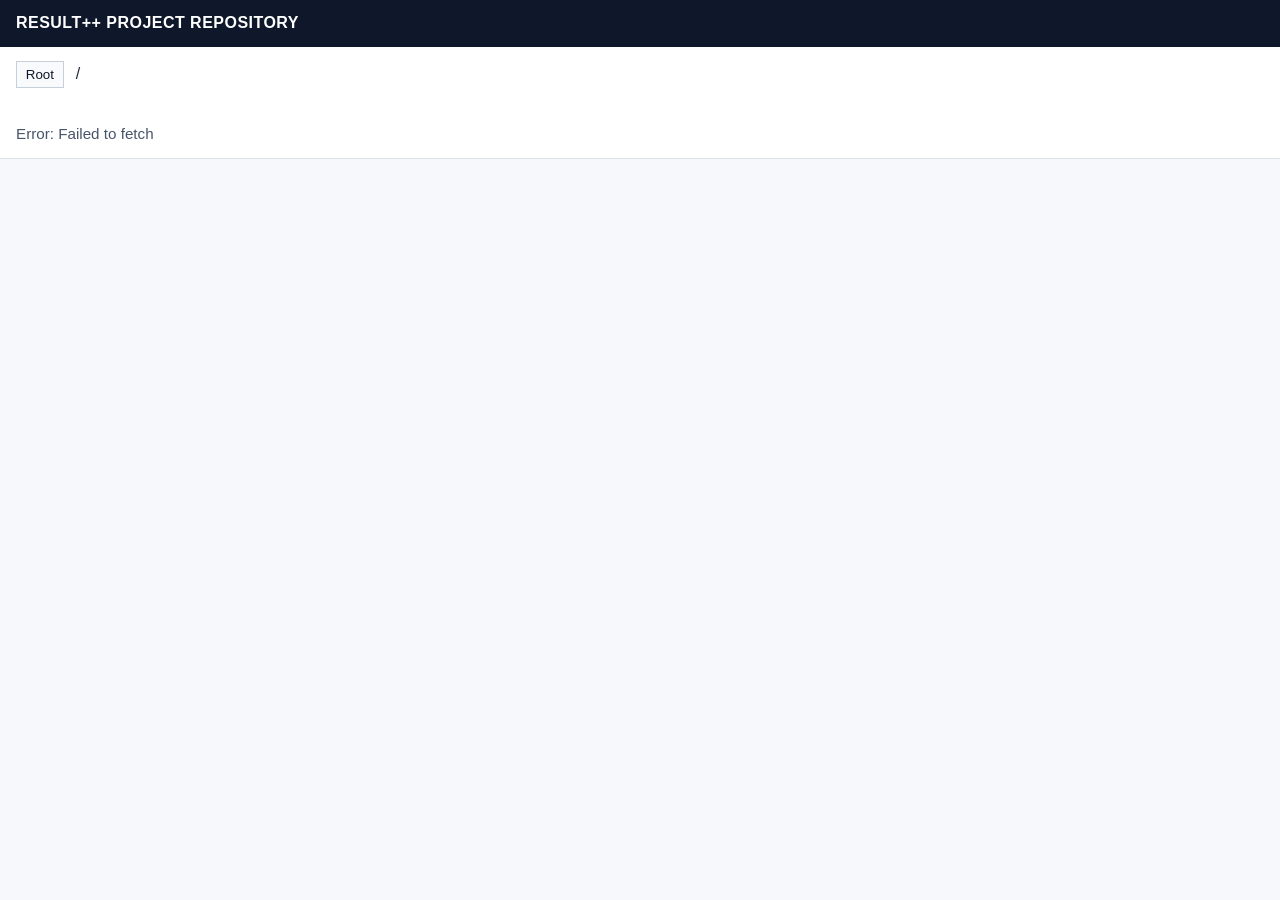
<file: fileselection/index.html>
<!DOCTYPE html>
<html lang="en">
<head>
  <meta charset="UTF-8" />
  <meta name="viewport" content="width=device-width, initial-scale=1.0" />
  <title>File Selection</title>
  <link rel="stylesheet" href="style.css" />
</head>
<body>
  <header>
    <nav class="navbar">
      <div class="navbar-title">RESULT++ PROJECT REPOSITORY</div>
    </nav>

    <section class="file-browser" aria-label="File browser">
      <div class="toolbar">
        <button id="rootBtn" type="button">Root</button>
        <span id="currentPath">/</span>
      </div>

      <div id="breadcrumbs" class="breadcrumbs"></div>
      <div id="items" class="items"></div>
      <p id="status" class="status"></p>
    </section>
  </header>

  <script src="script.js"></script>
  <script>
    let file = "";

    document.addEventListener("change", function (event) {
      const target = event.target;
      if (target && target.matches('input[name="selectedFile"]')) {
        file = target.value;
        console.log(file);
      }
    });
  </script>
</body>
</html>
</file>
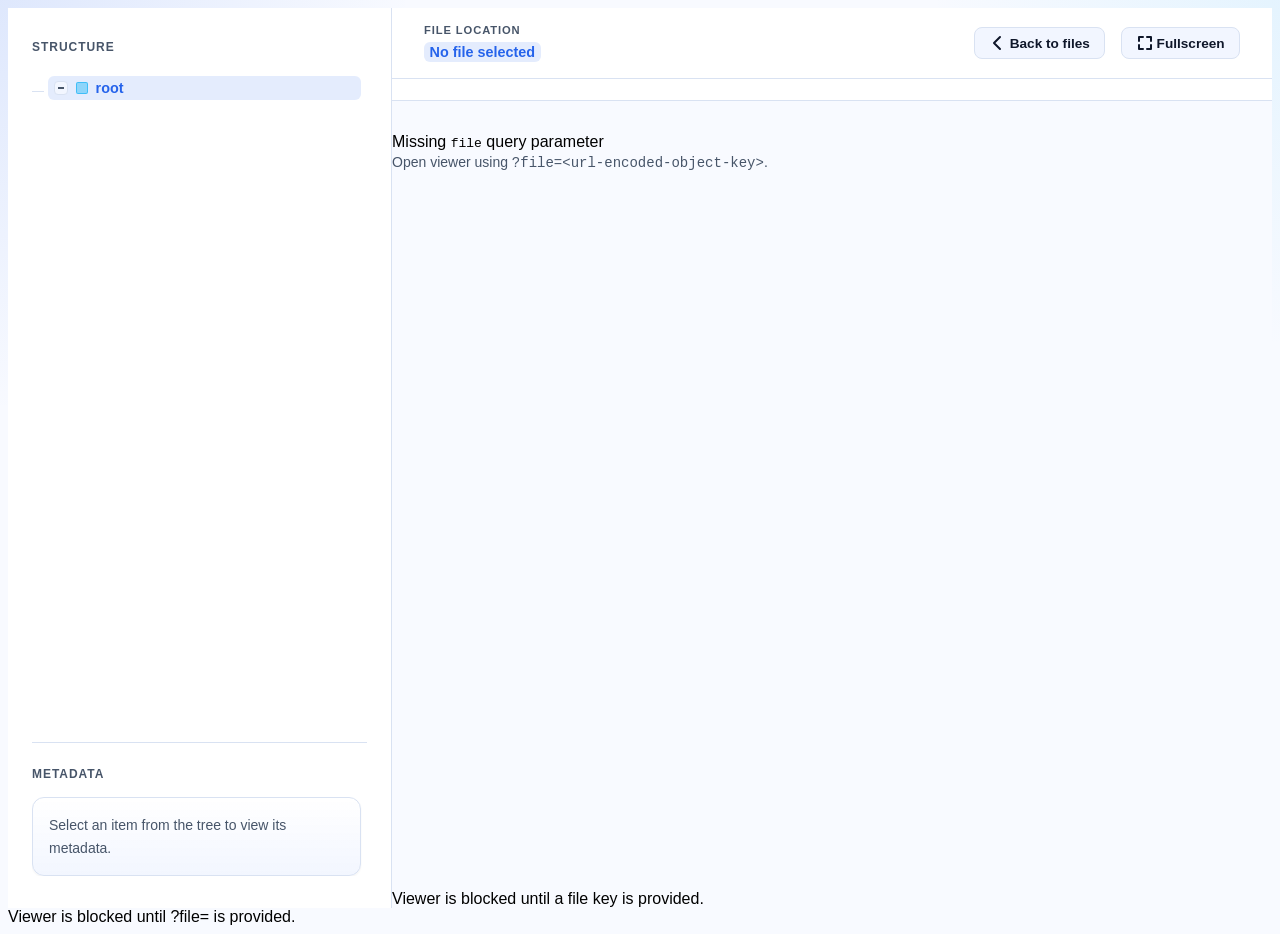
<file: spa-single-page/index.html>
﻿<!doctype html>
<html lang="en">
  <head>
    <!--
      SPA VIEWER INTEGRATION

      This page no longer owns any local file-selection UI.
      The host application is expected to navigate here with a backend object path in the URL.

      Supported query parameters:
      - `?file=<backend-object-key>`  -> primary contract used by the shared viewer runtime
      - `?path=<backend-object-key>`  -> normalized to `file` below for host integrations
      - `?key=<backend-object-key>`   -> normalized to `file` below for host integrations
      - `?filePath=<backend-object-key>` -> normalized to `file` below for host integrations
      - A host page may also expose the selected backend object path in a global `file` variable

      Important:
      - Pass the backend object key/path, not a full browser URL.
      - Shared viewer assets are loaded from `spa/css`, `spa/js`, and `spa/config`
      - The shared runtime reads `?file=` inside `spa/js/app-viewer.js`
    -->
    <meta charset="UTF-8" />
    <meta name="viewport" content="width=device-width, initial-scale=1.0" />
    <title>HDF Viewer</title>

    <!-- Shared viewer styles from the local SPA asset folder. -->
  <link rel="stylesheet" href="style.css" />
        
  </head>
  <body class="spa-layout">
    <!--
      Optional host selector mount point.
      Remove this comment and place your own selector UI here only if this page should render it.
      Example:
      <button type="button" data-file-key="hdf5/sample.hdf5">Open sample</button>
    -->
    <!-- Optional host area. Company page controls like file list / radio buttons can sit here. -->
    <div id="host-selector"></div>
    <!--
      SHARED VIEWER SHELL
      - This markup is rendered by the shared viewer runtime.
      - If you need to change the tree/metadata/display UI, edit files under:
        `spa/css/` and `spa/js/`
    -->
    <!-- Main viewer root. The JS app reads and updates everything inside this block. -->
    <div id="viewer-app" class="viewer-page sidebar-collapsed">
      <!-- Left side: file tree and metadata panel. -->
      <aside id="viewer-sidebar" class="viewer-sidebar">
        <div id="sidebar-header" class="sidebar-top">
          <div class="sidebar-top-row">
            <div class="sidebar-title">HDF Viewer</div>
            <button
              id="sidebar-close-btn"
              class="sidebar-close-btn"
              type="button"
              aria-label="Close sidebar"
            >
              <svg
                width="18"
                height="18"
                viewBox="0 0 18 18"
                fill="none"
                stroke="currentColor"
                stroke-width="2"
                stroke-linecap="round"
              >
                <line x1="4" y1="4" x2="14" y2="14"></line>
                <line x1="14" y1="4" x2="4" y2="14"></line>
              </svg>
            </button>
          </div>
        </div>

        <div id="tree-panel" class="sidebar-section">
          <div class="section-label">Structure</div>
          <div class="sidebar-tree">
            <ul id="tree-list" class="tree-root"></ul>
          </div>
          <div id="tree-status" class="tree-status" aria-live="polite">
            Waiting for file query parameter.
          </div>
        </div>

        <!-- SPA-only metadata mount: the runtime now renders metadata below the tree. -->
        <div id="metadata-panel" class="sidebar-section">
          <div class="section-label">Metadata</div>
          <div class="sidebar-panel-scroll sidebar-metadata-scroll">
            <div class="sidebar-metadata-panel">
              <div class="panel-state">
                <div class="state-text">
                  Select an item from the tree to view its metadata.
                </div>
              </div>
            </div>
          </div>
        </div>
      </aside>

      <!-- Right side: top bar, tabs, charts, table preview, and dataset view. -->
      <section id="viewer-main" class="viewer-main">
        <div id="viewer-topbar" class="viewer-topbar">
          <div class="topbar-left">
            <button
              id="sidebar-toggle-btn"
              class="sidebar-toggle-btn"
              type="button"
              aria-label="Toggle sidebar"
            >
              <svg
                width="20"
                height="20"
                viewBox="0 0 20 20"
                fill="none"
                stroke="currentColor"
                stroke-width="2"
                stroke-linecap="round"
              >
                <line x1="3" y1="5" x2="17" y2="5"></line>
                <line x1="3" y1="10" x2="17" y2="10"></line>
                <line x1="3" y1="15" x2="17" y2="15"></line>
              </svg>
            </button>
            <div class="topbar-path">
              <div class="breadcrumb-label">File location</div>
              <div id="breadcrumb-path" class="breadcrumb">
                <span id="breadcrumb-file" class="crumb active"
                  >No file selected</span
                >
              </div>
            </div>
          </div>

          <div class="topbar-right">
            <button id="viewer-back-btn" class="ghost-btn" type="button">
              <svg
                class="btn-icon"
                width="16"
                height="16"
                viewBox="0 0 16 16"
                fill="none"
                stroke="currentColor"
                stroke-width="2"
                stroke-linecap="round"
                stroke-linejoin="round"
              >
                <polyline points="10 2 4 8 10 14"></polyline>
              </svg>
              <span class="btn-label">Back to files</span>
            </button>
            <button
              id="viewer-fullscreen-btn"
              class="ghost-btn"
              type="button"
              title="Toggle fullscreen"
            >
              <svg
                class="btn-icon"
                width="16"
                height="16"
                viewBox="0 0 16 16"
                fill="none"
                stroke="currentColor"
                stroke-width="2"
                stroke-linecap="round"
                stroke-linejoin="round"
              >
                <path d="M2 6V2h4M14 6V2h-4M2 10v4h4M14 10v4h-4"></path>
              </svg>
              <span class="btn-label">Fullscreen</span>
            </button>
          </div>
        </div>

        <div id="viewer-subbar" class="viewer-subbar" hidden>
          <div id="subbar-tabs" class="subbar-tabs"></div>
          <div id="subbar-actions" class="subbar-actions"></div>
        </div>

        <!-- Main content area. Preview and data UI gets rendered here. -->
        <div id="viewer-panel" class="viewer-panel">
          <div id="display-pane" hidden></div>
          <!-- Kept for DOM compatibility with shared modules; SPA keeps this hidden. -->
          <div id="inspect-pane" hidden></div>
          <div
            id="display-status"
            class="panel-status info"
            role="status"
            aria-live="polite"
          ></div>
          <div
            id="inspect-status"
            class="panel-status info"
            role="status"
            aria-live="polite"
            hidden
          ></div>
        </div>
      </section>
    </div>

    <div
      id="sidebar-backdrop"
      class="sidebar-backdrop"
      style="display: none"
    ></div>
    <!-- Small bottom status area. Boot errors and loading messages show here. -->
    <div
      id="global-status"
      class="panel-status info"
      role="status"
      aria-live="polite"
    >
      Viewer shell loaded. Waiting for file query parameter from host UI.
    </div>

 <script src="script.js"></script>
 </body>
</html>
</file>
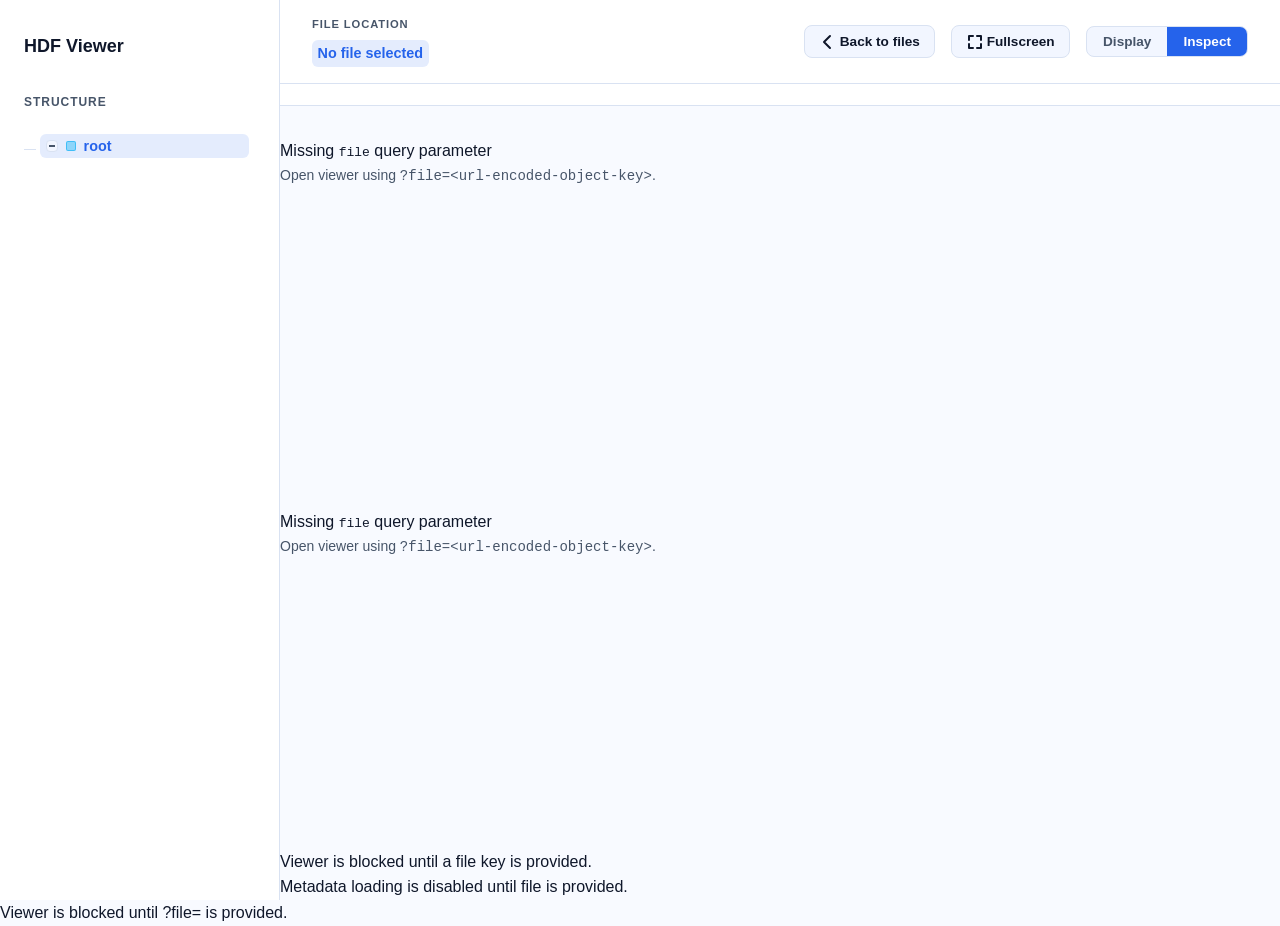
<file: spa/index.html>
<!doctype html>
<html lang="en">
  <head>
    <!--
      SPA VIEWER INTEGRATION

      This page no longer owns any local file-selection UI.
      The host application is expected to navigate here with a backend object path in the URL.

      Supported query parameters:
      - `?file=<backend-object-key>`  -> primary contract used by the shared viewer runtime
      - `?path=<backend-object-key>`  -> normalized to `file` below for host integrations
      - `?key=<backend-object-key>`   -> normalized to `file` below for host integrations
      - `?filePath=<backend-object-key>` -> normalized to `file` below for host integrations

      Important:
      - Pass the backend object key/path, not a full browser URL.
      - Shared viewer assets are loaded from `spa/css`, `spa/js`, and `spa/config`
      - The shared runtime reads `?file=` inside `spa/js/app-viewer.js`
    -->
    <meta charset="UTF-8" />
    <meta name="viewport" content="width=device-width, initial-scale=1.0" />
    <title>HDF Viewer</title>

    <!-- Shared viewer styles from the local SPA asset folder. -->
    <link rel="stylesheet" href="./css/tokens.css" />
    <link rel="stylesheet" href="./css/app.css" />
    <link rel="stylesheet" href="./css/home.css" />
    <link rel="stylesheet" href="./css/viewer.css" />
    <link rel="stylesheet" href="./css/viewer-panel.css" />
    <link rel="stylesheet" href="./css/components/tree.css" />
    <link rel="stylesheet" href="./css/components/table.css" />
    <link rel="stylesheet" href="./css/components/charts.css" />

    <style>
      /* Minimal SPA-only wrapper styles. Viewer styling itself stays in `spa/css/...`. */
      body.spa-layout {
        min-height: 100vh;
        min-height: 100dvh;
        background:
          radial-gradient(
            circle at top left,
            rgba(37, 99, 235, 0.12),
            transparent 26%
          ),
          radial-gradient(
            circle at top right,
            rgba(56, 189, 248, 0.1),
            transparent 22%
          ),
          var(--bg-primary);
      }

      body.spa-layout #viewer-app.viewer-page {
        min-height: 100vh;
        min-height: 100dvh;
        height: 100vh;
        height: 100dvh;
        margin-top: 0;
      }

      #global-status {
        margin: 0;
        border-left: 0;
        border-right: 0;
        border-bottom: 0;
        border-radius: 0;
      }

      /*
        Optional host UI mount point.
        It stays hidden until the host app actually injects its own selector/content here.
      */
      #host-selector:empty {
        display: none;
      }
    </style>
  </head>
  <body class="spa-layout">
    <!--
      Optional host selector mount point.
      Remove this comment and place your own selector UI here only if this page should render it.
      Example:
      <button type="button" data-file-key="hdf5/sample.hdf5">Open sample</button>
    -->
    <div id="host-selector"></div>
    <!--
      SHARED VIEWER SHELL
      - This markup is rendered by the shared viewer runtime.
      - If you need to change the tree/metadata/display UI, edit files under:
        `spa/css/` and `spa/js/`
    -->
    <div id="viewer-app" class="viewer-page sidebar-collapsed">
      <aside id="viewer-sidebar" class="viewer-sidebar">
        <div id="sidebar-header" class="sidebar-top">
          <div class="sidebar-top-row">
            <div class="sidebar-title">HDF Viewer</div>
            <button
              id="sidebar-close-btn"
              class="sidebar-close-btn"
              type="button"
              aria-label="Close sidebar"
            >
              <svg
                width="18"
                height="18"
                viewBox="0 0 18 18"
                fill="none"
                stroke="currentColor"
                stroke-width="2"
                stroke-linecap="round"
              >
                <line x1="4" y1="4" x2="14" y2="14"></line>
                <line x1="14" y1="4" x2="4" y2="14"></line>
              </svg>
            </button>
          </div>
        </div>

        <div id="tree-panel" class="sidebar-section">
          <div class="section-label">Structure</div>
          <div class="sidebar-tree">
            <ul id="tree-list" class="tree-root"></ul>
          </div>
          <div id="tree-status" class="tree-status" aria-live="polite">
            Waiting for file query parameter.
          </div>
        </div>
      </aside>

      <section id="viewer-main" class="viewer-main">
        <div id="viewer-topbar" class="viewer-topbar">
          <div class="topbar-left">
            <button
              id="sidebar-toggle-btn"
              class="sidebar-toggle-btn"
              type="button"
              aria-label="Toggle sidebar"
            >
              <svg
                width="20"
                height="20"
                viewBox="0 0 20 20"
                fill="none"
                stroke="currentColor"
                stroke-width="2"
                stroke-linecap="round"
              >
                <line x1="3" y1="5" x2="17" y2="5"></line>
                <line x1="3" y1="10" x2="17" y2="10"></line>
                <line x1="3" y1="15" x2="17" y2="15"></line>
              </svg>
            </button>
            <div class="topbar-path">
              <div class="breadcrumb-label">File location</div>
              <div id="breadcrumb-path" class="breadcrumb">
                <span id="breadcrumb-file" class="crumb active"
                  >No file selected</span
                >
              </div>
            </div>
          </div>

          <div class="topbar-right">
            <button id="viewer-back-btn" class="ghost-btn" type="button">
              <svg
                class="btn-icon"
                width="16"
                height="16"
                viewBox="0 0 16 16"
                fill="none"
                stroke="currentColor"
                stroke-width="2"
                stroke-linecap="round"
                stroke-linejoin="round"
              >
                <polyline points="10 2 4 8 10 14"></polyline>
              </svg>
              <span class="btn-label">Back to files</span>
            </button>
            <button
              id="viewer-fullscreen-btn"
              class="ghost-btn"
              type="button"
              title="Toggle fullscreen"
            >
              <svg
                class="btn-icon"
                width="16"
                height="16"
                viewBox="0 0 16 16"
                fill="none"
                stroke="currentColor"
                stroke-width="2"
                stroke-linecap="round"
                stroke-linejoin="round"
              >
                <path d="M2 6V2h4M14 6V2h-4M2 10v4h4M14 10v4h-4"></path>
              </svg>
              <span class="btn-label">Fullscreen</span>
            </button>
            <div class="segmented">
              <button class="seg-btn" data-view-mode="display" type="button">
                Display
              </button>
              <button
                class="seg-btn active"
                data-view-mode="inspect"
                type="button"
              >
                Inspect
              </button>
            </div>
          </div>
        </div>

        <div id="viewer-subbar" class="viewer-subbar" hidden>
          <div id="subbar-tabs" class="subbar-tabs"></div>
          <div id="subbar-actions" class="subbar-actions"></div>
        </div>

        <div id="viewer-panel" class="viewer-panel">
          <div id="display-pane" hidden></div>
          <div id="inspect-pane"></div>
          <div
            id="display-status"
            class="panel-status info"
            role="status"
            aria-live="polite"
          ></div>
          <div
            id="inspect-status"
            class="panel-status info"
            role="status"
            aria-live="polite"
          ></div>
        </div>
      </section>
    </div>

    <div
      id="sidebar-backdrop"
      class="sidebar-backdrop"
      style="display: none"
    ></div>
    <div
      id="global-status"
      class="panel-status info"
      role="status"
      aria-live="polite"
    >
      Viewer shell loaded. Waiting for file query parameter from host UI.
    </div>

    <!-- Shared runtime config from the local SPA asset folder. -->
    <script src="./config/runtime-config.js"></script>

    <!--
      HOST PARAM NORMALIZER
      - Keeps the shared viewer runtime unchanged.
      - If the host UI passes `path`, `key`, or `filePath`, this normalizes it to `file`
        before `spa/js/app-viewer.js` boots.
      - If your host UI already sends `?file=<backend-object-key>`, you do not need to change this.
    -->
    <script>
      (function hostFileBridge() {
        function setFileParam(fileKey) {
          var params = new URLSearchParams(window.location.search);
          params.set("file", fileKey);

          if (typeof window.history.replaceState === "function") {
            window.history.replaceState(
              {},
              "",
              window.location.pathname +
                "?" +
                params.toString() +
                window.location.hash,
            );
          }
        }

        function normalizeIncomingFileParam() {
          var params = new URLSearchParams(window.location.search);
          if (params.get("file")) {
            return;
          }

          var externalKey =
            params.get("path") || params.get("key") || params.get("filePath");

          if (!externalKey) {
            return;
          }

          setFileParam(externalKey);
        }

        function openFileFromHostUi(fileKey) {
          if (!fileKey) {
            return;
          }

          setFileParam(fileKey);

          if (
            window.actions &&
            typeof window.actions.openViewer === "function"
          ) {
            window.actions.openViewer({ key: fileKey, etag: null });

            if (typeof window.actions.loadFiles === "function") {
              window.actions.loadFiles();
            }
          }
        }

        document.addEventListener("click", function (event) {
          var button = event.target.closest("[data-file-key]");
          if (!button) {
            return;
          }

          openFileFromHostUi(button.getAttribute("data-file-key") || "");
        });

        window.openFileFromHostUi = openFileFromHostUi;

        normalizeIncomingFileParam();
      })();
    </script>

    <!--
      SHARED VIEWER RUNTIME SCRIPTS
      - Loaded from `spa/js/...`
      - Script order matters.
      - Deep-link opening is handled by `spa/js/app-viewer.js`
    -->
       

    <script src="./js/core/namespace.js" defer></script>
    <script src="./js/core/config.js" defer></script>
    <script src="./js/core/domRefs.js" defer></script>

    <script src="./js/utils/format.js" defer></script>
    <script src="./js/utils/lru.js" defer></script>
    <script src="./js/utils/export.js" defer></script>

    <script src="./js/api/client.js" defer></script>
    <script src="./js/api/contracts.js" defer></script>
    <script src="./js/api/hdf5Service.js" defer></script>

    <script src="./js/state/store.js" defer></script>
    <script src="./js/state/reducers/utils.js" defer></script>
    <script src="./js/state/reducers/filesActions.js" defer></script>
    <script src="./js/state/reducers/treeActions.js" defer></script>
    <script src="./js/state/reducers/viewActions.js" defer></script>
    <script src="./js/state/reducers/displayConfigActions.js" defer></script>
    <script src="./js/state/reducers/dataActions.js" defer></script>
    <script src="./js/state/reducers/compareActions.js" defer></script>
    <script src="./js/state/reducers.js" defer></script>

    <script src="./js/components/viewerPanel/shared.js" defer></script>
    <script src="./js/components/viewerPanel/render/config.js" defer></script>
    <script src="./js/components/viewerPanel/render/previews.js" defer></script>
    <script src="./js/components/viewerPanel/render/dimensionControls.js" defer></script>
    <script src="./js/components/viewerPanel/render/sections.js" defer></script>
    <script src="./js/components/viewerPanel/render.js" defer></script>
    <script src="./js/components/viewerPanel/runtime/common.js" defer></script>
    <script src="./js/components/viewerPanel/runtime/matrixRuntime.js" defer></script>
    <script src="./js/components/viewerPanel/runtime/lineRuntime.js" defer></script>
    <script src="./js/components/viewerPanel/runtime/heatmapRuntime.js" defer></script>
    <script src="./js/components/viewerPanel/runtime/bindEvents.js" defer></script>
    <script src="./js/components/viewerPanel/runtime.js" defer></script>
    <script src="./js/components/viewerPanel.js" defer></script>

    <script src="./js/components/sidebarTree.js" defer></script>
    <script src="./js/views/viewerView.js" defer></script>

    <script src="./js/app-viewer.js" defer></script>
  </body>
</html>
</file>
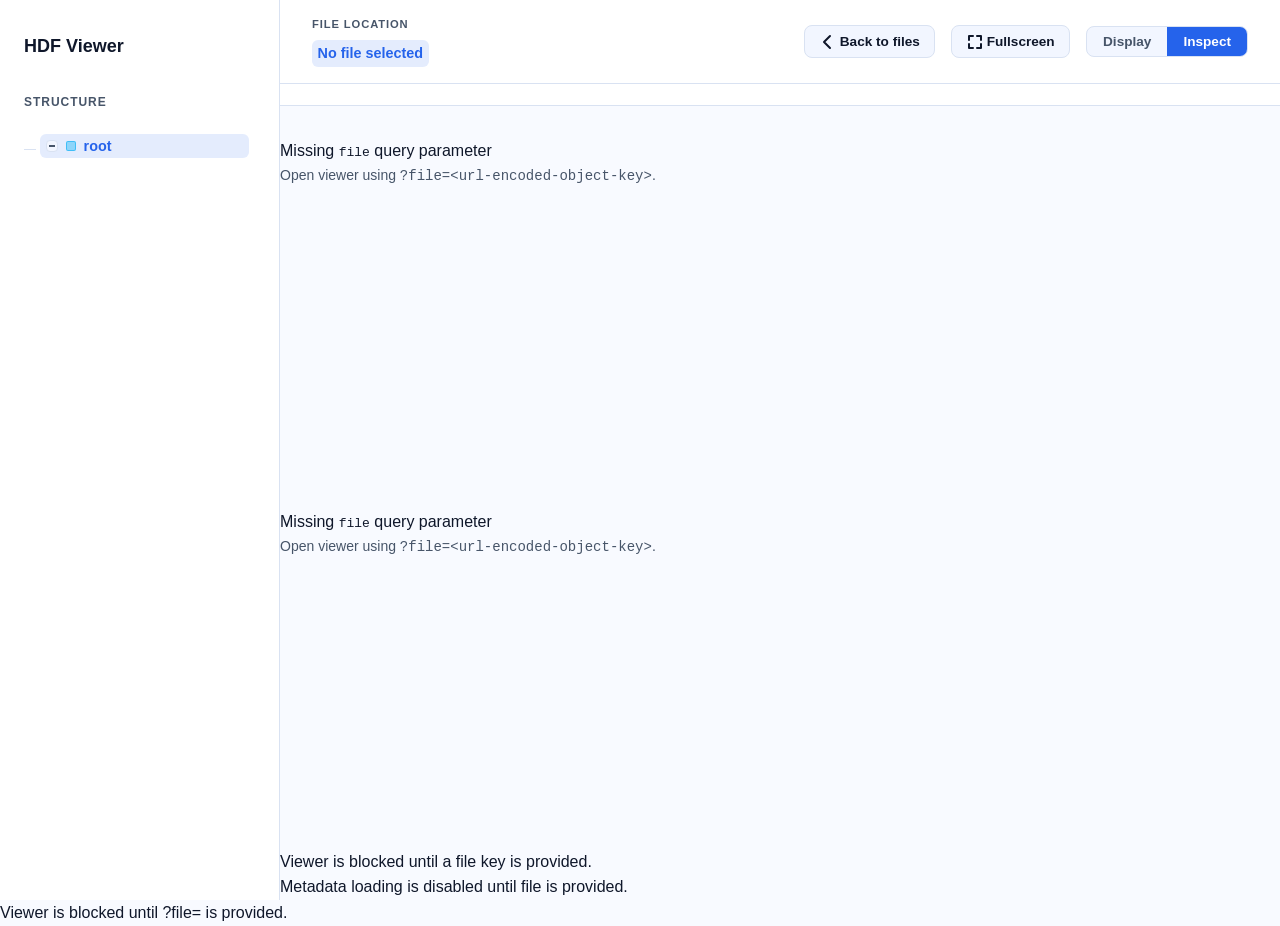
<file: viewer_html/index.html>
<!doctype html>
<!-- Viewer HTML entry shell: static ID-driven layout and ordered plain-script boot sequence -->
<html lang="en">
  <head>
    <meta charset="UTF-8" />
    <meta name="viewport" content="width=device-width, initial-scale=1.0" />
    <title>HDF Viewer</title>

    <link rel="stylesheet" href="./css/tokens.css" />
    <link rel="stylesheet" href="./css/app.css" />
    <link rel="stylesheet" href="./css/home.css" />
    <link rel="stylesheet" href="./css/viewer.css" />
    <link rel="stylesheet" href="./css/viewer-panel.css" />
    <link rel="stylesheet" href="./css/components/tree.css" />
    <link rel="stylesheet" href="./css/components/table.css" />
    <link rel="stylesheet" href="./css/components/charts.css" />
  </head>
  <body>
    <div id="viewer-app" class="viewer-page sidebar-collapsed">
      <aside id="viewer-sidebar" class="viewer-sidebar">
        <div id="sidebar-header" class="sidebar-top">
          <div class="sidebar-top-row">
            <div class="sidebar-title">HDF Viewer</div>
            <button id="sidebar-close-btn" class="sidebar-close-btn" type="button" aria-label="Close sidebar">
              <svg width="18" height="18" viewBox="0 0 18 18" fill="none" stroke="currentColor" stroke-width="2" stroke-linecap="round">
                <line x1="4" y1="4" x2="14" y2="14"></line>
                <line x1="14" y1="4" x2="4" y2="14"></line>
              </svg>
            </button>
          </div>
        </div>

        <div id="tree-panel" class="sidebar-section">
          <div class="section-label">Structure</div>
          <div class="sidebar-tree">
            <ul id="tree-list" class="tree-root"></ul>
          </div>
          <div id="tree-status" class="tree-status" aria-live="polite">Waiting for file query parameter.</div>
        </div>
      </aside>

      <section id="viewer-main" class="viewer-main">
        <div id="viewer-topbar" class="viewer-topbar">
          <div class="topbar-left">
            <button id="sidebar-toggle-btn" class="sidebar-toggle-btn" type="button" aria-label="Toggle sidebar">
              <svg width="20" height="20" viewBox="0 0 20 20" fill="none" stroke="currentColor" stroke-width="2" stroke-linecap="round">
                <line x1="3" y1="5" x2="17" y2="5"></line>
                <line x1="3" y1="10" x2="17" y2="10"></line>
                <line x1="3" y1="15" x2="17" y2="15"></line>
              </svg>
            </button>
            <div class="topbar-path">
              <div class="breadcrumb-label">File location</div>
              <div id="breadcrumb-path" class="breadcrumb">
                <span id="breadcrumb-file" class="crumb active">No file selected</span>
              </div>
            </div>
          </div>

          <div class="topbar-right">
            <button id="viewer-back-btn" class="ghost-btn" type="button">
              <svg class="btn-icon" width="16" height="16" viewBox="0 0 16 16" fill="none" stroke="currentColor" stroke-width="2" stroke-linecap="round" stroke-linejoin="round"><polyline points="10 2 4 8 10 14"></polyline></svg>
              <span class="btn-label">Back to files</span>
            </button>
            <button id="viewer-fullscreen-btn" class="ghost-btn" type="button" title="Toggle fullscreen">
              <svg class="btn-icon" width="16" height="16" viewBox="0 0 16 16" fill="none" stroke="currentColor" stroke-width="2" stroke-linecap="round" stroke-linejoin="round"><path d="M2 6V2h4M14 6V2h-4M2 10v4h4M14 10v4h-4"></path></svg>
              <span class="btn-label">Fullscreen</span>
            </button>
            <div class="segmented">
              <button class="seg-btn" data-view-mode="display" type="button">Display</button>
              <button class="seg-btn active" data-view-mode="inspect" type="button">Inspect</button>
            </div>
          </div>
        </div>

        <div id="viewer-subbar" class="viewer-subbar" hidden>
          <div id="subbar-tabs" class="subbar-tabs"></div>
          <div id="subbar-actions" class="subbar-actions"></div>
        </div>

        <div id="viewer-panel" class="viewer-panel">
          <div id="display-pane" hidden></div>
          <div id="inspect-pane"></div>
          <div id="display-status" class="panel-status info" role="status" aria-live="polite"></div>
          <div id="inspect-status" class="panel-status info" role="status" aria-live="polite"></div>
        </div>
      </section>
    </div>

    <div id="sidebar-backdrop" class="sidebar-backdrop" style="display:none"></div>
    <div id="global-status" class="panel-status info" role="status" aria-live="polite">
      Viewer shell loaded. Waiting for file query parameter.
    </div>

    <script src="./config/runtime-config.js"></script>

    <script src="./js/core/namespace.js" defer></script>
    <script src="./js/core/config.js" defer></script>
    <script src="./js/core/domRefs.js" defer></script>

    <script src="./js/utils/format.js" defer></script>
    <script src="./js/utils/lru.js" defer></script>
    <script src="./js/utils/export.js" defer></script>

    <script src="./js/api/client.js" defer></script>
    <script src="./js/api/contracts.js" defer></script>
    <script src="./js/api/hdf5Service.js" defer></script>

    <script src="./js/state/store.js" defer></script>
    <script src="./js/state/reducers/utils.js" defer></script>
    <script src="./js/state/reducers/filesActions.js" defer></script>
    <script src="./js/state/reducers/treeActions.js" defer></script>
    <script src="./js/state/reducers/viewActions.js" defer></script>
    <script src="./js/state/reducers/displayConfigActions.js" defer></script>
    <script src="./js/state/reducers/dataActions.js" defer></script>
    <script src="./js/state/reducers/compareActions.js" defer></script>
    <script src="./js/state/reducers.js" defer></script>

    <script src="./js/components/viewerPanel/shared.js" defer></script>
    <script src="./js/components/viewerPanel/render/config.js" defer></script>
    <script src="./js/components/viewerPanel/render/previews.js" defer></script>
    <script src="./js/components/viewerPanel/render/dimensionControls.js" defer></script>
    <script src="./js/components/viewerPanel/render/sections.js" defer></script>
    <script src="./js/components/viewerPanel/render.js" defer></script>
    <script src="./js/components/viewerPanel/runtime/common.js" defer></script>
    <script src="./js/components/viewerPanel/runtime/matrixRuntime.js" defer></script>
    <script src="./js/components/viewerPanel/runtime/lineRuntime.js" defer></script>
    <script src="./js/components/viewerPanel/runtime/heatmapRuntime.js" defer></script>
    <script src="./js/components/viewerPanel/runtime/bindEvents.js" defer></script>
    <script src="./js/components/viewerPanel/runtime.js" defer></script>
    <script src="./js/components/viewerPanel.js" defer></script>

    <script src="./js/components/sidebarTree.js" defer></script>
    <script src="./js/views/viewerView.js" defer></script>

    <script src="./js/app-viewer.js" defer></script>
  </body>
</html>
</file>
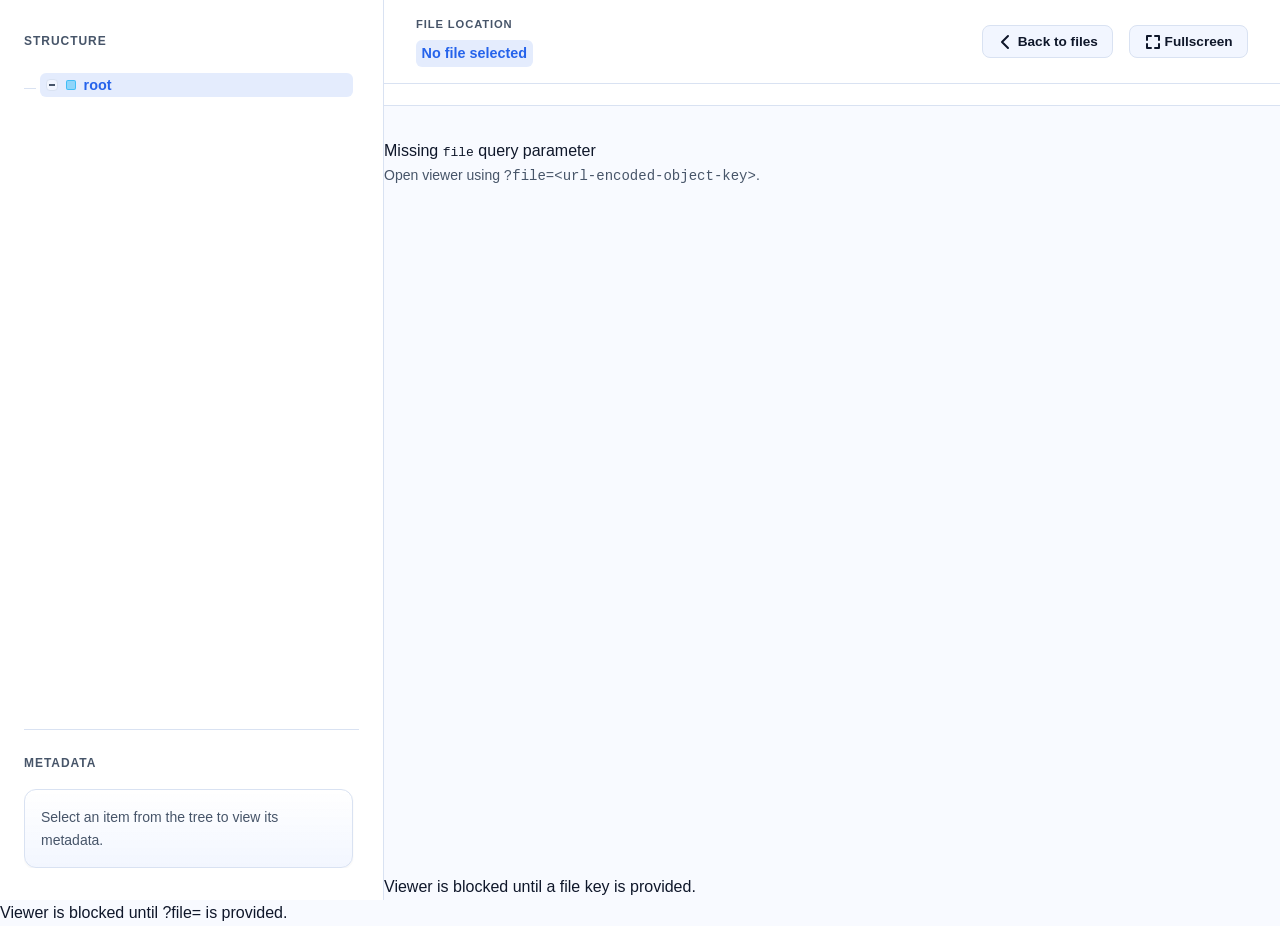
<file: Not_used/spa/index.html>
<!doctype html>
<html lang="en">
  <head>
    <!--
      SPA VIEWER INTEGRATION

      This page no longer owns any local file-selection UI.
      The host application is expected to navigate here with a backend object path in the URL.

      Supported query parameters:
      - `?file=<backend-object-key>`  -> primary contract used by the shared viewer runtime
      - `?path=<backend-object-key>`  -> normalized to `file` below for host integrations
      - `?key=<backend-object-key>`   -> normalized to `file` below for host integrations
      - `?filePath=<backend-object-key>` -> normalized to `file` below for host integrations
      - A host page may also expose the selected backend object path in a global `file` variable

      Important:
      - Pass the backend object key/path, not a full browser URL.
      - Shared viewer assets are loaded from `spa/css`, `spa/js`, and `spa/config`
      - The shared runtime reads `?file=` inside `spa/js/app-viewer.js`
    -->
    <meta charset="UTF-8" />
    <meta name="viewport" content="width=device-width, initial-scale=1.0" />
    <title>HDF Viewer</title>

    <!-- Shared viewer styles from the local SPA asset folder. -->
    <link rel="stylesheet" href="./css/tokens.css" />
    <link rel="stylesheet" href="./css/app.css" />
    <link rel="stylesheet" href="./css/home.css" />
    <link rel="stylesheet" href="./css/viewer.css" />
    <link rel="stylesheet" href="./css/viewer-panel.css" />
    <link rel="stylesheet" href="./css/components/tree.css" />
    <link rel="stylesheet" href="./css/components/table.css" />
    <link rel="stylesheet" href="./css/components/charts.css" />

    <style>
      /* Minimal SPA-only wrapper styles. Viewer styling itself stays in `spa/css/...`. */
      body.spa-layout {
        min-height: 100vh;
        min-height: 100dvh;
        background:
          radial-gradient(
            circle at top left,
            rgba(37, 99, 235, 0.12),
            transparent 26%
          ),
          radial-gradient(
            circle at top right,
            rgba(56, 189, 248, 0.1),
            transparent 22%
          ),
          var(--bg-primary);
      }

      body.spa-layout #viewer-app.viewer-page {
        min-height: 100vh;
        min-height: 100dvh;
        height: 100vh;
        height: 100dvh;
        margin-top: 0;
      }

      #global-status {
        margin: 0;
        border-left: 0;
        border-right: 0;
        border-bottom: 0;
        border-radius: 0;
      }

      /*
        Optional host UI mount point.
        It stays hidden until the host app actually injects its own selector/content here.
      */
      #host-selector:empty {
        display: none;
      }
    </style>
  </head>
  <body class="spa-layout">
    <!--
      Optional host selector mount point.
      Remove this comment and place your own selector UI here only if this page should render it.
      Example:
      <button type="button" data-file-key="hdf5/sample.hdf5">Open sample</button>
    -->
    <div id="host-selector"></div>
    <!--
      SHARED VIEWER SHELL
      - This markup is rendered by the shared viewer runtime.
      - If you need to change the tree/metadata/display UI, edit files under:
        `spa/css/` and `spa/js/`
    -->
    <div id="viewer-app" class="viewer-page sidebar-collapsed">
      <aside id="viewer-sidebar" class="viewer-sidebar">
        <div id="sidebar-header" class="sidebar-top">
          <div class="sidebar-top-row">
            <div class="sidebar-title">HDF Viewer</div>
            <button
              id="sidebar-close-btn"
              class="sidebar-close-btn"
              type="button"
              aria-label="Close sidebar"
            >
              <svg
                width="18"
                height="18"
                viewBox="0 0 18 18"
                fill="none"
                stroke="currentColor"
                stroke-width="2"
                stroke-linecap="round"
              >
                <line x1="4" y1="4" x2="14" y2="14"></line>
                <line x1="14" y1="4" x2="4" y2="14"></line>
              </svg>
            </button>
          </div>
        </div>

        <div id="tree-panel" class="sidebar-section">
          <div class="section-label">Structure</div>
          <div class="sidebar-tree">
            <ul id="tree-list" class="tree-root"></ul>
          </div>
          <div id="tree-status" class="tree-status" aria-live="polite">
            Waiting for file query parameter.
          </div>
        </div>

        <!-- SPA-only metadata mount: the runtime now renders metadata below the tree. -->
        <div id="metadata-panel" class="sidebar-section">
          <div class="section-label">Metadata</div>
          <div class="sidebar-panel-scroll sidebar-metadata-scroll">
            <div class="sidebar-metadata-panel">
              <div class="panel-state">
                <div class="state-text">
                  Select an item from the tree to view its metadata.
                </div>
              </div>
            </div>
          </div>
        </div>
      </aside>

      <section id="viewer-main" class="viewer-main">
        <div id="viewer-topbar" class="viewer-topbar">
          <div class="topbar-left">
            <button
              id="sidebar-toggle-btn"
              class="sidebar-toggle-btn"
              type="button"
              aria-label="Toggle sidebar"
            >
              <svg
                width="20"
                height="20"
                viewBox="0 0 20 20"
                fill="none"
                stroke="currentColor"
                stroke-width="2"
                stroke-linecap="round"
              >
                <line x1="3" y1="5" x2="17" y2="5"></line>
                <line x1="3" y1="10" x2="17" y2="10"></line>
                <line x1="3" y1="15" x2="17" y2="15"></line>
              </svg>
            </button>
            <div class="topbar-path">
              <div class="breadcrumb-label">File location</div>
              <div id="breadcrumb-path" class="breadcrumb">
                <span id="breadcrumb-file" class="crumb active"
                  >No file selected</span
                >
              </div>
            </div>
          </div>

          <div class="topbar-right">
            <button id="viewer-back-btn" class="ghost-btn" type="button">
              <svg
                class="btn-icon"
                width="16"
                height="16"
                viewBox="0 0 16 16"
                fill="none"
                stroke="currentColor"
                stroke-width="2"
                stroke-linecap="round"
                stroke-linejoin="round"
              >
                <polyline points="10 2 4 8 10 14"></polyline>
              </svg>
              <span class="btn-label">Back to files</span>
            </button>
            <button
              id="viewer-fullscreen-btn"
              class="ghost-btn"
              type="button"
              title="Toggle fullscreen"
            >
              <svg
                class="btn-icon"
                width="16"
                height="16"
                viewBox="0 0 16 16"
                fill="none"
                stroke="currentColor"
                stroke-width="2"
                stroke-linecap="round"
                stroke-linejoin="round"
              >
                <path d="M2 6V2h4M14 6V2h-4M2 10v4h4M14 10v4h-4"></path>
              </svg>
              <span class="btn-label">Fullscreen</span>
            </button>
          </div>
        </div>

        <div id="viewer-subbar" class="viewer-subbar" hidden>
          <div id="subbar-tabs" class="subbar-tabs"></div>
          <div id="subbar-actions" class="subbar-actions"></div>
        </div>

        <div id="viewer-panel" class="viewer-panel">
          <div id="display-pane" hidden></div>
          <!-- Kept for DOM compatibility with shared modules; SPA keeps this hidden. -->
          <div id="inspect-pane" hidden></div>
          <div
            id="display-status"
            class="panel-status info"
            role="status"
            aria-live="polite"
          ></div>
          <div
            id="inspect-status"
            class="panel-status info"
            role="status"
            aria-live="polite"
            hidden
          ></div>
        </div>
      </section>
    </div>

    <div
      id="sidebar-backdrop"
      class="sidebar-backdrop"
      style="display: none"
    ></div>
    <div
      id="global-status"
      class="panel-status info"
      role="status"
      aria-live="polite"
    >
      Viewer shell loaded. Waiting for file query parameter from host UI.
    </div>

    <!-- Shared runtime config from the local SPA asset folder. -->
    <script src="./config/runtime-config.js"></script>

    <!--
      HOST PARAM NORMALIZER
      - Keeps the shared viewer runtime unchanged.
      - If the host UI passes `path`, `key`, or `filePath`, this normalizes it to `file`
        before `spa/js/app-viewer.js` boots.
      - If the host page already stores the selected path in a global `file` variable,
        this bridge reads that too.
      - If your host UI already sends `?file=<backend-object-key>`, you do not need to change this.
    -->
    <script>
      (function hostFileBridge() {
        function normalizeFileKey(value) {
          if (typeof value !== "string") {
            return "";
          }

          return value.trim();
        }

        function readHostFileVariable() {
          if (typeof file !== "undefined") {
            return normalizeFileKey(file);
          }

          return normalizeFileKey(window.file);
        }

        function setFileParam(fileKey) {
          var params = new URLSearchParams(window.location.search);
          params.set("file", fileKey);

          if (typeof window.history.replaceState === "function") {
            window.history.replaceState(
              {},
              "",
              window.location.pathname +
                "?" +
                params.toString() +
                window.location.hash,
            );
          }
        }

        function normalizeIncomingFileParam() {
          var params = new URLSearchParams(window.location.search);
          if (params.get("file")) {
            return;
          }

          var externalKey =
            params.get("path") || params.get("key") || params.get("filePath");

          if (!externalKey) {
            externalKey = readHostFileVariable();
          }

          if (!externalKey) {
            return;
          }

          setFileParam(externalKey);
        }

        function openFileFromHostUi(fileKey) {
          if (!fileKey) {
            return;
          }

          setFileParam(fileKey);

          if (
            window.actions &&
            typeof window.actions.openViewer === "function"
          ) {
            window.actions.openViewer({ key: fileKey, etag: null });

            if (typeof window.actions.loadFiles === "function") {
              window.actions.loadFiles();
            }
          }
        }

        document.addEventListener("click", function (event) {
          var button = event.target.closest("[data-file-key]");
          if (!button) {
            return;
          }

          openFileFromHostUi(button.getAttribute("data-file-key") || "");
        });

        window.openFileFromHostUi = openFileFromHostUi;
        window.syncHostFileVariable = function syncHostFileVariable() {
          var hostFileKey = readHostFileVariable();
          if (!hostFileKey) {
            return;
          }

          openFileFromHostUi(hostFileKey);
        };

        normalizeIncomingFileParam();
      })();
    </script>

    <!--
      SHARED VIEWER RUNTIME SCRIPTS
      - Loaded from `spa/js/...`
      - Script order matters.
      - Deep-link opening is handled by `spa/js/app-viewer.js`
    -->
       

    <script src="./js/core/namespace.js" defer></script>
    <script src="./js/core/config.js" defer></script>
    <script src="./js/core/domRefs.js" defer></script>

    <script src="./js/utils/format.js" defer></script>
    <script src="./js/utils/lru.js" defer></script>
    <script src="./js/utils/export.js" defer></script>

    <script src="./js/api/client.js" defer></script>
    <script src="./js/api/contracts.js" defer></script>
    <script src="./js/api/hdf5Service.js" defer></script>

    <script src="./js/state/store.js" defer></script>
    <script src="./js/state/reducers/utils.js" defer></script>
    <script src="./js/state/reducers/filesActions.js" defer></script>
    <script src="./js/state/reducers/treeActions.js" defer></script>
    <script src="./js/state/reducers/viewActions.js" defer></script>
    <script src="./js/state/reducers/displayConfigActions.js" defer></script>
    <script src="./js/state/reducers/dataActions.js" defer></script>
    <script src="./js/state/reducers/compareActions.js" defer></script>
    <script src="./js/state/reducers.js" defer></script>

    <script src="./js/components/viewerPanel/shared.js" defer></script>
    <script src="./js/components/viewerPanel/render/config.js" defer></script>
    <script src="./js/components/viewerPanel/render/previews.js" defer></script>
    <script src="./js/components/viewerPanel/render/dimensionControls.js" defer></script>
    <script src="./js/components/viewerPanel/render/sections.js" defer></script>
    <script src="./js/components/viewerPanel/render.js" defer></script>
    <script src="./js/components/viewerPanel/runtime/common.js" defer></script>
    <script src="./js/components/viewerPanel/runtime/matrixRuntime.js" defer></script>
    <script src="./js/components/viewerPanel/runtime/lineRuntime.js" defer></script>
    <script src="./js/components/viewerPanel/runtime/heatmapRuntime.js" defer></script>
    <script src="./js/components/viewerPanel/runtime/bindEvents.js" defer></script>
    <script src="./js/components/viewerPanel/runtime.js" defer></script>
    <script src="./js/components/viewerPanel.js" defer></script>

    <script src="./js/components/sidebarTree.js" defer></script>
    <script src="./js/views/viewerView.js" defer></script>

    <script src="./js/app-viewer.js" defer></script>
  </body>
</html>
</file>
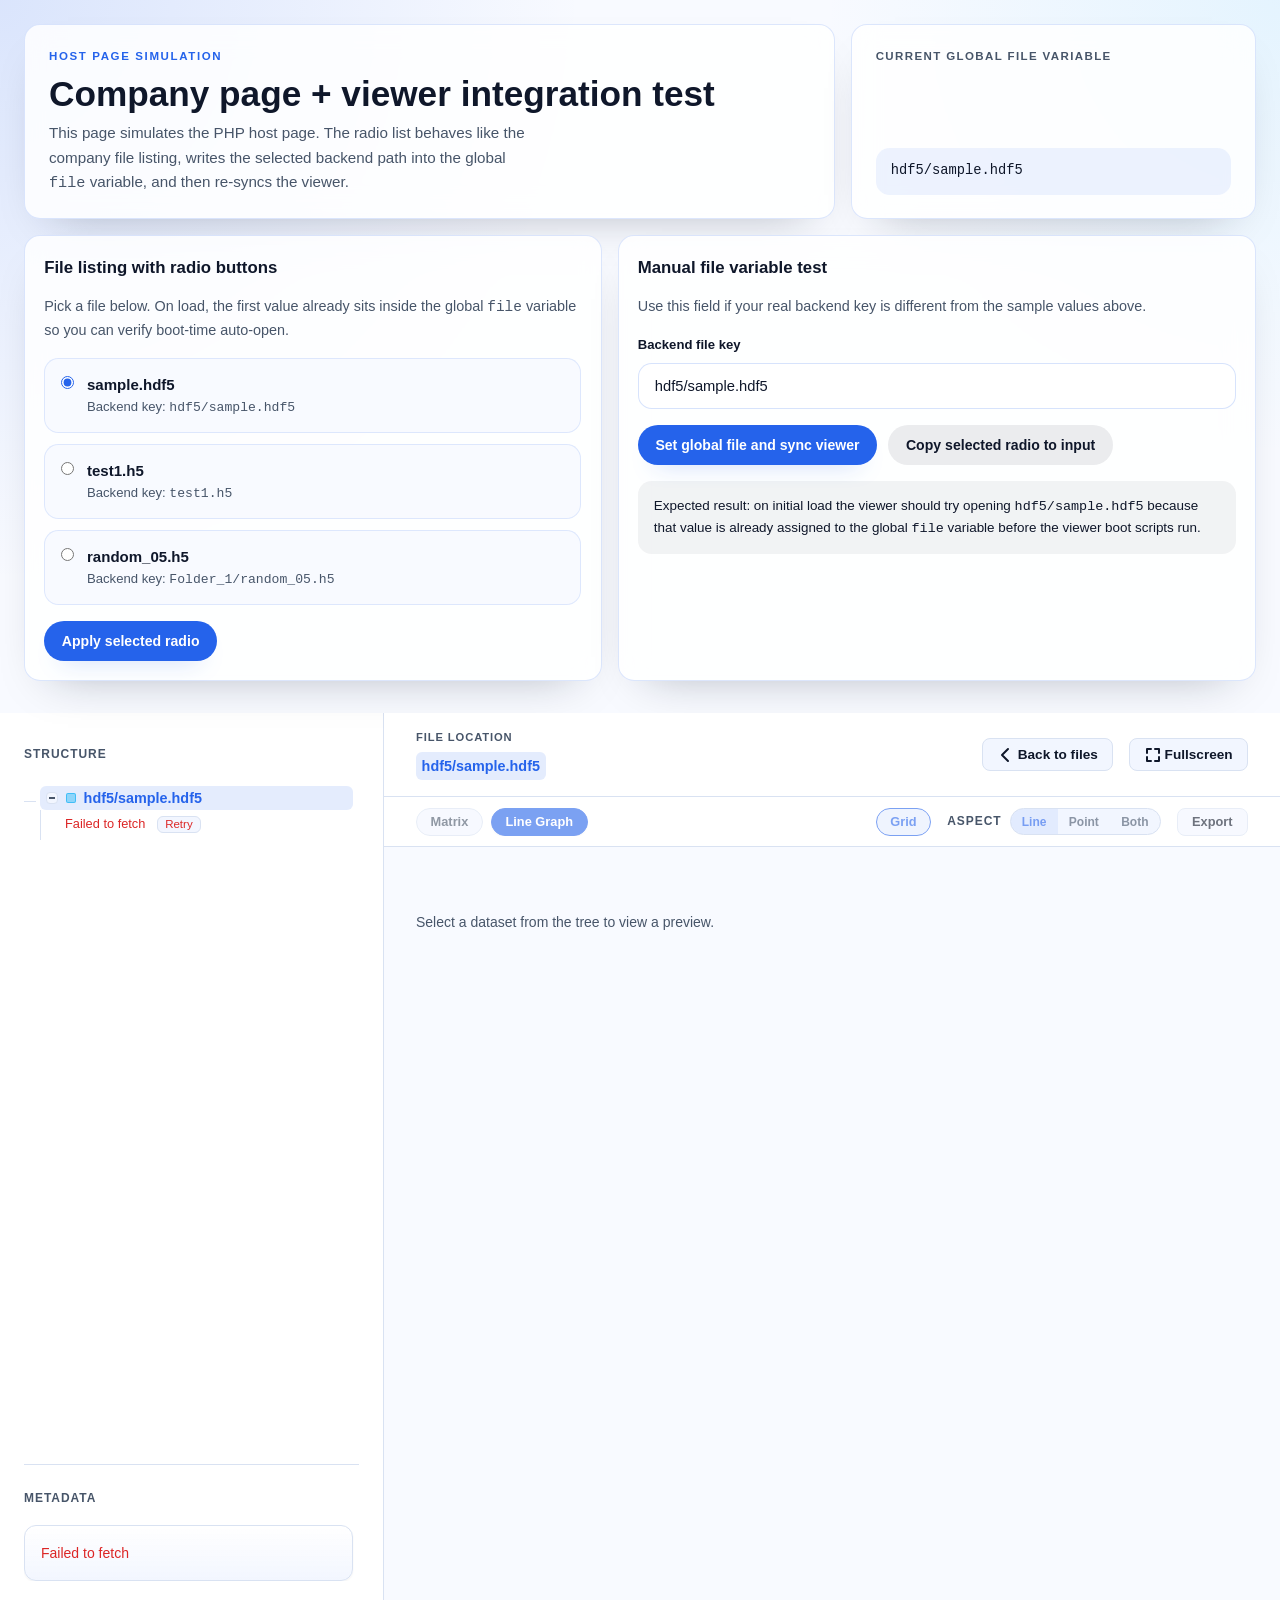
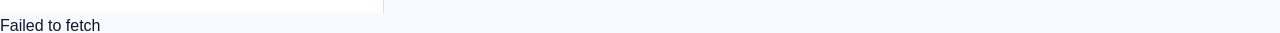
<file: Not_used/spa/host-radio-integration-test.html>
<!doctype html>
<html lang="en">
  <head>
    <meta charset="UTF-8" />
    <meta name="viewport" content="width=device-width, initial-scale=1.0" />
    <title>HDF Viewer Host Integration Test</title>

    <link rel="stylesheet" href="./css/tokens.css" />
    <link rel="stylesheet" href="./css/app.css" />
    <link rel="stylesheet" href="./css/home.css" />
    <link rel="stylesheet" href="./css/viewer.css" />
    <link rel="stylesheet" href="./css/viewer-panel.css" />
    <link rel="stylesheet" href="./css/components/tree.css" />
    <link rel="stylesheet" href="./css/components/table.css" />
    <link rel="stylesheet" href="./css/components/charts.css" />

    <style>
      body.host-layout {
        min-height: 100vh;
        min-height: 100dvh;
        background:
          radial-gradient(circle at top left, rgba(37, 99, 235, 0.14), transparent 28%),
          radial-gradient(circle at top right, rgba(56, 189, 248, 0.1), transparent 22%),
          var(--bg-primary);
      }

      .host-shell {
        max-width: 1400px;
        margin: 0 auto;
        padding: 1.5rem 1.5rem 1rem;
      }

      .host-banner {
        display: grid;
        grid-template-columns: minmax(0, 1.8fr) minmax(280px, 0.9fr);
        gap: 1rem;
        margin-bottom: 1rem;
      }

      .host-card {
        background: rgba(255, 255, 255, 0.84);
        border: 1px solid rgba(37, 99, 235, 0.16);
        border-radius: 1rem;
        box-shadow: 0 20px 45px -28px rgba(15, 23, 42, 0.34);
        backdrop-filter: blur(14px);
      }

      .host-intro {
        padding: 1.4rem 1.5rem;
      }

      .host-eyebrow {
        font-size: 0.72rem;
        font-weight: 800;
        letter-spacing: 0.14em;
        text-transform: uppercase;
        color: var(--primary);
        margin-bottom: 0.55rem;
      }

      .host-title {
        margin: 0 0 0.55rem;
        font-size: clamp(1.5rem, 2.8vw, 2.2rem);
        line-height: 1.08;
        color: var(--text-primary);
      }

      .host-copy {
        margin: 0;
        max-width: 58ch;
        color: var(--text-secondary);
        font-size: 0.95rem;
      }

      .host-status {
        padding: 1.4rem 1.5rem;
        display: flex;
        flex-direction: column;
        justify-content: space-between;
        gap: 0.75rem;
      }

      .host-status-label {
        margin: 0;
        font-size: 0.72rem;
        font-weight: 800;
        letter-spacing: 0.12em;
        text-transform: uppercase;
        color: var(--text-secondary);
      }

      .host-status code {
        display: block;
        padding: 0.85rem 0.95rem;
        border-radius: 0.85rem;
        background: rgba(37, 99, 235, 0.08);
        color: var(--text-primary);
        font-size: 0.86rem;
        line-height: 1.5;
        word-break: break-word;
      }

      .host-grid {
        display: grid;
        grid-template-columns: minmax(320px, 0.95fr) minmax(0, 1.05fr);
        gap: 1rem;
        margin-bottom: 1rem;
      }

      .host-panel {
        padding: 1.2rem;
      }

      .host-panel-title {
        margin: 0 0 0.8rem;
        font-size: 1.05rem;
        font-weight: 700;
        color: var(--text-primary);
      }

      .host-panel-copy {
        margin: 0 0 1rem;
        color: var(--text-secondary);
        font-size: 0.9rem;
      }

      .host-radio-list {
        display: grid;
        gap: 0.7rem;
      }

      .host-radio {
        display: flex;
        gap: 0.8rem;
        align-items: flex-start;
        padding: 0.9rem 1rem;
        border: 1px solid rgba(37, 99, 235, 0.12);
        border-radius: 0.9rem;
        background: rgba(248, 250, 255, 0.92);
        cursor: pointer;
        transition: border-color 0.18s ease, transform 0.18s ease, box-shadow 0.18s ease;
      }

      .host-radio:hover {
        border-color: rgba(37, 99, 235, 0.35);
        transform: translateY(-1px);
        box-shadow: 0 10px 22px -20px rgba(37, 99, 235, 0.7);
      }

      .host-radio input {
        margin-top: 0.2rem;
        accent-color: var(--primary);
      }

      .host-radio strong {
        display: block;
        color: var(--text-primary);
        font-size: 0.94rem;
      }

      .host-radio span {
        display: block;
        color: var(--text-secondary);
        font-size: 0.82rem;
        line-height: 1.45;
        word-break: break-word;
      }

      .host-actions {
        display: flex;
        flex-wrap: wrap;
        gap: 0.7rem;
        margin-top: 1rem;
      }

      .host-btn {
        border: none;
        border-radius: 999px;
        background: var(--primary);
        color: #fff;
        padding: 0.75rem 1.1rem;
        font-size: 0.88rem;
        font-weight: 700;
        cursor: pointer;
        box-shadow: 0 12px 24px -18px rgba(37, 99, 235, 0.9);
        transition: transform 0.18s ease, box-shadow 0.18s ease, background 0.18s ease;
      }

      .host-btn:hover {
        background: var(--primary-hover);
        transform: translateY(-1px);
        box-shadow: 0 18px 30px -18px rgba(37, 99, 235, 0.72);
      }

      .host-btn.is-secondary {
        background: rgba(15, 23, 42, 0.08);
        color: var(--text-primary);
        box-shadow: none;
      }

      .host-btn.is-secondary:hover {
        background: rgba(15, 23, 42, 0.12);
      }

      .host-field {
        display: grid;
        gap: 0.5rem;
      }

      .host-field label {
        font-size: 0.82rem;
        font-weight: 700;
        color: var(--text-primary);
      }

      .host-input {
        width: 100%;
        padding: 0.9rem 1rem;
        border: 1px solid rgba(37, 99, 235, 0.18);
        border-radius: 0.85rem;
        background: rgba(255, 255, 255, 0.95);
        color: var(--text-primary);
        font-size: 0.92rem;
      }

      .host-input:focus {
        outline: none;
        border-color: var(--primary);
        box-shadow: 0 0 0 3px rgba(37, 99, 235, 0.12);
      }

      .host-hint {
        margin: 0.8rem 0 0;
        color: var(--text-secondary);
        font-size: 0.84rem;
        line-height: 1.5;
      }

      .host-log {
        margin-top: 1rem;
        padding: 0.9rem 1rem;
        border-radius: 0.85rem;
        background: rgba(15, 23, 42, 0.05);
        color: var(--text-primary);
        font-size: 0.84rem;
        line-height: 1.55;
      }

      body.host-layout #viewer-app.viewer-page {
        min-height: 100vh;
        min-height: 100dvh;
        height: 100vh;
        height: 100dvh;
        margin-top: 0;
      }

      #global-status {
        margin: 0;
        border-left: 0;
        border-right: 0;
        border-bottom: 0;
        border-radius: 0;
      }

      @media (max-width: 1024px) {
        .host-banner,
        .host-grid {
          grid-template-columns: 1fr;
        }
      }

      @media (max-width: 768px) {
        .host-shell {
          padding: 1rem 1rem 0.75rem;
        }

        .host-intro,
        .host-status,
        .host-panel {
          padding: 1rem;
        }
      }
    </style>

    <script>
      var file = "hdf5/sample.hdf5";
    </script>
  </head>
  <body class="host-layout">
    <div id="host-selector">
      <div class="host-shell">
        <div class="host-banner">
          <section class="host-card host-intro">
            <div class="host-eyebrow">Host Page Simulation</div>
            <h1 class="host-title">Company page + viewer integration test</h1>
            <p class="host-copy">
              This page simulates the PHP host page. The radio list behaves like the
              company file listing, writes the selected backend path into the global
              <code>file</code> variable, and then re-syncs the viewer.
            </p>
          </section>

          <aside class="host-card host-status">
            <p class="host-status-label">Current global file variable</p>
            <code id="host-current-file">hdf5/sample.hdf5</code>
          </aside>
        </div>

        <div class="host-grid">
          <section class="host-card host-panel">
            <h2 class="host-panel-title">File listing with radio buttons</h2>
            <p class="host-panel-copy">
              Pick a file below. On load, the first value already sits inside the
              global <code>file</code> variable so you can verify boot-time auto-open.
            </p>

            <div class="host-radio-list">
              <label class="host-radio">
                <input
                  type="radio"
                  name="host-file-select"
                  value="hdf5/sample.hdf5"
                  checked
                />
                <div>
                  <strong>sample.hdf5</strong>
                  <span>Backend key: <code>hdf5/sample.hdf5</code></span>
                </div>
              </label>

              <label class="host-radio">
                <input
                  type="radio"
                  name="host-file-select"
                  value="test1.h5"
                />
                <div>
                  <strong>test1.h5</strong>
                  <span>Backend key: <code>test1.h5</code></span>
                </div>
              </label>

              <label class="host-radio">
                <input
                  type="radio"
                  name="host-file-select"
                  value="Folder_1/random_05.h5"
                />
                <div>
                  <strong>random_05.h5</strong>
                  <span>Backend key: <code>Folder_1/random_05.h5</code></span>
                </div>
              </label>
            </div>

            <div class="host-actions">
              <button id="host-apply-selected" class="host-btn" type="button">
                Apply selected radio
              </button>
            </div>
          </section>

          <section class="host-card host-panel">
            <h2 class="host-panel-title">Manual file variable test</h2>
            <p class="host-panel-copy">
              Use this field if your real backend key is different from the sample
              values above.
            </p>

            <div class="host-field">
              <label for="host-custom-file">Backend file key</label>
              <input
                id="host-custom-file"
                class="host-input"
                type="text"
                value="hdf5/sample.hdf5"
                placeholder="Example: Folder_1/random_05.h5"
              />
            </div>

            <div class="host-actions">
              <button id="host-apply-custom" class="host-btn" type="button">
                Set global file and sync viewer
              </button>
              <button id="host-copy-selected" class="host-btn is-secondary" type="button">
                Copy selected radio to input
              </button>
            </div>

            <div id="host-log" class="host-log">
              Expected result: on initial load the viewer should try opening
              <code>hdf5/sample.hdf5</code> because that value is already assigned to
              the global <code>file</code> variable before the viewer boot scripts run.
            </div>
          </section>
        </div>
      </div>
    </div>

    <script>
      (function hostIntegrationTestPage() {
        function normalizeFileKey(value) {
          if (typeof value !== "string") {
            return "";
          }

          return value.trim();
        }

        function getSelectedRadioValue() {
          var selected = document.querySelector('input[name="host-file-select"]:checked');
          return selected ? normalizeFileKey(selected.value) : "";
        }

        function updateHostFileDisplay(value) {
          var output = document.getElementById("host-current-file");
          if (!output) {
            return;
          }

          output.textContent = value || "(empty)";
        }

        function updateHostLog(message) {
          var log = document.getElementById("host-log");
          if (!log) {
            return;
          }

          log.textContent = message;
        }

        function syncViewerFromGlobalFile(sourceLabel) {
          var nextFileKey = normalizeFileKey(window.file);
          updateHostFileDisplay(nextFileKey);

          if (!nextFileKey) {
            updateHostLog("Global file is empty. Set a backend file key first.");
            return;
          }

          if (typeof window.syncHostFileVariable === "function") {
            window.syncHostFileVariable();
            updateHostLog(
              'Viewer sync triggered from ' +
                sourceLabel +
                '. Global file = "' +
                nextFileKey +
                '".'
            );
            return;
          }

          updateHostLog(
            'Viewer helper is not ready yet. Global file is "' + nextFileKey + '".'
          );
        }

        function applySelectedRadio() {
          var selectedFileKey = getSelectedRadioValue();
          var customInput = document.getElementById("host-custom-file");

          window.file = selectedFileKey;
          if (customInput) {
            customInput.value = selectedFileKey;
          }

          syncViewerFromGlobalFile("selected radio");
        }

        function applyCustomValue() {
          var customInput = document.getElementById("host-custom-file");
          var nextFileKey = customInput ? normalizeFileKey(customInput.value) : "";

          window.file = nextFileKey;
          syncViewerFromGlobalFile("custom input");
        }

        function copySelectedRadioToInput() {
          var customInput = document.getElementById("host-custom-file");
          if (!customInput) {
            return;
          }

          customInput.value = getSelectedRadioValue();
          updateHostLog("Copied selected radio value into the custom backend key input.");
        }

        document.addEventListener("DOMContentLoaded", function () {
          updateHostFileDisplay(normalizeFileKey(window.file));

          var applySelectedButton = document.getElementById("host-apply-selected");
          if (applySelectedButton) {
            applySelectedButton.addEventListener("click", applySelectedRadio);
          }

          var applyCustomButton = document.getElementById("host-apply-custom");
          if (applyCustomButton) {
            applyCustomButton.addEventListener("click", applyCustomValue);
          }

          var copySelectedButton = document.getElementById("host-copy-selected");
          if (copySelectedButton) {
            copySelectedButton.addEventListener("click", copySelectedRadioToInput);
          }

          document.addEventListener("change", function (event) {
            var radio = event.target;
            if (!(radio instanceof HTMLInputElement)) {
              return;
            }

            if (radio.type !== "radio" || radio.name !== "host-file-select" || !radio.checked) {
              return;
            }

            applySelectedRadio();
          });
        });
      })();
    </script>

    <div id="viewer-app" class="viewer-page sidebar-collapsed">
      <aside id="viewer-sidebar" class="viewer-sidebar">
        <div id="sidebar-header" class="sidebar-top">
          <div class="sidebar-top-row">
            <div class="sidebar-title">HDF Viewer</div>
            <button
              id="sidebar-close-btn"
              class="sidebar-close-btn"
              type="button"
              aria-label="Close sidebar"
            >
              <svg
                width="18"
                height="18"
                viewBox="0 0 18 18"
                fill="none"
                stroke="currentColor"
                stroke-width="2"
                stroke-linecap="round"
              >
                <line x1="4" y1="4" x2="14" y2="14"></line>
                <line x1="14" y1="4" x2="4" y2="14"></line>
              </svg>
            </button>
          </div>
        </div>

        <div id="tree-panel" class="sidebar-section">
          <div class="section-label">Structure</div>
          <div class="sidebar-tree">
            <ul id="tree-list" class="tree-root"></ul>
          </div>
          <div id="tree-status" class="tree-status" aria-live="polite">
            Waiting for file query parameter.
          </div>
        </div>

        <div id="metadata-panel" class="sidebar-section">
          <div class="section-label">Metadata</div>
          <div class="sidebar-panel-scroll sidebar-metadata-scroll">
            <div class="sidebar-metadata-panel">
              <div class="panel-state">
                <div class="state-text">
                  Select an item from the tree to view its metadata.
                </div>
              </div>
            </div>
          </div>
        </div>
      </aside>

      <section id="viewer-main" class="viewer-main">
        <div id="viewer-topbar" class="viewer-topbar">
          <div class="topbar-left">
            <button
              id="sidebar-toggle-btn"
              class="sidebar-toggle-btn"
              type="button"
              aria-label="Toggle sidebar"
            >
              <svg
                width="20"
                height="20"
                viewBox="0 0 20 20"
                fill="none"
                stroke="currentColor"
                stroke-width="2"
                stroke-linecap="round"
              >
                <line x1="3" y1="5" x2="17" y2="5"></line>
                <line x1="3" y1="10" x2="17" y2="10"></line>
                <line x1="3" y1="15" x2="17" y2="15"></line>
              </svg>
            </button>
            <div class="topbar-path">
              <div class="breadcrumb-label">File location</div>
              <div id="breadcrumb-path" class="breadcrumb">
                <span id="breadcrumb-file" class="crumb active">No file selected</span>
              </div>
            </div>
          </div>

          <div class="topbar-right">
            <button id="viewer-back-btn" class="ghost-btn" type="button">
              <svg
                class="btn-icon"
                width="16"
                height="16"
                viewBox="0 0 16 16"
                fill="none"
                stroke="currentColor"
                stroke-width="2"
                stroke-linecap="round"
                stroke-linejoin="round"
              >
                <polyline points="10 2 4 8 10 14"></polyline>
              </svg>
              <span class="btn-label">Back to files</span>
            </button>
            <button
              id="viewer-fullscreen-btn"
              class="ghost-btn"
              type="button"
              title="Toggle fullscreen"
            >
              <svg
                class="btn-icon"
                width="16"
                height="16"
                viewBox="0 0 16 16"
                fill="none"
                stroke="currentColor"
                stroke-width="2"
                stroke-linecap="round"
                stroke-linejoin="round"
              >
                <path d="M2 6V2h4M14 6V2h-4M2 10v4h4M14 10v4h-4"></path>
              </svg>
              <span class="btn-label">Fullscreen</span>
            </button>
          </div>
        </div>

        <div id="viewer-subbar" class="viewer-subbar" hidden>
          <div id="subbar-tabs" class="subbar-tabs"></div>
          <div id="subbar-actions" class="subbar-actions"></div>
        </div>

        <div id="viewer-panel" class="viewer-panel">
          <div id="display-pane" hidden></div>
          <div id="inspect-pane" hidden></div>
          <div
            id="display-status"
            class="panel-status info"
            role="status"
            aria-live="polite"
          ></div>
          <div
            id="inspect-status"
            class="panel-status info"
            role="status"
            aria-live="polite"
            hidden
          ></div>
        </div>
      </section>
    </div>

    <div
      id="sidebar-backdrop"
      class="sidebar-backdrop"
      style="display: none"
    ></div>
    <div
      id="global-status"
      class="panel-status info"
      role="status"
      aria-live="polite"
    >
      Viewer shell loaded. Waiting for file query parameter from host UI.
    </div>

    <script src="./config/runtime-config.js"></script>

    <script>
      (function hostFileBridge() {
        function normalizeFileKey(value) {
          if (typeof value !== "string") {
            return "";
          }

          return value.trim();
        }

        function readHostFileVariable() {
          if (typeof file !== "undefined") {
            return normalizeFileKey(file);
          }

          return normalizeFileKey(window.file);
        }

        function setFileParam(fileKey) {
          var params = new URLSearchParams(window.location.search);
          params.set("file", fileKey);

          if (typeof window.history.replaceState === "function") {
            window.history.replaceState(
              {},
              "",
              window.location.pathname +
                "?" +
                params.toString() +
                window.location.hash,
            );
          }
        }

        function normalizeIncomingFileParam() {
          var params = new URLSearchParams(window.location.search);
          if (params.get("file")) {
            return;
          }

          var externalKey =
            params.get("path") || params.get("key") || params.get("filePath");

          if (!externalKey) {
            externalKey = readHostFileVariable();
          }

          if (!externalKey) {
            return;
          }

          setFileParam(externalKey);
        }

        function openFileFromHostUi(fileKey) {
          if (!fileKey) {
            return;
          }

          setFileParam(fileKey);

          if (
            window.actions &&
            typeof window.actions.openViewer === "function"
          ) {
            window.actions.openViewer({ key: fileKey, etag: null });

            if (typeof window.actions.loadFiles === "function") {
              window.actions.loadFiles();
            }
          }
        }

        document.addEventListener("click", function (event) {
          var button = event.target.closest("[data-file-key]");
          if (!button) {
            return;
          }

          openFileFromHostUi(button.getAttribute("data-file-key") || "");
        });

        window.openFileFromHostUi = openFileFromHostUi;
        window.syncHostFileVariable = function syncHostFileVariable() {
          var hostFileKey = readHostFileVariable();
          if (!hostFileKey) {
            return;
          }

          openFileFromHostUi(hostFileKey);
        };

        normalizeIncomingFileParam();
      })();
    </script>

    <script src="./js/core/namespace.js" defer></script>
    <script src="./js/core/config.js" defer></script>
    <script src="./js/core/domRefs.js" defer></script>

    <script src="./js/utils/format.js" defer></script>
    <script src="./js/utils/lru.js" defer></script>
    <script src="./js/utils/export.js" defer></script>

    <script src="./js/api/client.js" defer></script>
    <script src="./js/api/contracts.js" defer></script>
    <script src="./js/api/hdf5Service.js" defer></script>

    <script src="./js/state/store.js" defer></script>
    <script src="./js/state/reducers/utils.js" defer></script>
    <script src="./js/state/reducers/filesActions.js" defer></script>
    <script src="./js/state/reducers/treeActions.js" defer></script>
    <script src="./js/state/reducers/viewActions.js" defer></script>
    <script src="./js/state/reducers/displayConfigActions.js" defer></script>
    <script src="./js/state/reducers/dataActions.js" defer></script>
    <script src="./js/state/reducers/compareActions.js" defer></script>
    <script src="./js/state/reducers.js" defer></script>

    <script src="./js/components/viewerPanel/shared.js" defer></script>
    <script src="./js/components/viewerPanel/render/config.js" defer></script>
    <script src="./js/components/viewerPanel/render/previews.js" defer></script>
    <script src="./js/components/viewerPanel/render/dimensionControls.js" defer></script>
    <script src="./js/components/viewerPanel/render/sections.js" defer></script>
    <script src="./js/components/viewerPanel/render.js" defer></script>
    <script src="./js/components/viewerPanel/runtime/common.js" defer></script>
    <script src="./js/components/viewerPanel/runtime/matrixRuntime.js" defer></script>
    <script src="./js/components/viewerPanel/runtime/lineRuntime.js" defer></script>
    <script src="./js/components/viewerPanel/runtime/heatmapRuntime.js" defer></script>
    <script src="./js/components/viewerPanel/runtime/bindEvents.js" defer></script>
    <script src="./js/components/viewerPanel/runtime.js" defer></script>
    <script src="./js/components/viewerPanel.js" defer></script>

    <script src="./js/components/sidebarTree.js" defer></script>
    <script src="./js/views/viewerView.js" defer></script>

    <script src="./js/app-viewer.js" defer></script>
  </body>
</html>
</file>
<file: fileselection/style.css>
body {
  margin: 0;
  font-family: sans-serif;
  background: #f6f8fb;
  color: #1f2a37;
}

.navbar {
  background: #0f172a;
  color: #ffffff;
  padding: 0.9rem 1rem;
}

.navbar-title {
  font-size: 1rem;
  font-weight: 700;
  letter-spacing: 0.03em;
}

.file-browser {
  background: #ffffff;
  border-bottom: 1px solid #dbe2ea;
  padding: 0.9rem 1rem 1rem;
}

.toolbar {
  display: flex;
  align-items: center;
  gap: 0.75rem;
  margin-bottom: 0.7rem;
}

.toolbar button,
.item-row button,
.crumb {
  border: 1px solid #c6d0db;
  background: #f8fafc;
  color: #0f172a;
  padding: 0.3rem 0.55rem;
  cursor: pointer;
}

.breadcrumbs {
  display: flex;
  align-items: center;
  flex-wrap: wrap;
  gap: 0.4rem;
  margin-bottom: 0.8rem;
}

.sep {
  color: #64748b;
}

.items {
  display: flex;
  flex-direction: column;
  gap: 0.45rem;
}

.item-row {
  display: flex;
  align-items: center;
  justify-content: space-between;
  gap: 0.6rem;
  border: 1px solid #e2e8f0;
  border-radius: 4px;
  background: #ffffff;
  padding: 0.45rem 0.6rem;
}

.file-row {
  justify-content: flex-start;
}

.file-row input[type="radio"] {
  margin: 0;
}

.status,
.empty {
  margin: 0.8rem 0 0;
  color: #475569;
  font-size: 0.95rem;
}
</file>
<file: spa-single-page/style.css>
/* Source: ./css/tokens.css */
/* Viewer HTML styles: Viewer design tokens: core colors, spacing, radii, shadows, and typography defaults. */

/* Design Tokens â€” Applied to all pages via :root */
:root {
    /* Theme Colors */
    --bg-primary: #F8FAFF;
    --surface: #FFFFFF;
    --surface-alt: #F2F6FF;
    --border: #D9E2F2;

    --text-primary: #0F172A;
    --text-secondary: #475569;

    --primary: #2563EB;
    --primary-hover: #1D4ED8;
    --accent: #38BDF8;

    --success: #16A34A;
    --success-bg: #ECFDF3;
    --warning: #D97706;
    --warning-bg: #FFFBEB;
    --error: #DC2626;
    --error-bg: #FEF2F2;
    --info: #0EA5E9;
    --info-bg: #F0F9FF;

    /* Spacing */
    --spacing-xs: 0.25rem;
    --spacing-sm: 0.5rem;
    --spacing-md: 1rem;
    --spacing-lg: 1.5rem;
    --spacing-xl: 2rem;
    --spacing-2xl: 3rem;

    /* Border Radius */
    --radius-sm: 0.375rem;
    --radius-md: 0.5rem;
    --radius-lg: 0.75rem;
    --radius-xl: 1rem;

    /* Responsive Breakpoints (reference only â€” use raw values in @media)
     --bp-xs: 375px    phone portrait
     --bp-sm: 576px    phone landscape
     --bp-md: 768px    tablet portrait
     --bp-lg: 1024px   tablet landscape / small desktop
  */

    /* Sidebar */
    --sidebar-width: 280px;

    /* Shadows */
    --shadow-sm: 0 1px 2px 0 rgba(0, 0, 0, 0.05);
    --shadow-md: 0 4px 6px -1px rgba(0, 0, 0, 0.1), 0 2px 4px -1px rgba(0, 0, 0, 0.06);
    --shadow-lg: 0 10px 15px -3px rgba(0, 0, 0, 0.1), 0 4px 6px -2px rgba(0, 0, 0, 0.05);
    --shadow-xl: 0 20px 25px -5px rgba(0, 0, 0, 0.1), 0 10px 10px -5px rgba(0, 0, 0, 0.04);

    /* Typography */
    font-family: 'Inter', -apple-system, BlinkMacSystemFont, 'Segoe UI', 'Roboto', 'Oxygen',
        'Ubuntu', 'Cantarell', 'Fira Sans', 'Droid Sans', 'Helvetica Neue', sans-serif;
    font-synthesis: none;
    text-rendering: optimizeLegibility;
    -webkit-font-smoothing: antialiased;
    -moz-osx-font-smoothing: grayscale;
}

/* Source: ./css/app.css */
/* Viewer HTML styles: Shared base/home-level layout and table styling used across viewer_html pages. */

/* Reset & Box Model */

/* Body */




/* Source: ./css/viewer.css */
/* Viewer HTML styles: Viewer shell, sidebar, topbar, subbar, and responsive interaction layout styles. */

/* Viewer Page Shell */
.viewer-page {
    --sidebar-width: clamp(340px, 30vw, 400px);
    min-height: 100vh;
    min-height: 100dvh;
    height: 100vh;
    height: 100dvh;
    display: grid;
    grid-template-columns: var(--sidebar-width) 1fr;
    grid-template-rows: minmax(0, 1fr);
    background: linear-gradient(180deg,
            rgba(37, 99, 235, 0.06),
            rgba(56, 189, 248, 0.04)),
        var(--bg-primary);
    overflow: hidden;
}

/* Sidebar Collapse â€” Desktop */
/* Sidebar collapsed on desktop â€” hide column */
.viewer-page.sidebar-collapsed {
    grid-template-columns: 0px 1fr;
}

.viewer-page.sidebar-collapsed>.viewer-sidebar {
    display: none;
}

/* Sidebar Panel */
.viewer-sidebar {
    background: var(--surface);
    border-right: 1px solid var(--border);
    padding: var(--spacing-xl) var(--spacing-lg);
    display: flex;
    flex-direction: column;
    gap: var(--spacing-xl);
    min-height: 0;
    overflow: hidden;
}

/* Sidebar Header Area */
.sidebar-top {
    display: flex;
    flex-direction: column;
    gap: var(--spacing-sm);
}

.sidebar-top-row {
    display: flex;
    align-items: center;
    justify-content: space-between;
    gap: var(--spacing-sm);
}

/* Sidebar Toggle Buttons */
.sidebar-close-btn {
    display: none;
    border: 1px solid var(--border);
    background: var(--surface-alt);
    color: var(--text-secondary);
    border-radius: var(--radius-sm);
    padding: 0.3rem;
    cursor: pointer;
    flex-shrink: 0;
    transition: all 0.15s ease;
}

.sidebar-close-btn:hover {
    border-color: var(--error);
    color: var(--error);
}

/* Hamburger toggle in topbar */
.sidebar-toggle-btn {
    display: none;
    border: 1px solid var(--border);
    background: var(--surface-alt);
    color: var(--text-primary);
    border-radius: var(--radius-md);
    padding: 0.4rem;
    cursor: pointer;
    flex-shrink: 0;
    transition: all 0.15s ease;
}

.sidebar-toggle-btn:hover {
    border-color: var(--primary);
    color: var(--primary);
}

/* Sidebar Backdrop */
/* Sidebar backdrop (mobile only) */
.sidebar-backdrop {
    display: none;
}

/* Sidebar Content Labels */
.sidebar-title {
    font-size: 1.125rem;
    font-weight: 700;
    color: var(--text-primary);
    word-break: break-all;
}

.file-pill {
    align-self: flex-start;
    background: var(--surface-alt);
    color: var(--text-secondary);
    padding: 0.35rem 0.65rem;
    border-radius: var(--radius-md);
    font-size: 0.75rem;
    font-weight: 600;
    letter-spacing: 0.02em;
}

/* Sidebar Section */
.sidebar-section {
    display: flex;
    flex-direction: column;
    gap: var(--spacing-md);
    flex: 1;
    min-height: 0;
}

.sidebar-section-tree {
    flex: 1 1 auto;
}

.sidebar-section-metadata {
    flex: 0 0 auto;
    max-height: clamp(260px, 40vh, 500px);
    padding-top: var(--spacing-lg);
    border-top: 1px solid var(--border);
    overflow: hidden;
}

.section-label {
    font-size: 0.75rem;
    text-transform: uppercase;
    letter-spacing: 0.08em;
    color: var(--text-secondary);
    font-weight: 700;
}

/* Tree Component */
.tree-root,
.tree-branch {
    list-style: none;
    margin: 0;
    padding-left: var(--spacing-md);
    border-left: 1px solid var(--border);
}

.tree-root {
    padding-left: 0;
    border-left: none;
}

.tree-node {
    position: relative;
    margin: 0.35rem 0;
    padding-left: var(--spacing-md);
}

.tree-node::before {
    content: '';
    position: absolute;
    left: 0;
    top: 0.95rem;
    width: 12px;
    height: 1px;
    background: var(--border);
}

.tree-row-wrap {
    display: flex;
    align-items: center;
    gap: var(--spacing-xs);
}

.tree-row {
    display: flex;
    align-items: center;
    gap: var(--spacing-sm);
    color: var(--text-primary);
    font-size: 0.9rem;
    font-weight: 600;
    width: auto;
    flex: 1;
    min-width: 0;
    text-align: left;
    border: none;
    background: transparent;
    cursor: pointer;
    padding: 0.25rem 0.35rem;
    border-radius: var(--radius-sm);
    transition: background 0.15s ease, color 0.15s ease;
}

.tree-row:hover {
    background: var(--surface-alt);
}

.tree-row.active {
    background: rgba(37, 99, 235, 0.12);
    color: var(--primary);
}

.tree-caret {
    width: 12px;
    height: 12px;
    display: inline-flex;
    align-items: center;
    justify-content: center;
    border: 1px solid var(--border);
    border-radius: 4px;
    background: var(--surface-alt);
    position: relative;
    flex-shrink: 0;
    cursor: pointer;
    transition: all 0.15s ease;
}

.tree-caret:hover {
    background: var(--primary);
    border-color: var(--primary);
}

.tree-caret:hover::before,
.tree-caret:hover::after {
    background: white;
}

.tree-caret::before {
    content: '';
    width: 6px;
    height: 2px;
    background: var(--text-secondary);
    position: absolute;
}

.tree-caret::after {
    content: '';
    width: 2px;
    height: 6px;
    background: var(--text-secondary);
    position: absolute;
    transition: transform 0.2s ease, opacity 0.2s ease;
}

.tree-caret.is-open::after {
    opacity: 0;
    transform: scaleY(0);
}

.tree-caret.is-leaf {
    opacity: 0.4;
    cursor: default;
}

.tree-caret.is-leaf:hover {
    background: var(--surface-alt);
    border-color: var(--border);
}

.tree-caret.is-leaf::after {
    opacity: 0;
}

.tree-icon {
    width: 10px;
    height: 10px;
    border-radius: 2px;
    flex-shrink: 0;
}

.tree-icon.is-group {
    background: rgba(56, 189, 248, 0.5);
    border: 1px solid rgba(56, 189, 248, 0.9);
}

.tree-icon.is-dataset {
    background: rgba(37, 99, 235, 0.25);
    border: 1px solid rgba(37, 99, 235, 0.7);
}

.tree-label {
    flex: 1;
    overflow: hidden;
    text-overflow: ellipsis;
    white-space: nowrap;
}

.tree-count {
    font-size: 0.7rem;
    color: var(--text-secondary);
    background: var(--surface-alt);
    padding: 0.1rem 0.4rem;
    border-radius: 999px;
}

.tree-compare-btn {
    margin-left: auto;
    border: 1px solid rgba(37, 99, 235, 0.35);
    background: rgba(37, 99, 235, 0.08);
    color: var(--primary);
    border-radius: 999px;
    padding: 0.12rem 0.5rem;
    font-size: 0.67rem;
    font-weight: 700;
    letter-spacing: 0.02em;
    line-height: 1.2;
    cursor: pointer;
    flex-shrink: 0;
    transition: all 0.15s ease;
}

.tree-compare-btn:hover {
    background: rgba(37, 99, 235, 0.15);
    border-color: rgba(37, 99, 235, 0.55);
}

.tree-compare-btn.is-disabled {
    opacity: 0.55;
    cursor: not-allowed;
    background: var(--surface-alt);
    border-color: var(--border);
    color: var(--text-secondary);
}

.tree-status {
    font-size: 0.8rem;
    color: var(--text-secondary);
    padding: 0.3rem 0.5rem;
}

.tree-status.error {
    color: var(--error);
}

.tree-retry-btn {
    margin-left: 0.5rem;
    border: 1px solid var(--border);
    background: var(--surface-alt);
    color: inherit;
    border-radius: var(--radius-sm);
    padding: 0.1rem 0.45rem;
    font-size: 0.72rem;
    cursor: pointer;
}

/* Main Content Area */
.viewer-main {
    display: flex;
    flex-direction: column;
    min-width: 0;
    min-height: 0;
    overflow: hidden;
}

/* Topbar */
.viewer-topbar {
    background: var(--surface);
    border-bottom: 1px solid var(--border);
    padding: var(--spacing-md) var(--spacing-xl);
    display: flex;
    align-items: center;
    justify-content: space-between;
    gap: var(--spacing-lg);
    position: sticky;
    top: 0;
    z-index: 5;
}

/* Topbar Layout */
.topbar-left {
    display: flex;
    align-items: center;
    gap: var(--spacing-md);
    min-width: 0;
}

.topbar-path {
    display: flex;
    flex-direction: column;
    gap: 0.35rem;
    min-width: 0;
}

/* Breadcrumb */
.breadcrumb-label {
    font-size: 0.7rem;
    text-transform: uppercase;
    letter-spacing: 0.08em;
    color: var(--text-secondary);
    font-weight: 700;
}

.breadcrumb {
    display: flex;
    align-items: center;
    flex-wrap: wrap;
    gap: 0.35rem;
    font-size: 0.9rem;
    color: var(--text-primary);
    font-weight: 600;
}

.crumb {
    padding: 0.15rem 0.35rem;
    border-radius: var(--radius-sm);
    background: var(--surface-alt);
    position: relative;
}

.crumb+.crumb::before {
    content: '/';
    position: absolute;
    left: -0.45rem;
    color: var(--text-secondary);
}

.crumb.active {
    background: rgba(37, 99, 235, 0.12);
    color: var(--primary);
}

.crumb-btn {
    border: none;
    font: inherit;
    color: inherit;
    cursor: pointer;
}

.topbar-right {
    display: flex;
    align-items: center;
    gap: var(--spacing-md);
}

/* Ghost Button */
.ghost-btn {
    display: inline-flex;
    align-items: center;
    gap: var(--spacing-xs);
    border: 1px solid var(--border);
    background: var(--surface-alt);
    color: var(--text-primary);
    font-size: 0.85rem;
    font-weight: 600;
    padding: 0.45rem 0.9rem;
    border-radius: var(--radius-md);
    cursor: pointer;
    transition: all 0.2s ease;
}

.ghost-btn .btn-icon {
    flex-shrink: 0;
}

.ghost-btn:hover {
    border-color: var(--primary);
    color: var(--primary);
}

/* Segmented Control */
.segmented {
    display: inline-flex;
    background: var(--surface-alt);
    border: 1px solid var(--border);
    border-radius: var(--radius-md);
    overflow: hidden;
}

.seg-btn {
    padding: 0.45rem 1rem;
    font-size: 0.85rem;
    border: none;
    background: transparent;
    color: var(--text-secondary);
    font-weight: 600;
    cursor: pointer;
    transition: background 0.2s ease, color 0.2s ease;
}

.seg-btn.active {
    background: var(--primary);
    color: #fff;
}

.seg-btn:not(.active):hover {
    background: rgba(37, 99, 235, 0.08);
    color: var(--primary);
}

/* Sidebar Tree Scroll Container */
.sidebar-tree {
    flex: 1;
    min-height: 0;
    overflow-y: auto;
    padding-right: 0.35rem;
}

.sidebar-panel-scroll {
    flex: 1;
    min-height: 0;
    overflow: auto;
    padding-right: 0.35rem;
}

.sidebar-metadata-panel {
    background:
        linear-gradient(180deg, rgba(255, 255, 255, 0.92), rgba(242, 246, 255, 0.96));
    border: 1px solid var(--border);
    border-radius: var(--radius-lg);
    padding: var(--spacing-md);
    box-shadow: var(--shadow-sm);
}

.sidebar-metadata-panel .panel-state {
    padding: 0;
}

.sidebar-metadata-panel .metadata-simple {
    display: grid;
    gap: 0.65rem;
    max-width: 100%;
    max-height: none;
    overflow: visible;
    padding-right: 0;
}

.sidebar-metadata-panel .info-row {
    display: grid;
    gap: 0.35rem;
    padding: 0.75rem 0.85rem;
    margin: 0;
    border: 1px solid rgba(37, 99, 235, 0.12);
    border-radius: var(--radius-md);
    background: rgba(255, 255, 255, 0.78);
    box-shadow: inset 0 1px 0 rgba(255, 255, 255, 0.5);
}

.sidebar-metadata-panel .info-row:last-child {
    border-bottom: 1px solid rgba(37, 99, 235, 0.12);
}

.sidebar-metadata-panel .info-label {
    min-width: auto;
    font-size: 0.68rem;
    text-transform: uppercase;
    letter-spacing: 0.08em;
    color: var(--text-secondary);
}

.sidebar-metadata-panel .info-value {
    font-size: 0.94rem;
    font-weight: 600;
    line-height: 1.45;
    overflow-wrap: anywhere;
}

.sidebar-metadata-panel .info-value.mono {
    display: inline-block;
    width: 100%;
    padding: 0.35rem 0.45rem;
    border: 1px solid rgba(37, 99, 235, 0.16);
    border-radius: var(--radius-sm);
    background: rgba(37, 99, 235, 0.06);
    font-size: 0.78rem;
    line-height: 1.5;
}

.sidebar-metadata-panel .info-section-title {
    margin-top: var(--spacing-sm);
    font-size: 0.72rem;
    letter-spacing: 0.1em;
}

.sidebar-metadata-panel .json-view {
    max-height: 200px;
    margin-bottom: 0;
    padding: var(--spacing-md);
    font-size: 0.74rem;
    line-height: 1.5;
    white-space: pre-wrap;
    overflow-wrap: anywhere;
}

.sidebar-tree.is-compare-mode {
    overflow-x: auto;
}

.sidebar-tree.is-compare-mode .tree-root,
.sidebar-tree.is-compare-mode .tree-branch {
    width: max-content;
    min-width: 100%;
}

.sidebar-tree.is-compare-mode .tree-row-wrap {
    width: max-content;
    min-width: 100%;
}

.sidebar-tree.is-compare-mode .tree-row {
    flex: 0 0 auto;
    min-width: max-content;
}

.sidebar-tree.is-compare-mode .tree-label {
    overflow: visible;
    text-overflow: clip;
    white-space: nowrap;
}

/* Subbar */
.viewer-subbar {
    background: var(--surface);
    border-bottom: 1px solid var(--border);
    padding: 0.65rem var(--spacing-xl);
    display: flex;
    align-items: center;
    justify-content: space-between;
    gap: var(--spacing-lg);
    position: relative;
    z-index: 6;
}

/* Subbar Tabs */
.subbar-tabs {
    display: flex;
    align-items: center;
    gap: var(--spacing-sm);
    overflow-x: auto;
    -webkit-overflow-scrolling: touch;
    scrollbar-width: none;
    flex-shrink: 0;
}

.subbar-tabs::-webkit-scrollbar {
    display: none;
}

.subbar-tab {
    border: 1px solid var(--border);
    background: var(--surface-alt);
    color: var(--text-secondary);
    font-size: 0.8rem;
    font-weight: 600;
    padding: 0.35rem 0.85rem;
    border-radius: 999px;
    cursor: pointer;
    transition: all 0.2s ease;
}

.subbar-tab.active {
    background: var(--primary);
    color: #fff;
    border-color: var(--primary);
    box-shadow: var(--shadow-sm);
}

.subbar-tab:disabled {
    opacity: 0.6;
    cursor: not-allowed;
}

.subbar-tab:not(.active):hover:not(:disabled) {
    border-color: var(--primary);
    color: var(--primary);
}

/* Subbar Actions */
.subbar-actions {
    display: flex;
    align-items: center;
    gap: var(--spacing-md);
    overflow: visible;
    position: relative;
}

/* Notation Toggle */
.notation-group {
    display: flex;
    align-items: center;
    gap: var(--spacing-sm);
}

.notation-label {
    font-size: 0.75rem;
    font-weight: 700;
    text-transform: uppercase;
    letter-spacing: 0.08em;
    color: var(--text-secondary);
}

.notation-tabs {
    display: inline-flex;
    background: var(--surface-alt);
    border: 1px solid var(--border);
    border-radius: 999px;
    overflow: hidden;
    flex-shrink: 0;
}

.notation-tab {
    padding: 0.35rem 0.7rem;
    font-size: 0.75rem;
    border: none;
    background: transparent;
    color: var(--text-secondary);
    font-weight: 600;
    cursor: pointer;
    transition: all 0.2s ease;
}

.notation-tab.active {
    background: rgba(37, 99, 235, 0.12);
    color: var(--primary);
}

.notation-tab:disabled {
    opacity: 0.6;
    cursor: not-allowed;
}

.subbar-toggle {
    border: 1px solid var(--border);
    background: var(--surface-alt);
    color: var(--text-secondary);
    font-size: 0.8rem;
    font-weight: 600;
    padding: 0.35rem 0.85rem;
    border-radius: 999px;
    cursor: pointer;
    transition: all 0.2s ease;
}

.subbar-toggle.active {
    background: rgba(37, 99, 235, 0.12);
    border-color: var(--primary);
    color: var(--primary);
}

.subbar-toggle:disabled {
    opacity: 0.6;
    cursor: not-allowed;
}

/* Aspect Ratio Toggle */
.aspect-group {
    display: flex;
    align-items: center;
    gap: var(--spacing-sm);
}

.aspect-label {
    font-size: 0.75rem;
    font-weight: 700;
    text-transform: uppercase;
    letter-spacing: 0.08em;
    color: var(--text-secondary);
}

.aspect-tabs {
    display: inline-flex;
    background: var(--surface-alt);
    border: 1px solid var(--border);
    border-radius: 999px;
    overflow: hidden;
    flex-shrink: 0;
}

.aspect-tab {
    padding: 0.35rem 0.7rem;
    font-size: 0.75rem;
    border: none;
    background: transparent;
    color: var(--text-secondary);
    font-weight: 600;
    cursor: pointer;
    transition: all 0.2s ease;
}

.aspect-tab.active {
    background: rgba(37, 99, 235, 0.12);
    color: var(--primary);
}

.aspect-tab:disabled {
    opacity: 0.6;
    cursor: not-allowed;
}

/* Export Button */
.subbar-export {
    border: 1px solid var(--border);
    background: var(--surface-alt);
    color: var(--text-primary);
    font-size: 0.8rem;
    font-weight: 600;
    padding: 0.35rem 0.9rem;
    border-radius: var(--radius-md);
    cursor: pointer;
    transition: all 0.2s ease;
}

.subbar-export:hover:not(:disabled) {
    border-color: var(--primary);
    color: var(--primary);
}

.subbar-export:disabled {
    opacity: 0.6;
    cursor: not-allowed;
}

.subbar-export-wrap {
    position: relative;
    flex-shrink: 0;
}

.subbar-export-wrap.is-open .subbar-export {
    border-color: var(--primary);
    color: var(--primary);
    background: rgba(37, 99, 235, 0.1);
}

.subbar-export-menu {
    position: absolute;
    right: 0;
    top: calc(100% + 0.38rem);
    z-index: 30;
    display: none;
    min-width: 170px;
    flex-direction: column;
    gap: 0.2rem;
    padding: 0.38rem;
    border: 1px solid var(--border);
    border-radius: var(--radius-md);
    background: var(--surface);
    box-shadow: var(--shadow-lg);
}

.subbar-export-wrap.is-open .subbar-export-menu {
    display: flex;
}

@media (max-width: 768px) {
    .subbar-actions {
        overflow-x: auto;
        -webkit-overflow-scrolling: touch;
        scrollbar-width: none;
    }

    .subbar-actions::-webkit-scrollbar {
        display: none;
    }
}

.subbar-export-item {
    border: 1px solid transparent;
    background: transparent;
    color: var(--text-primary);
    border-radius: var(--radius-sm);
    font-size: 0.76rem;
    font-weight: 600;
    line-height: 1.25;
    text-align: left;
    padding: 0.42rem 0.55rem;
    cursor: pointer;
    transition: all 0.15s ease;
}

.subbar-export-item:hover:not(:disabled) {
    border-color: rgba(37, 99, 235, 0.25);
    background: rgba(37, 99, 235, 0.08);
    color: var(--primary);
}

.subbar-export-item:disabled {
    opacity: 0.55;
    cursor: not-allowed;
}

/* Colormap Group */
.colormap-group {
    display: flex;
    align-items: center;
    gap: var(--spacing-sm);
}

.colormap-label {
    font-size: 0.75rem;
    font-weight: 600;
    color: var(--text-secondary);
    white-space: nowrap;
}

.colormap-tabs {
    display: flex;
    gap: 1px;
    background: var(--border);
    border-radius: var(--radius-md);
    overflow: hidden;
    flex-shrink: 0;
}

.colormap-tab {
    border: none;
    background: var(--surface);
    color: var(--text-secondary);
    font-size: 0.7rem;
    font-weight: 600;
    padding: 0.3rem 0.6rem;
    cursor: pointer;
    transition: all 0.2s ease;
    white-space: nowrap;
}

.colormap-tab.active {
    background: var(--primary);
    color: white;
}

.colormap-tab:disabled {
    opacity: 0.6;
    cursor: not-allowed;
}

.colormap-tab:not(.active):hover:not(:disabled) {
    background: var(--surface-alt);
    color: var(--text-primary);
}

/* â•â•â•â•â•â•â•â•â•â•â•â•â•â•â•â•â•â•â•â•â•â•â•â•â•â•â•â•â•â•â•â•â•â•â•â•â•â•â•â•â•â•â•
   GLOBAL FULLSCREEN (viewer-page level)
   â•â•â•â•â•â•â•â•â•â•â•â•â•â•â•â•â•â•â•â•â•â•â•â•â•â•â•â•â•â•â•â•â•â•â•â•â•â•â•â•â•â•â• */
.viewer-page:fullscreen,
.viewer-page:-webkit-full-screen {
    width: 100vw;
    height: 100vh;
    background: var(--bg-primary);
}

/* â•â•â•â•â•â•â•â•â•â•â•â•â•â•â•â•â•â•â•â•â•â•â•â•â•â•â•â•â•â•â•â•â•â•â•â•â•â•â•â•â•â•â•
   RESPONSIVE â€” â‰¤1024px (tablet & below)
   â•â•â•â•â•â•â•â•â•â•â•â•â•â•â•â•â•â•â•â•â•â•â•â•â•â•â•â•â•â•â•â•â•â•â•â•â•â•â•â•â•â•â• */
@media (max-width: 1024px) {
    .sidebar-toggle-btn {
        display: inline-flex;
    }

    .sidebar-close-btn {
        display: inline-flex;
    }

    /* Drawer behaviour â€” single column, sidebar becomes fixed overlay */
    .viewer-page,
    .viewer-page.sidebar-collapsed,
    .viewer-page.sidebar-open {
        grid-template-columns: 1fr;
        height: 100vh;
        height: 100dvh;
        overflow: hidden;
        padding-bottom: env(safe-area-inset-bottom, 0px);
    }

    .viewer-main {
        overflow-y: auto;
        overflow-x: hidden;
    }

    .viewer-page>.viewer-sidebar {
        position: fixed;
        top: 0;
        left: 0;
        width: var(--sidebar-width);
        height: 100%;
        height: 100dvh;
        z-index: 200;
        transform: translateX(-100%);
        transition: transform 0.25s cubic-bezier(0.4, 0, 0.2, 1);
        will-change: transform;
        border-right: 1px solid var(--border);
        box-shadow: var(--shadow-xl);
        overflow-y: auto;
        -webkit-overflow-scrolling: touch;
        overscroll-behavior: contain;
    }

    .viewer-page.sidebar-open>.viewer-sidebar {
        transform: translateX(0);
    }

    .viewer-page.sidebar-collapsed>.viewer-sidebar {
        display: flex;
        transform: translateX(-100%);
    }

    .sidebar-backdrop {
        display: block;
        position: fixed;
        inset: 0;
        z-index: 199;
        background: rgba(15, 23, 42, 0.35);
        backdrop-filter: blur(2px);
    }

    .viewer-page.sidebar-collapsed~.sidebar-backdrop {
        display: none;
    }

    .viewer-topbar {
        flex-direction: row;
        align-items: center;
        padding-left: max(var(--spacing-md), env(safe-area-inset-left));
        padding-right: max(var(--spacing-md), env(safe-area-inset-right));
    }
}

/* â•â•â•â•â•â•â•â•â•â•â•â•â•â•â•â•â•â•â•â•â•â•â•â•â•â•â•â•â•â•â•â•â•â•â•â•â•â•â•â•â•â•â•
   RESPONSIVE â€” â‰¤768px (phone landscape+)
   â•â•â•â•â•â•â•â•â•â•â•â•â•â•â•â•â•â•â•â•â•â•â•â•â•â•â•â•â•â•â•â•â•â•â•â•â•â•â•â•â•â•â• */
@media (max-width: 768px) {
    .viewer-topbar {
        padding: var(--spacing-sm) var(--spacing-md);
        padding-left: max(var(--spacing-sm), env(safe-area-inset-left));
        padding-right: max(var(--spacing-sm), env(safe-area-inset-right));
        gap: var(--spacing-sm);
    }

    .breadcrumb-label {
        display: none;
    }

    .breadcrumb {
        font-size: 0.8rem;
        gap: 0.25rem;
    }

    .crumb {
        padding: 0.1rem 0.25rem;
        font-size: 0.78rem;
    }

    .ghost-btn .btn-label {
        display: none;
    }

    .seg-btn {
        padding: 0.35rem 0.65rem;
        font-size: 0.78rem;
    }

    .viewer-subbar {
        flex-direction: row;
        flex-wrap: nowrap;
        overflow-x: auto;
        -webkit-overflow-scrolling: touch;
        scrollbar-width: none;
        padding: var(--spacing-sm) var(--spacing-md);
        gap: var(--spacing-sm);
    }

    .viewer-subbar::-webkit-scrollbar {
        display: none;
    }

    .subbar-tabs,
    .subbar-actions {
        flex-shrink: 0;
    }

    .tree-row {
        padding: 0.4rem 0.5rem;
        min-height: 44px;
    }

    .sidebar-section-metadata {
        max-height: none;
    }

    .sidebar-metadata-panel .info-row {
        padding: 0.7rem;
    }

    .sidebar-metadata-panel .info-label {
        min-width: auto;
    }
}

/* â•â•â•â•â•â•â•â•â•â•â•â•â•â•â•â•â•â•â•â•â•â•â•â•â•â•â•â•â•â•â•â•â•â•â•â•â•â•â•â•â•â•â•
   RESPONSIVE â€” â‰¤576px (phone portrait+)
   â•â•â•â•â•â•â•â•â•â•â•â•â•â•â•â•â•â•â•â•â•â•â•â•â•â•â•â•â•â•â•â•â•â•â•â•â•â•â•â•â•â•â• */
@media (max-width: 576px) {
    .viewer-topbar {
        padding: var(--spacing-xs) var(--spacing-sm);
    }

    .breadcrumb {
        font-size: 0.75rem;
        max-height: 2.4em;
        overflow: hidden;
    }

    .topbar-right {
        gap: var(--spacing-xs);
    }

    .seg-btn {
        padding: 0.3rem 0.5rem;
        font-size: 0.72rem;
    }

    .ghost-btn {
        padding: 0.35rem 0.6rem;
        font-size: 0.78rem;
    }

    .subbar-tab {
        padding: 0.25rem 0.6rem;
        font-size: 0.72rem;
    }

    .viewer-page>.viewer-sidebar {
        width: min(var(--sidebar-width), 85vw);
    }
}

/* â•â•â•â•â•â•â•â•â•â•â•â•â•â•â•â•â•â•â•â•â•â•â•â•â•â•â•â•â•â•â•â•â•â•â•â•â•â•â•â•â•â•â•
   RESPONSIVE â€” landscape short viewports
   â•â•â•â•â•â•â•â•â•â•â•â•â•â•â•â•â•â•â•â•â•â•â•â•â•â•â•â•â•â•â•â•â•â•â•â•â•â•â•â•â•â•â• */
@media (max-height: 500px) and (max-width: 1024px) {
    .viewer-topbar {
        padding-top: var(--spacing-xs);
        padding-bottom: var(--spacing-xs);
    }

    .viewer-subbar {
        padding-top: var(--spacing-xs);
        padding-bottom: var(--spacing-xs);
        gap: var(--spacing-xs);
    }

    .breadcrumb {
        max-height: 1.6em;
        overflow: hidden;
    }

    .seg-btn {
        padding: 0.25rem 0.45rem;
        font-size: 0.72rem;
    }

    .ghost-btn {
        padding: 0.25rem 0.45rem;
        font-size: 0.72rem;
    }

    .subbar-tab {
        padding: 0.2rem 0.5rem;
        font-size: 0.7rem;
    }
}

/* â•â•â•â•â•â•â•â•â•â•â•â•â•â•â•â•â•â•â•â•â•â•â•â•â•â•â•â•â•â•â•â•â•â•â•â•â•â•â•â•â•â•â•
   TOUCH & INTERACTION POLISH
   â•â•â•â•â•â•â•â•â•â•â•â•â•â•â•â•â•â•â•â•â•â•â•â•â•â•â•â•â•â•â•â•â•â•â•â•â•â•â•â•â•â•â• */
.subbar-tabs,
.subbar-actions {
    touch-action: pan-x;
}

@media (pointer: coarse) {
    .tree-row {
        min-height: 44px;
        padding: 0.45rem 0.5rem;
    }

    .subbar-tab,
    .notation-tab,
    .aspect-tab,
    .colormap-tab {
        min-height: 36px;
    }

    .seg-btn,
    .ghost-btn,
    .data-btn,
    .line-tool-btn {
        min-height: 44px;
    }
}

/* Source: ./css/viewer-panel.css */
/* Viewer HTML styles: Inspect/display pane, matrix/line/heatmap panel, runtime, and responsive chart styles. */

/* Viewer Panel Root */
.viewer-panel {
    flex: 1;
    display: flex;
    flex-direction: column;
    background: var(--bg-primary);
    overflow: hidden;
}

/* Pane Containers */
/* Pane containers must fill the viewer-panel flex column and pass height
   down to .panel-canvas so overflow-y: auto actually creates a scrollbar.
   Only apply when NOT hidden â€” :not([hidden]) ensures we never override
   the [hidden] attribute (which would make hidden panes render as blank space). */
#display-pane:not([hidden]),
#inspect-pane:not([hidden]) {
    flex: 1;
    min-height: 0;
    display: flex;
    flex-direction: column;
    overflow: hidden;
}

/* Panel Canvas */
.panel-canvas {
    flex: 1;
    min-height: 0;
    /* critical: lets flex child shrink below content height */
    overflow-y: auto;
    padding: var(--spacing-xl);
    scrollbar-gutter: stable;
}

.panel-canvas.panel-canvas-line-fixed {
    overflow-y: auto;
}

/* Panel States */
.panel-state {
    padding: var(--spacing-xl) 0;
}

.state-text {
    font-size: 0.875rem;
    color: var(--text-secondary);
    line-height: 1.6;
}

.state-text.error-text {
    color: var(--error);
}

/* Loading Spinner */
.loading-spinner {
    width: 32px;
    height: 32px;
    border: 3px solid var(--border);
    border-top-color: var(--primary);
    border-radius: 50%;
    animation: spin 0.8s linear infinite;
    margin-bottom: var(--spacing-md);
}

@keyframes spin {
    to {
        transform: rotate(360deg);
    }
}

/* Simple Metadata Layout */
.metadata-simple {
    max-width: min(800px, 100%);
    max-height: min(72vh, 920px);
    overflow: auto;
    padding-right: var(--spacing-sm);
}

/* Info Rows */
.info-row {
    display: flex;
    padding: var(--spacing-sm) 0;
    border-bottom: 1px solid var(--border);
    gap: var(--spacing-xl);
}

.info-row:last-child {
    border-bottom: none;
}

.info-row.indent {
    padding-left: var(--spacing-lg);
}

.info-label {
    min-width: clamp(100px, 20vw, 160px);
    font-size: 0.875rem;
    font-weight: 600;
    color: var(--text-secondary);
    flex-shrink: 0;
}

.info-value {
    font-size: 0.875rem;
    color: var(--text-primary);
    word-break: break-word;
    flex: 1;
}

.info-value.mono {
    font-family: 'Monaco', 'Courier New', monospace;
    font-size: 0.8125rem;
}

/* Section Titles */
.info-section-title {
    font-size: 0.875rem;
    font-weight: 700;
    color: var(--text-primary);
    text-transform: uppercase;
    letter-spacing: 0.05em;
    margin-top: var(--spacing-xl);
    margin-bottom: var(--spacing-sm);
    padding-bottom: var(--spacing-xs);
    border-bottom: 2px solid var(--border);
}

/* JSON View */
.json-view {
    background: #1e1e1e;
    color: #d4d4d4;
    padding: var(--spacing-lg);
    border-radius: var(--radius-md);
    font-family: 'Monaco', 'Courier New', monospace;
    font-size: 0.8125rem;
    line-height: 1.6;
    max-height: 360px;
    overflow: auto;
    margin: var(--spacing-md) 0;
    border: 1px solid var(--border);
}

/* Preview Display */
.preview-shell {
    width: 100%;
    display: flex;
    flex-direction: column;
    gap: var(--spacing-lg);
}

.preview-layout {
    display: grid;
    grid-template-columns: minmax(200px, 240px) minmax(0, 1fr);
    gap: var(--spacing-lg);
    align-items: start;
}

.preview-layout>* {
    min-width: 0;
}

.preview-layout.is-line {
    grid-template-columns: minmax(220px, 280px) minmax(0, 1fr);
    grid-template-rows: minmax(0, 1fr);
    align-items: stretch;
}

.preview-layout.is-line .preview-sidebar {
    grid-column: 1;
    grid-row: 1;
    min-height: 0;
    align-self: start;
    align-content: start;
}

.preview-layout.is-line .preview-content {
    grid-column: 2;
    grid-row: 1;
}

/* preview-shell-line-fixed: charts use clamp heights; no fill-viewport chain needed */
.preview-shell.preview-shell-line-fixed .preview-sidebar {
    align-self: start;
    align-content: start;
}

.preview-sidebar {
    display: grid;
    gap: var(--spacing-md);
    align-content: start;
}

/* Dimension Summary */
.dimension-summary {
    display: flex;
    flex-direction: column;
    align-items: flex-start;
    gap: var(--spacing-xs);
    font-size: 0.85rem;
    color: var(--text-secondary);
}

.dim-label {
    text-transform: uppercase;
    letter-spacing: 0.08em;
    font-weight: 700;
    font-size: 0.7rem;
}

.dim-value {
    font-weight: 600;
    color: var(--text-primary);
}

.dim-pending {
    color: var(--warning);
    font-size: 0.72rem;
    font-weight: 600;
}

/* Axis Toggle Controls */
.axis-toggle {
    display: grid;
    gap: var(--spacing-sm);
    padding: var(--spacing-sm) var(--spacing-md);
    background: var(--surface);
    border: 1px solid var(--border);
    border-radius: var(--radius-lg);
}

.axis-row {
    display: flex;
    align-items: center;
    gap: var(--spacing-md);
}

.axis-label {
    font-weight: 700;
    font-style: italic;
    color: var(--text-primary);
    min-width: 1.2rem;
    text-transform: lowercase;
}

.axis-options {
    display: flex;
    gap: var(--spacing-sm);
    flex-wrap: wrap;
}

.axis-btn {
    border: 1px solid var(--border);
    background: var(--surface-alt);
    color: var(--text-secondary);
    font-weight: 600;
    font-size: 0.75rem;
    padding: 0.3rem 0.65rem;
    border-radius: var(--radius-md);
    cursor: pointer;
    transition: all 0.2s ease;
}

.axis-btn.active {
    background: rgba(37, 99, 235, 0.12);
    border-color: var(--primary);
    color: var(--primary);
}

/* Dimension Controls */
.dimension-controls {
    background: var(--surface);
    border: 1px solid var(--border);
    border-radius: var(--radius-lg);
    padding: var(--spacing-lg);
    display: grid;
    gap: var(--spacing-lg);
}

.dim-group {
    display: flex;
    flex-direction: column;
    gap: var(--spacing-xs);
}

.dim-group label {
    font-size: 0.75rem;
    font-weight: 700;
    text-transform: uppercase;
    letter-spacing: 0.08em;
    color: var(--text-secondary);
}

.dim-group select {
    padding: 0.45rem 0.6rem;
    border-radius: var(--radius-md);
    border: 1px solid var(--border);
    background: var(--surface-alt);
    color: var(--text-primary);
    font-weight: 600;
}

.dim-sliders {
    display: grid;
    gap: var(--spacing-md);
}

.dim-slider label {
    font-size: 0.75rem;
    font-weight: 600;
    color: var(--text-secondary);
    margin-bottom: var(--spacing-xs);
    display: block;
}

.slider-row {
    display: grid;
    grid-template-columns: 1fr 80px;
    gap: var(--spacing-md);
    align-items: center;
}

.slider-row input[type='range'] {
    width: 100%;
}

.slider-row input[type='number'] {
    padding: 0.4rem 0.5rem;
    border-radius: var(--radius-sm);
    border: 1px solid var(--border);
    background: var(--surface-alt);
    font-weight: 600;
}

/* Dimension Control Buttons */
.dim-controls-buttons {
    display: flex;
    gap: var(--spacing-sm);
    margin-top: var(--spacing-md);
    padding-top: var(--spacing-md);
    border-top: 1px solid var(--border);
}

.dim-set-btn,
.dim-reset-btn {
    padding: 0.5rem 1rem;
    border-radius: var(--radius-md);
    border: 1px solid var(--border);
    font-size: 0.8rem;
    font-weight: 600;
    cursor: pointer;
    transition: all 0.2s ease;
    flex: 1;
}

.dim-set-btn {
    background: var(--primary);
    border-color: var(--primary);
    color: white;
}

.dim-set-btn:hover:not(:disabled) {
    background: var(--primary-hover);
    border-color: var(--primary-hover);
}

.dim-reset-btn {
    background: var(--surface-alt);
    border-color: var(--border);
    color: var(--text-primary);
}

.dim-reset-btn:hover:not(:disabled) {
    background: var(--surface);
    border-color: var(--text-secondary);
}

.dim-set-btn:disabled,
.dim-reset-btn:disabled {
    opacity: 0.6;
    cursor: not-allowed;
}

/* Preview Content Area */
.preview-content {
    background: var(--surface);
    border: 1px solid var(--border);
    border-radius: var(--radius-lg);
    padding: var(--spacing-lg);
    min-height: clamp(200px, 35vh, 300px);
    min-width: 0;
    overflow-x: hidden;
}

/* Data Actions Panel */
.data-section {
    display: flex;
    flex-direction: column;
    gap: var(--spacing-md);
    min-width: 0;
}

.data-actions {
    display: flex;
    align-items: center;
    gap: var(--spacing-sm);
    flex-wrap: wrap;
    min-width: 0;
}

.data-btn {
    border: 1px solid var(--border);
    background: var(--surface-alt);
    color: var(--text-primary);
    font-size: 0.8rem;
    font-weight: 600;
    padding: 0.4rem 0.75rem;
    border-radius: var(--radius-md);
    cursor: pointer;
    transition: all 0.2s ease;
}

.data-btn:hover:not(:disabled) {
    border-color: var(--primary);
    color: var(--primary);
}

.data-btn.active {
    background: rgba(37, 99, 235, 0.12);
    border-color: var(--primary);
    color: var(--primary);
}

.data-btn:disabled {
    opacity: 0.6;
    cursor: not-allowed;
}

.data-status {
    font-size: 0.75rem;
    color: var(--text-secondary);
    min-width: 0;
    overflow-wrap: anywhere;
}

.data-status.error {
    color: var(--error);
}

.data-status.info {
    color: var(--info);
}

/* Line Compare Panel */
.line-compare-panel {
    display: grid;
    gap: var(--spacing-xs);
    background: var(--surface-alt);
    border: 1px solid var(--border);
    border-radius: var(--radius-md);
    padding: 0.55rem 0.7rem;
}

.line-compare-panel-label {
    font-size: 0.72rem;
    color: var(--text-secondary);
    letter-spacing: 0.02em;
    font-weight: 600;
}

.line-compare-chip-list {
    display: flex;
    align-items: center;
    gap: 0.4rem;
    flex-wrap: wrap;
}

.line-compare-chip {
    display: inline-flex;
    align-items: center;
    gap: 0.3rem;
    border: 1px solid rgba(37, 99, 235, 0.35);
    background: rgba(37, 99, 235, 0.08);
    color: var(--primary);
    font-size: 0.72rem;
    font-weight: 700;
    border-radius: 999px;
    padding: 0.2rem 0.35rem 0.2rem 0.5rem;
    max-width: min(100%, 320px);
}

.line-compare-chip-label {
    max-width: 240px;
    overflow: hidden;
    text-overflow: ellipsis;
    white-space: nowrap;
}

.line-compare-chip-remove {
    border: none;
    background: transparent;
    color: inherit;
    font-size: 0.95rem;
    line-height: 1;
    cursor: pointer;
    padding: 0.05rem 0.2rem;
    border-radius: 999px;
}

.line-compare-chip-remove:hover {
    background: rgba(37, 99, 235, 0.18);
}

.line-compare-empty {
    font-size: 0.72rem;
    color: var(--text-secondary);
    font-weight: 600;
}

.line-compare-status {
    display: flex;
    align-items: center;
    justify-content: space-between;
    gap: var(--spacing-sm);
    font-size: 0.72rem;
    border-radius: var(--radius-sm);
    padding: 0.35rem 0.5rem;
    border: 1px solid transparent;
}

.line-compare-status.info {
    background: var(--info-bg);
    border-color: rgba(14, 165, 233, 0.25);
    color: var(--info);
}

.line-compare-status.error {
    background: var(--error-bg);
    border-color: rgba(220, 38, 38, 0.25);
    color: var(--error);
}

.line-compare-status-dismiss {
    border: 1px solid currentColor;
    background: transparent;
    color: inherit;
    border-radius: var(--radius-sm);
    font-size: 0.68rem;
    font-weight: 700;
    cursor: pointer;
    padding: 0.15rem 0.35rem;
}

/* Matrix Grid */
.matrix-table-shell {
    border: 1px solid var(--border);
    border-radius: var(--radius-lg);
    background: var(--surface-alt);
    overflow: hidden;
}

.matrix-table {
    position: relative;
    height: clamp(300px, 55vh, 700px);
    overflow: auto;
    background: var(--surface);
    overscroll-behavior: contain;
    scrollbar-gutter: stable both-edges;
}

.matrix-spacer {
    position: absolute;
    top: 0;
    left: 0;
    pointer-events: none;
}

/* Matrix Header */
.matrix-header {
    position: sticky;
    top: 0;
    left: 0;
    z-index: 5;
    display: flex;
    background: var(--surface);
    border-bottom: 1px solid var(--border);
}

.matrix-header-corner {
    position: sticky;
    left: 0;
    z-index: 7;
    background: var(--surface-alt);
    border-right: 1px solid var(--border);
    box-shadow: 1px 0 0 0 var(--border);
}

.matrix-header-cells {
    position: relative;
}

.matrix-index {
    position: sticky;
    top: 28px;
    left: 0;
    z-index: 4;
    background: var(--surface-alt);
    border-right: 1px solid var(--border);
    will-change: transform;
    box-shadow: 1px 0 0 0 var(--border);
}

/* Matrix Cells */
.matrix-cells {
    position: absolute;
    top: 28px;
    left: 60px;
}

.matrix-cell {
    position: absolute;
    border: 1px solid var(--border);
    padding: 0.2rem 0.35rem;
    font-size: 0.75rem;
    color: var(--text-primary);
    background: var(--surface);
    text-align: right;
    overflow: hidden;
    white-space: nowrap;
    text-overflow: ellipsis;
    box-sizing: border-box;
}

.matrix-cell-header {
    position: absolute;
    background: var(--surface-alt);
    font-weight: 700;
    color: var(--text-secondary);
    text-align: center;
    text-transform: uppercase;
    letter-spacing: 0.04em;
}

.matrix-cell-index {
    position: absolute;
    background: var(--surface-alt);
    font-weight: 700;
    color: var(--text-secondary);
    text-align: center;
}

.preview-layout.is-line .preview-content {
    background: transparent;
    border: none;
    padding: 0;
    min-height: 0;
}

/* Preview Table */
.preview-table-wrapper {
    width: 100%;
    overflow: auto;
}

.preview-table {
    width: 100%;
    border-collapse: collapse;
    font-size: 0.8rem;
}

.preview-table th,
.preview-table td {
    border: 1px solid var(--border);
    padding: 0.35rem 0.5rem;
    text-align: right;
    background: var(--surface);
    color: var(--text-primary);
}

.preview-table th {
    background: var(--surface-alt);
    color: var(--text-secondary);
    font-weight: 700;
    font-size: 0.7rem;
    text-transform: uppercase;
    letter-spacing: 0.06em;
}

.preview-table .row-index {
    font-weight: 700;
    background: var(--surface-alt);
    color: var(--text-secondary);
}

/* Heatmap Preview */
.heatmap-preview-shell {
    background: var(--surface);
    border: 1px solid var(--border);
    border-radius: var(--radius-lg);
    overflow: hidden;
}

.heatmap-preview-header {
    display: flex;
    justify-content: space-between;
    align-items: center;
    gap: var(--spacing-sm);
    padding: var(--spacing-sm) var(--spacing-md);
    background: var(--surface-alt);
    border-bottom: 1px solid var(--border);
}

.heatmap-preview-title {
    display: flex;
    align-items: center;
    gap: var(--spacing-sm);
    flex-wrap: wrap;
}

.heatmap-preview-badge {
    border: 1px solid rgba(37, 99, 235, 0.45);
    color: var(--primary);
    background: rgba(37, 99, 235, 0.08);
    border-radius: var(--radius-md);
    font-size: 0.72rem;
    font-weight: 700;
    letter-spacing: 0.04em;
    text-transform: uppercase;
    padding: 0.25rem 0.5rem;
}

.heatmap-preview-shape {
    font-size: 0.75rem;
    font-weight: 700;
    color: var(--text-secondary);
    letter-spacing: 0.04em;
    text-transform: uppercase;
}

.heatmap-preview-meta {
    display: flex;
    align-items: center;
    gap: var(--spacing-sm);
    flex-wrap: wrap;
}

.heatmap-preview-stat {
    font-size: 0.75rem;
    font-weight: 700;
    color: var(--text-secondary);
    letter-spacing: 0.04em;
    text-transform: uppercase;
}

.heatmap-preview-table-wrapper {
    max-height: clamp(300px, 50vh, 600px);
    overflow: auto;
}

.preview-table.preview-table-heatmap {
    width: max-content;
    border-collapse: separate;
    border-spacing: 0;
}

.preview-table.preview-table-heatmap th,
.preview-table.preview-table-heatmap td {
    min-width: 64px;
    padding: 0.4rem 0.45rem;
    text-align: center;
    font-variant-numeric: tabular-nums;
}

.preview-table.preview-table-heatmap th {
    position: sticky;
    top: 0;
    z-index: 3;
}

.preview-table.preview-table-heatmap .row-index {
    position: sticky;
    left: 0;
    z-index: 2;
    min-width: 52px;
    text-align: right;
}

.preview-table.preview-table-heatmap thead .row-index {
    z-index: 4;
}

.preview-table.preview-table-heatmap .heatmap-col-index {
    background: #E8EFFC;
}

.preview-table.preview-table-heatmap .heatmap-cell {
    font-weight: 600;
}

.heatmap-preview-footnote {
    padding: var(--spacing-xs) var(--spacing-md) var(--spacing-sm);
    border-top: 1px solid var(--border);
    background: var(--surface);
    color: var(--text-secondary);
    font-size: 0.7rem;
    letter-spacing: 0.03em;
}

/* Line Chart */
.preview-line {
    display: flex;
    flex-direction: column;
    gap: var(--spacing-sm);
}

/* Line Chart Shell */
.line-chart-shell {
    background: var(--surface);
    border: 1px solid var(--border);
    border-radius: var(--radius-lg);
    padding: var(--spacing-md);
    display: flex;
    flex-direction: column;
    gap: var(--spacing-sm);
    min-width: 0;
    max-width: 100%;
}

.line-chart-shell-full {
    /* min-height removed â€” canvas height drives the shell size */
}

.line-chart-shell-full .line-chart-canvas {
    height: clamp(220px, calc(100dvh - 400px), 360px);
    cursor: crosshair;
}

body.line-panel-fullscreen-active {
    overflow: hidden;
}

.line-chart-shell.is-fullscreen {
    position: fixed;
    inset: 0;
    z-index: 1500;
    width: auto;
    height: auto;
    min-height: 0;
    border-radius: 0;
    padding: var(--spacing-lg);
    box-sizing: border-box;
    background: var(--bg-primary);
    box-shadow: var(--shadow-xl);
    overflow: hidden;
}

.line-chart-shell.is-fullscreen>.line-chart-stage {
    flex: 1;
    min-height: 0;
}

.line-chart-shell.is-fullscreen>.line-chart-stage>.line-chart-canvas {
    height: 100%;
    min-height: 0;
}

.line-chart-shell.is-fullscreen>.line-chart-stage>.heatmap-chart-canvas {
    height: 100%;
    min-height: 0;
}

/* Line Chart Toolbar */
.line-chart-toolbar {
    display: flex;
    justify-content: space-between;
    gap: var(--spacing-md);
    flex-wrap: wrap;
    position: relative;
    z-index: 2;
    min-width: 0;
    max-width: 100%;
}

.line-tool-group {
    display: flex;
    align-items: center;
    gap: var(--spacing-xs);
}

.line-tool-label {
    font-size: 0.68rem;
    font-weight: 700;
    color: var(--text-secondary);
    text-transform: uppercase;
    letter-spacing: 0.05em;
}

.line-tool-btn {
    border: 1px solid var(--border);
    background: var(--surface-alt);
    color: var(--text-primary);
    font-size: 0.75rem;
    font-weight: 600;
    padding: 0.35rem 0.65rem;
    border-radius: var(--radius-md);
    cursor: pointer;
    transition: all 0.2s ease;
}

.line-tool-btn.line-tool-btn-icon {
    width: 32px;
    height: 32px;
    padding: 0;
    display: inline-flex;
    align-items: center;
    justify-content: center;
}

.line-tool-icon {
    width: 15px;
    height: 15px;
    stroke: currentColor;
    fill: none;
    stroke-width: 1.7;
    stroke-linecap: round;
    stroke-linejoin: round;
    pointer-events: none;
}

.line-tool-btn.active {
    background: rgba(37, 99, 235, 0.15);
    border-color: var(--primary);
    color: var(--primary);
}

.line-tool-btn:hover {
    border-color: var(--primary);
    color: var(--primary);
}

.line-zoom-label {
    font-size: 0.7rem;
    font-weight: 700;
    color: var(--text-secondary);
    text-transform: uppercase;
    letter-spacing: 0.06em;
}

.line-tool-select,
.line-tool-input {
    border: 1px solid var(--border);
    background: var(--surface);
    color: var(--text-primary);
    border-radius: var(--radius-sm);
    font-size: 0.75rem;
    font-weight: 600;
    padding: 0.3rem 0.4rem;
    min-height: 28px;
    position: relative;
    z-index: 3;
}

.line-tool-input {
    width: 90px;
}

.line-chart-stage {
    position: relative;
    overscroll-behavior: contain;
    min-width: 0;
    max-width: 100%;
    overflow: hidden;
}

/* Line Chart Canvas */
.line-chart-canvas {
    position: relative;
    width: 100%;
    max-width: 100%;
    min-width: 0;
    height: clamp(200px, calc(100dvh - 400px), 360px);
    overflow: hidden;
    touch-action: none;
}

/* Visual chrome only on the pure line-chart canvas, not on heatmap canvas container */
.line-chart-canvas:not(.heatmap-chart-canvas) {
    border-radius: var(--radius-md);
    background: var(--surface-alt);
    border: 1px solid var(--border);
}

/* SVG absolutely fills canvas â€” removed from normal flow to prevent resize loops */
.line-chart-canvas>svg[data-line-svg] {
    position: absolute;
    inset: 0;
    width: 100%;
    height: 100%;
    display: block;
}

.line-chart-canvas:focus {
    outline: 2px solid rgba(37, 99, 235, 0.35);
    outline-offset: 1px;
}

/* Heatmap Chart Shell */
.heatmap-chart-shell {
    --heatmap-canvas-height: clamp(250px, 50vh, 600px);
    --heatmap-linked-line-height: clamp(200px, calc(100dvh - 520px), 300px);
    /* height driven by .heatmap-chart-canvas + linked plot content */
}

.heatmap-chart-shell.has-linked-plot:not(.is-fullscreen) {
    --heatmap-canvas-height: clamp(200px, calc(100dvh - 560px), 320px);
    --heatmap-linked-line-height: clamp(180px, calc(100dvh - 620px), 280px);
}

.heatmap-chart-toolbar {
    align-items: center;
}

.heatmap-chart-canvas {
    position: relative;
    height: var(--heatmap-canvas-height);
    cursor: crosshair;
}

.heatmap-preview-svg {
    cursor: default;
    touch-action: auto;
}

.heatmap-chart-canvas .heatmap-canvas {
    width: 100%;
    height: 100%;
    display: block;
    border: 0;
    background: transparent;
    box-shadow: none;
    cursor: inherit;
}

.heatmap-chart-canvas.is-pan {
    cursor: grab;
}

.heatmap-chart-canvas.is-plot {
    cursor: crosshair;
}

.heatmap-chart-canvas.is-plot .heatmap-canvas {
    cursor: crosshair;
}

.heatmap-chart-canvas.is-pan .heatmap-canvas {
    cursor: grab;
}

.heatmap-chart-canvas.is-grabbing {
    cursor: grabbing;
}

.heatmap-chart-canvas.is-grabbing .heatmap-canvas {
    cursor: grabbing;
}

.line-chart-canvas.is-pan {
    cursor: grab;
}

.line-chart-canvas.is-zoom-click {
    cursor: zoom-in;
}

.line-chart-canvas.is-pan,
.line-chart-canvas.is-pan * {
    user-select: none;
    -webkit-user-select: none;
}

.line-chart-canvas.is-grabbing {
    cursor: grabbing;
}

.line-chart-canvas.is-grabbing,
.line-chart-canvas.is-grabbing * {
    user-select: none;
    -webkit-user-select: none;
}

/* SVG Line Chart Elements */
.line-chart-bg {
    fill: transparent;
}

.line-grid line {
    stroke: rgba(15, 23, 42, 0.08);
    stroke-width: 1;
    vector-effect: non-scaling-stroke;
}

.line-axis {
    stroke: rgba(15, 23, 42, 0.4);
    stroke-width: 1.2;
}

.line-axis-labels text {
    fill: var(--text-secondary);
    font-size: 10px;
    font-weight: 600;
}

.line-axis-title {
    fill: var(--text-primary);
    font-size: 11px;
    font-weight: 700;
}

.line-empty-msg {
    fill: var(--text-secondary);
    font-size: 12px;
    font-weight: 600;
}

.line-path {
    fill: none;
    stroke: var(--primary);
    stroke-width: 2;
}

.line-path-base {
    stroke-width: 2.05;
}

.line-path-compare {
    stroke-width: 1.75;
    stroke-dasharray: 0;
    opacity: 0.92;
}

.line-points circle {
    fill: var(--primary);
    opacity: 0.85;
}

.line-hover-dot {
    fill: var(--accent);
    stroke: #fff;
    stroke-width: 2;
}

.line-zoom-focus-line {
    stroke: rgba(217, 119, 6, 0.8);
    stroke-width: 1.8;
    stroke-dasharray: 6 4;
    vector-effect: non-scaling-stroke;
}

.line-zoom-focus-halo {
    fill: rgba(217, 119, 6, 0.2);
    stroke: rgba(217, 119, 6, 0.75);
    stroke-width: 1.2;
    vector-effect: non-scaling-stroke;
}

.line-zoom-focus-dot {
    fill: var(--warning);
    stroke: #fff;
    stroke-width: 2.4;
    filter: drop-shadow(0 0 2px rgba(15, 23, 42, 0.35));
    vector-effect: non-scaling-stroke;
}

.line-selected-point-line {
    stroke: rgba(220, 38, 38, 0.9);
    stroke-width: 2;
    stroke-dasharray: 5 3;
    vector-effect: non-scaling-stroke;
}

.line-selected-point-halo {
    fill: rgba(220, 38, 38, 0.18);
    stroke: rgba(220, 38, 38, 0.85);
    stroke-width: 1.4;
    vector-effect: non-scaling-stroke;
}

.line-selected-point-dot {
    fill: var(--error);
    stroke: #fff;
    stroke-width: 2.4;
    filter: drop-shadow(0 0 3px rgba(15, 23, 42, 0.32));
    vector-effect: non-scaling-stroke;
}

.line-hover {
    position: absolute;
    right: var(--spacing-md);
    top: var(--spacing-md);
    background: rgba(15, 23, 42, 0.8);
    color: #fff;
    padding: 0.35rem 0.6rem;
    border-radius: var(--radius-sm);
    font-size: 0.7rem;
    line-height: 1.4;
    pointer-events: none;
}

.line-stats {
    display: flex;
    gap: var(--spacing-md);
    flex-wrap: wrap;
    font-size: 0.75rem;
    color: var(--text-secondary);
    min-width: 0;
}

/* Line Chart Legend */
.line-legend {
    display: flex;
    flex-wrap: wrap;
    gap: 0.4rem 0.55rem;
    align-items: center;
    border-top: 1px dashed var(--border);
    padding-top: 0.45rem;
    min-width: 0;
}

.line-legend[hidden] {
    display: none !important;
}

.line-legend-item {
    display: inline-flex;
    align-items: center;
    gap: 0.35rem;
    font-size: 0.68rem;
    font-weight: 700;
    color: var(--text-secondary);
    letter-spacing: 0.01em;
}

.line-legend-swatch {
    width: 10px;
    height: 10px;
    border-radius: 999px;
    flex-shrink: 0;
    box-shadow: 0 0 0 1px rgba(15, 23, 42, 0.08);
}

.line-legend-item-failed {
    color: var(--error);
}

.line-legend-swatch-failed {
    background: repeating-linear-gradient(-45deg,
            rgba(220, 38, 38, 0.9) 0 2px,
            rgba(220, 38, 38, 0.2) 2px 4px);
}

/* Heatmap Linked Plot */
.heatmap-linked-plot {
    border-top: 1px solid var(--border);
    padding-top: var(--spacing-sm);
    display: flex;
    flex-direction: column;
    gap: var(--spacing-sm);
    scroll-margin-top: var(--spacing-md);
}

.heatmap-linked-plot[hidden] {
    display: none !important;
}

.heatmap-linked-plot-header {
    display: flex;
    align-items: center;
    justify-content: space-between;
    gap: var(--spacing-sm);
    flex-wrap: wrap;
}

.heatmap-linked-plot-title {
    font-size: 0.76rem;
    font-weight: 700;
    color: var(--text-secondary);
    letter-spacing: 0.02em;
}

.heatmap-linked-plot-actions {
    display: flex;
    align-items: center;
    gap: var(--spacing-xs);
}

.heatmap-linked-plot-shell-host {
    width: 100%;
    overflow: hidden;
}

.heatmap-inline-line-shell {
    margin: 0;
    min-height: 0;
    overflow-anchor: none;
}

.heatmap-inline-line-shell .line-chart-canvas {
    height: var(--heatmap-linked-line-height);
    overflow-anchor: none;
}

.heatmap-inline-line-shell .line-chart-stage {
    overflow: hidden;
    overflow-anchor: none;
}

/* Heatmap Static Preview */
.preview-heatmap {
    width: 100%;
    height: 100%;
    display: flex;
    justify-content: center;
    align-items: center;
    padding: var(--spacing-lg);
}

.heatmap-container {
    width: 100%;
    height: 100%;
    min-height: clamp(250px, 40vh, 400px);
    max-height: clamp(400px, 70vh, 800px);
    display: flex;
    justify-content: center;
    align-items: center;
}

.heatmap-canvas {
    border-radius: var(--radius-md);
    border: 1px solid var(--border);
    background: var(--surface);
    box-shadow: var(--shadow-sm);
    cursor: inherit;
}

/* â”€â”€ Sidebar collapse toggle (mobile-only) â”€â”€ */
.sidebar-collapse-btn {
    display: none;
}

.sidebar-body {
    display: contents;
}

/* â•â•â•â•â•â•â•â•â•â•â•â•â•â•â•â•â•â•â•â•â•â•â•â•â•â•â•â•â•â•â•â•â•â•â•â•â•â•â•â•â•â•â•
   RESPONSIVE â€” â‰¤1024px (tablet)
   â•â•â•â•â•â•â•â•â•â•â•â•â•â•â•â•â•â•â•â•â•â•â•â•â•â•â•â•â•â•â•â•â•â•â•â•â•â•â•â•â•â•â• */
@media (max-width: 1024px) {

    /* â”€â”€ Collapsible dimension sidebar â”€â”€ */
    .sidebar-collapse-btn {
        display: flex;
        align-items: center;
        gap: var(--spacing-sm);
        width: 100%;
        padding: 0.5rem 0.75rem;
        border: 1px solid var(--border);
        border-radius: var(--radius-md);
        background: var(--surface-alt);
        color: var(--text-primary);
        font-size: 0.8rem;
        font-weight: 700;
        cursor: pointer;
        transition: all 0.2s ease;
    }

    .sidebar-collapse-btn:hover {
        border-color: var(--primary);
        color: var(--primary);
    }

    .sidebar-collapse-chevron {
        transition: transform 0.2s ease;
        flex-shrink: 0;
    }

    .preview-sidebar.collapsed .sidebar-collapse-chevron {
        transform: rotate(-90deg);
    }

    .dim-value-inline {
        font-weight: 400;
        font-size: 0.75rem;
        color: var(--text-secondary);
        margin-left: auto;
    }

    .sidebar-body {
        display: flex;
        flex-direction: column;
        gap: var(--spacing-md);
        overflow: hidden;
        transition: max-height 0.25s ease, opacity 0.2s ease;
    }

    .preview-sidebar.collapsed .sidebar-body {
        display: none;
    }

    .preview-layout {
        grid-template-columns: 1fr;
    }

    .preview-layout.is-line {
        grid-template-columns: 1fr;
        grid-template-rows: auto auto;
        height: auto;
    }

    .preview-layout.is-line .preview-sidebar {
        grid-column: 1;
        grid-row: 1;
    }

    .preview-layout.is-line .preview-content {
        grid-column: 1;
        grid-row: 2;
    }

    .line-chart-shell-full {
        /* shell height driven by canvas */
    }

    .line-chart-shell-full .line-chart-canvas {
        height: clamp(180px, calc(100dvh - 420px), 320px);
    }

    .preview-sidebar {
        width: 100%;
    }

    .axis-toggle,
    .dimension-controls {
        width: 100%;
    }
}

/* â•â•â•â•â•â•â•â•â•â•â•â•â•â•â•â•â•â•â•â•â•â•â•â•â•â•â•â•â•â•â•â•â•â•â•â•â•â•â•â•â•â•â•
   RESPONSIVE â€” â‰¤768px (phone landscape)
   â•â•â•â•â•â•â•â•â•â•â•â•â•â•â•â•â•â•â•â•â•â•â•â•â•â•â•â•â•â•â•â•â•â•â•â•â•â•â•â•â•â•â• */
@media (max-width: 768px) {
    .panel-canvas {
        padding: var(--spacing-md);
    }

    .panel-canvas.panel-canvas-line-fixed {
        overflow-y: auto;
    }

    .info-row {
        flex-direction: column;
        gap: var(--spacing-xs);
    }

    .info-label {
        min-width: auto;
        font-weight: 700;
    }

    .metadata-simple {
        max-width: 100%;
        max-height: none;
        overflow: visible;
        padding-right: 0;
    }

    .heatmap-preview-header {
        align-items: flex-start;
        flex-direction: column;
    }

    .preview-table.preview-table-heatmap th,
    .preview-table.preview-table-heatmap td {
        min-width: 52px;
        font-size: 0.75rem;
    }

    .line-chart-toolbar {
        gap: var(--spacing-sm);
    }

    .line-tool-btn {
        padding: 0.3rem 0.5rem;
        font-size: 0.7rem;
    }

    .data-btn {
        padding: 0.3rem 0.6rem;
        font-size: 0.75rem;
    }
}

/* â•â•â•â•â•â•â•â•â•â•â•â•â•â•â•â•â•â•â•â•â•â•â•â•â•â•â•â•â•â•â•â•â•â•â•â•â•â•â•â•â•â•â•
   RESPONSIVE â€” â‰¤576px (phone portrait)
   â•â•â•â•â•â•â•â•â•â•â•â•â•â•â•â•â•â•â•â•â•â•â•â•â•â•â•â•â•â•â•â•â•â•â•â•â•â•â•â•â•â•â• */
@media (max-width: 576px) {
    .panel-canvas {
        padding: var(--spacing-sm);
    }

    .preview-content {
        padding: var(--spacing-sm);
    }

    .dim-controls-buttons {
        flex-direction: column;
    }

    .slider-row {
        grid-template-columns: 1fr 64px;
        gap: var(--spacing-sm);
    }

    .json-view {
        max-height: 240px;
        font-size: 0.75rem;
    }

    .line-chart-toolbar {
        flex-direction: row;
        flex-wrap: nowrap;
        overflow-x: auto;
        -webkit-overflow-scrolling: touch;
        scrollbar-width: none;
        gap: var(--spacing-xs);
    }

    .line-chart-toolbar::-webkit-scrollbar {
        display: none;
    }

    .line-tool-group {
        flex-shrink: 0;
    }

    .line-chart-shell-full .line-chart-canvas {
        height: clamp(160px, calc(100dvh - 440px), 280px);
    }
}

/* Source: ./css/components/table.css */
/* Viewer HTML styles: Reusable file table component styles for listing rows, metadata, and action controls. */

/* Table Container */
.table-container {
    overflow-x: auto;
}

.files-table {
    width: 100%;
    border-collapse: collapse;
}

/* Table Header */
.files-table thead {
    background: var(--surface-alt);
}

.files-table th {
    padding: var(--spacing-md) var(--spacing-lg);
    text-align: left;
    font-size: 0.75rem;
    font-weight: 700;
    color: var(--text-secondary);
    text-transform: uppercase;
    letter-spacing: 0.08em;
    border-bottom: 2px solid var(--border);
}

.files-table th:first-child {
    min-width: 40px;
    width: 60px;
    text-align: center;
}

.files-table th:last-child {
    min-width: 70px;
    width: 100px;
    text-align: center;
}

/* Table Body */
.files-table tbody tr {
    border-bottom: 1px solid var(--border);
    transition: all 0.15s ease;
}

.files-table tbody tr:hover {
    background: var(--surface-alt);
}

.files-table tbody tr:last-child {
    border-bottom: none;
}

.files-table td {
    padding: var(--spacing-lg);
    font-size: 0.875rem;
}

/* Table Cells â€” Metadata Columns */
.sr-no {
    text-align: center;
    color: var(--text-secondary);
    font-weight: 600;
    font-size: 0.8125rem;
}

.file-name {
    color: var(--text-primary);
    font-weight: 500;
    font-family: "Monaco", "Courier New", monospace;
    font-size: 0.8125rem;
}

.file-size {
    color: var(--text-secondary);
    font-variant-numeric: tabular-nums;
    font-weight: 500;
}

.file-type {
    color: var(--text-secondary);
    font-weight: 600;
    letter-spacing: 0.01em;
}

.file-modified {
    color: var(--text-secondary);
    font-variant-numeric: tabular-nums;
    white-space: nowrap;
}

/* Action Cell & Open Button */
.action-cell {
    text-align: center;
}

.go-btn {
    padding: var(--spacing-sm) var(--spacing-lg);
    background: var(--primary);
    color: white;
    border: none;
    border-radius: var(--radius-md);
    font-size: 0.8125rem;
    font-weight: 600;
    cursor: pointer;
    transition: all 0.2s ease;
    min-width: 70px;
    box-shadow: var(--shadow-sm);
}

.go-btn:hover {
    background: var(--primary-hover);
    transform: translateY(-1px);
    box-shadow: var(--shadow-md);
}

.go-btn:active {
    transform: translateY(0);
}

.entry-muted {
    color: var(--text-secondary);
    font-weight: 600;
}

@media (max-width: 768px) {

    .files-table th,
    .files-table td {
        padding: var(--spacing-sm) var(--spacing-md);
    }
}

@media (max-width: 576px) {

    .files-table th,
    .files-table td {
        padding: var(--spacing-xs) var(--spacing-sm);
        font-size: 0.8rem;
    }

    .files-table th:first-child,
    .files-table td:first-child {
        width: 40px;
        min-width: 32px;
    }

    .file-name {
        max-width: 140px;
        overflow: hidden;
        text-overflow: ellipsis;
        white-space: nowrap;
    }
}

/* Source: ./css/components/charts.css */
/* Viewer HTML styles: Minimal shared chart surface style used by lightweight preview components. */
.chart-surface {
    width: 100%;
    min-height: 240px;
    border: 1px solid var(--border);
    border-radius: var(--radius-md);
    background: var(--surface-alt);
}

/* Minimal SPA-only wrapper styles. Viewer styling itself stays in `spa/css/...`. */
body.spa-layout {
    min-height: 100vh;
    min-height: 100dvh;
    background:
        radial-gradient(circle at top left,
            rgba(37, 99, 235, 0.12),
            transparent 26%),
        radial-gradient(circle at top right,
            rgba(56, 189, 248, 0.1),
            transparent 22%),
        var(--bg-primary);
}

body.spa-layout #viewer-app.viewer-page {
    min-height: 100vh;
    min-height: 100dvh;
    height: 100vh;
    height: 100dvh;
    margin-top: 0;
}

#global-status {
    margin: 0;
    border-left: 0;
    border-right: 0;
    border-bottom: 0;
    border-radius: 0;
}

/*
        Optional host UI mount point.
        It stays hidden until the host app actually injects its own selector/content here.
      */
      #host-selector:empty {
        display: none;
      }

      @media (min-width: 1800px) {
        /* 2K: global scale for text and spacing */
        html {
          font-size: 17px;
        }

        /* 2K: shell width and outer spacing */
        .viewer-page {
          --sidebar-width: clamp(460px, 25vw, 600px);
        }

        .viewer-sidebar {
          padding: 2.25rem 2rem;
          gap: 2.25rem;
        }

        .viewer-topbar {
          padding: 1.25rem 2.25rem;
        }

        .viewer-subbar {
          padding: 1rem 2.25rem;
          gap: 1.1rem;
        }

        .topbar-left,
        .topbar-right,
        .subbar-actions {
          gap: 1rem;
        }

        .panel-canvas {
          padding: 2.25rem 2.5rem;
        }

        /* 2K: preview/sidebar-content layout widths */
        .preview-layout {
          grid-template-columns: minmax(280px, 340px) minmax(0, 1fr);
          gap: 1.4rem;
        }

        .preview-layout.is-line {
          grid-template-columns: minmax(320px, 380px) minmax(0, 1fr);
          gap: 1.6rem;
        }

        .preview-sidebar {
          gap: 1rem;
        }

        /* 2K: main headings, labels, and button text */
        .sidebar-top,
        .topbar-path {
          gap: 0.45rem;
        }

        .sidebar-title {
          font-size: 1.45rem;
        }

        .section-label,
        .breadcrumb-label,
        .notation-label,
        .aspect-label,
        .sidebar-metadata-panel .info-label {
          font-size: 0.9rem;
        }

        .tree-row,
        .breadcrumb,
        .sidebar-metadata-panel .info-value,
        .state-text {
          font-size: 1.05rem;
        }

        .file-pill,
        .ghost-btn,
        .seg-btn,
        .subbar-tab,
        .notation-tab,
        .aspect-tab,
        .subbar-toggle,
        .subbar-export {
          font-size: 0.98rem;
        }

        .file-pill {
          padding: 0.4rem 0.75rem;
        }

        .ghost-btn,
        .seg-btn {
          padding: 0.68rem 1.2rem;
        }

        .subbar-tab,
        .notation-tab,
        .aspect-tab,
        .subbar-toggle,
        .subbar-export {
          padding: 0.52rem 1.05rem;
        }

        /* 2K: tree spacing, icons, and row sizing */
        .tree-root,
        .tree-branch {
          padding-left: 1.2rem;
        }

        .tree-node {
          margin: 0.45rem 0;
          padding-left: 1.2rem;
        }

        .tree-node::before {
          top: 1.05rem;
          width: 14px;
        }

        .tree-row-wrap {
          gap: 0.4rem;
        }

        .tree-row {
          gap: 0.55rem;
          padding: 0.35rem 0.5rem;
        }

        .tree-caret {
          width: 15px;
          height: 15px;
        }

        .tree-icon {
          width: 13px;
          height: 13px;
        }

        .tree-count {
          font-size: 0.82rem;
          padding: 0.18rem 0.5rem;
        }

        /* 2K: display controls, inputs, and tool buttons */
        .dimension-summary {
          gap: 0.4rem;
          font-size: 0.92rem;
        }

        .dim-label,
        .dim-group label,
        .dim-slider label,
        .data-status,
        .line-compare-panel-label,
        .line-compare-empty,
        .line-compare-status,
        .line-tool-label,
        .line-zoom-label {
          font-size: 0.8rem;
        }

        .dim-pending {
          font-size: 0.8rem;
        }

        .axis-toggle {
          padding: 0.9rem 1.1rem;
          gap: 0.75rem;
        }

        .axis-row {
          gap: 0.8rem;
        }

        .axis-label {
          min-width: 1.35rem;
          font-size: 0.88rem;
        }

        .axis-btn {
          font-size: 0.88rem;
          padding: 0.42rem 0.85rem;
        }

        .dimension-controls {
          padding: 1.3rem;
          gap: 1.25rem;
        }

        .dim-group,
        .dim-sliders,
        .data-section {
          gap: 0.85rem;
        }

        .dim-group select,
        .slider-row input[type='number'],
        .line-tool-select,
        .line-tool-input {
          min-height: 2.3rem;
          padding: 0.5rem 0.65rem;
          font-size: 0.88rem;
        }

        .slider-row {
          grid-template-columns: 1fr 104px;
          gap: 0.85rem;
        }

        .data-actions {
          gap: 0.65rem;
        }

        .dim-set-btn,
        .dim-reset-btn,
        .data-btn,
        .line-tool-btn {
          min-height: 2.5rem;
          padding: 0.55rem 0.9rem;
          font-size: 0.88rem;
        }

        .line-tool-btn.line-tool-btn-icon {
          width: 38px;
          height: 38px;
        }

        .line-tool-icon,
        .ghost-btn .btn-icon {
          width: 17px;
          height: 17px;
        }

        .subbar-tabs,
        .subbar-actions,
        .notation-group,
        .aspect-group {
          gap: 0.65rem;
        }

        /* 2K: metadata panel and table readability */
        .sidebar-section-metadata {
          max-height: clamp(360px, 44vh, 700px);
        }

        .sidebar-metadata-panel {
          padding: 1.15rem;
        }

        .sidebar-metadata-panel .metadata-simple {
          gap: 0.75rem;
        }

        .sidebar-metadata-panel .info-row {
          gap: 0.4rem;
          padding: 0.9rem 1rem;
        }

        .sidebar-metadata-panel .info-value.mono,
        .sidebar-metadata-panel .json-view,
        .preview-table,
        .line-stats,
        .line-legend-item,
        .line-hover {
          font-size: 0.9rem;
        }

        .sidebar-metadata-panel .info-value.mono {
          padding: 0.45rem 0.55rem;
          font-size: 0.92rem;
        }

        .sidebar-metadata-panel .info-section-title {
          font-size: 0.82rem;
        }

        .sidebar-metadata-panel .json-view {
          max-height: 280px;
        }

        .crumb {
          padding: 0.22rem 0.42rem;
        }

        .preview-table th {
          font-size: 0.84rem;
        }

        .preview-table th,
        .preview-table td {
          padding: 0.5rem 0.68rem;
        }

        .preview-table.preview-table-heatmap th,
        .preview-table.preview-table-heatmap td {
          min-width: 74px;
          padding: 0.48rem 0.58rem;
        }

        /* 2K: chart and heatmap visualization sizing */
        .line-chart-shell {
          padding: 1.25rem;
          gap: 0.9rem;
        }

        .line-chart-canvas,
        .line-chart-shell-full .line-chart-canvas {
          height: clamp(420px, 48vh, 680px);
        }

        .heatmap-chart-shell {
          --heatmap-canvas-height: clamp(420px, 60vh, 900px);
          --heatmap-linked-line-height: clamp(280px, 30vh, 420px);
        }

        .heatmap-container {
          min-height: clamp(400px, 52vh, 680px);
          max-height: clamp(620px, 76vh, 1080px);
        }

        .line-axis-labels text {
          font-size: 13px;
        }

        .line-axis-title {
          font-size: 14px;
        }

        .line-empty-msg {
          font-size: 16px;
        }
      }

      @media (min-width: 3000px) {
        /* 4K: global scale for text and spacing */
        html {
          font-size: 18px;
        }

        /* 4K: shell width and outer spacing */
        .viewer-page {
          --sidebar-width: clamp(560px, 22vw, 720px);
        }

        .viewer-sidebar {
          padding: 2.75rem 2.4rem;
          gap: 2.75rem;
        }

        .viewer-topbar {
          padding: 1.5rem 3rem;
        }

        .viewer-subbar {
          padding: 1.2rem 3rem;
          gap: 1.5rem;
        }

        .topbar-left,
        .topbar-right,
        .subbar-actions {
          gap: 1.4rem;
        }

        .panel-canvas {
          padding: 2.75rem 3rem;
        }

        /* 4K: preview/sidebar-content layout widths */
        .preview-layout {
          grid-template-columns: minmax(320px, 400px) minmax(0, 1fr);
          gap: 1.75rem;
        }

        .preview-layout.is-line {
          grid-template-columns: minmax(380px, 460px) minmax(0, 1fr);
          gap: 2rem;
        }

        .preview-sidebar {
          gap: 1.25rem;
        }

        /* 4K: main headings, labels, and button text */
        .sidebar-top,
        .topbar-path {
          gap: 0.55rem;
        }

        .sidebar-title {
          font-size: 1.7rem;
        }

        .section-label,
        .breadcrumb-label,
        .notation-label,
        .aspect-label,
        .sidebar-metadata-panel .info-label {
          font-size: 1rem;
        }

        .tree-row,
        .breadcrumb,
        .sidebar-metadata-panel .info-value,
        .state-text {
          font-size: 1.15rem;
        }

        .file-pill,
        .ghost-btn,
        .seg-btn,
        .subbar-tab,
        .notation-tab,
        .aspect-tab,
        .subbar-toggle,
        .subbar-export {
          font-size: 1.05rem;
        }

        .file-pill {
          padding: 0.45rem 0.8rem;
        }

        .ghost-btn,
        .seg-btn {
          padding: 0.8rem 1.45rem;
        }

        .subbar-tab,
        .notation-tab,
        .aspect-tab,
        .subbar-toggle,
        .subbar-export {
          padding: 0.62rem 1.2rem;
        }

        /* 4K: tree spacing, icons, and row sizing */
        .tree-caret {
          width: 16px;
          height: 16px;
        }

        .tree-root,
        .tree-branch {
          padding-left: 1.4rem;
        }

        .tree-node {
          margin: 0.55rem 0;
          padding-left: 1.35rem;
        }

        .tree-node::before {
          top: 1.15rem;
          width: 16px;
        }

        .tree-row-wrap {
          gap: 0.45rem;
        }

        .tree-row {
          gap: 0.65rem;
          padding: 0.45rem 0.6rem;
        }

        .tree-icon {
          width: 14px;
          height: 14px;
        }

        .tree-count {
          font-size: 0.9rem;
          padding: 0.2rem 0.55rem;
        }

        /* 4K: display controls, inputs, and tool buttons */
        .dimension-summary {
          gap: 0.5rem;
          font-size: 1rem;
        }

        .dim-label,
        .dim-group label,
        .dim-slider label,
        .data-status,
        .line-compare-panel-label,
        .line-compare-empty,
        .line-compare-status,
        .line-tool-label,
        .line-zoom-label {
          font-size: 0.85rem;
        }

        .dim-pending {
          font-size: 0.85rem;
        }

        .axis-toggle {
          padding: 1rem 1.25rem;
          gap: 0.85rem;
        }

        .axis-row {
          gap: 0.9rem;
        }

        .axis-label {
          min-width: 1.5rem;
          font-size: 0.95rem;
        }

        .axis-btn {
          font-size: 0.95rem;
          padding: 0.5rem 0.95rem;
        }

        .dimension-controls {
          padding: 1.5rem;
          gap: 1.5rem;
        }

        .dim-group,
        .dim-sliders,
        .data-section {
          gap: 1rem;
        }

        .dim-group select,
        .slider-row input[type='number'],
        .line-tool-select,
        .line-tool-input {
          min-height: 2.5rem;
          padding: 0.55rem 0.7rem;
          font-size: 0.95rem;
        }

        .slider-row {
          grid-template-columns: 1fr 120px;
          gap: 1rem;
        }

        .data-actions {
          gap: 0.75rem;
        }

        .dim-set-btn,
        .dim-reset-btn,
        .data-btn,
        .line-tool-btn {
          min-height: 2.75rem;
          padding: 0.6rem 1rem;
          font-size: 0.95rem;
        }

        .line-tool-btn.line-tool-btn-icon {
          width: 42px;
          height: 42px;
        }

        .line-tool-icon {
          width: 18px;
          height: 18px;
        }

        .ghost-btn .btn-icon {
          width: 18px;
          height: 18px;
        }

        .subbar-tabs,
        .subbar-actions,
        .notation-group,
        .aspect-group {
          gap: 0.75rem;
        }

        .line-chart-toolbar {
          gap: 1rem 1.25rem;
        }

        .line-tool-group {
          gap: 0.5rem;
          flex-wrap: wrap;
        }

        .line-compare-panel {
          gap: 0.5rem;
          padding: 0.85rem 1rem;
        }

        .line-compare-chip {
          font-size: 0.85rem;
          padding: 0.35rem 0.55rem 0.35rem 0.7rem;
          max-width: min(100%, 420px);
        }

        .line-compare-chip-label {
          max-width: 320px;
        }

        /* 4K: metadata panel and table readability */
        .sidebar-section-metadata {
          max-height: clamp(420px, 46vh, 780px);
        }

        .sidebar-metadata-panel {
          padding: 1.35rem;
        }

        .sidebar-metadata-panel .metadata-simple {
          gap: 0.85rem;
        }

        .sidebar-metadata-panel .info-row {
          gap: 0.45rem;
          padding: 1rem 1.1rem;
        }

        .sidebar-metadata-panel .info-value.mono,
        .sidebar-metadata-panel .json-view,
        .preview-table,
        .line-stats,
        .line-legend-item,
        .line-hover {
          font-size: 0.95rem;
        }

        .preview-table th {
          font-size: 0.88rem;
        }

        .sidebar-metadata-panel .info-value.mono {
          padding: 0.5rem 0.65rem;
          font-size: 1rem;
        }

        .sidebar-metadata-panel .info-section-title {
          font-size: 0.9rem;
        }

        .sidebar-metadata-panel .json-view {
          max-height: 320px;
        }

        .crumb {
          padding: 0.25rem 0.5rem;
        }

        .preview-table th,
        .preview-table td {
          padding: 0.55rem 0.75rem;
        }

        .preview-table.preview-table-heatmap th,
        .preview-table.preview-table-heatmap td {
          min-width: 82px;
          padding: 0.55rem 0.65rem;
        }

        /* 4K: chart and heatmap visualization sizing */
        .line-chart-shell {
          padding: 1.5rem;
          gap: 1rem;
        }

        .line-chart-canvas,
        .line-chart-shell-full .line-chart-canvas {
          height: clamp(620px, 56vh, 980px);
        }

        .heatmap-chart-shell {
          --heatmap-canvas-height: clamp(620px, 60vh, 1200px);
          --heatmap-linked-line-height: clamp(360px, 32vh, 540px);
        }

        .heatmap-container {
          min-height: clamp(540px, 56vh, 840px);
          max-height: clamp(820px, 80vh, 1320px);
        }

        .line-axis-labels text {
          font-size: 15px;
        }

        .line-axis-title {
          font-size: 17px;
        }

        .line-empty-msg {
          font-size: 18px;
        }
      }
</file>
<file: spa/css/tokens.css>
/* Viewer HTML styles: Viewer design tokens: core colors, spacing, radii, shadows, and typography defaults. */

/* Design Tokens — Applied to all pages via :root */
:root {
  /* Theme Colors */
  --bg-primary: #F8FAFF;
  --surface: #FFFFFF;
  --surface-alt: #F2F6FF;
  --border: #D9E2F2;

  --text-primary: #0F172A;
  --text-secondary: #475569;

  --primary: #2563EB;
  --primary-hover: #1D4ED8;
  --accent: #38BDF8;

  --success: #16A34A;
  --success-bg: #ECFDF3;
  --warning: #D97706;
  --warning-bg: #FFFBEB;
  --error: #DC2626;
  --error-bg: #FEF2F2;
  --info: #0EA5E9;
  --info-bg: #F0F9FF;

  /* Spacing */
  --spacing-xs: 0.25rem;
  --spacing-sm: 0.5rem;
  --spacing-md: 1rem;
  --spacing-lg: 1.5rem;
  --spacing-xl: 2rem;
  --spacing-2xl: 3rem;

  /* Border Radius */
  --radius-sm: 0.375rem;
  --radius-md: 0.5rem;
  --radius-lg: 0.75rem;
  --radius-xl: 1rem;

  /* Responsive Breakpoints (reference only — use raw values in @media)
     --bp-xs: 375px    phone portrait
     --bp-sm: 576px    phone landscape
     --bp-md: 768px    tablet portrait
     --bp-lg: 1024px   tablet landscape / small desktop
  */

  /* Sidebar */
  --sidebar-width: 280px;

  /* Shadows */
  --shadow-sm: 0 1px 2px 0 rgba(0, 0, 0, 0.05);
  --shadow-md: 0 4px 6px -1px rgba(0, 0, 0, 0.1), 0 2px 4px -1px rgba(0, 0, 0, 0.06);
  --shadow-lg: 0 10px 15px -3px rgba(0, 0, 0, 0.1), 0 4px 6px -2px rgba(0, 0, 0, 0.05);
  --shadow-xl: 0 20px 25px -5px rgba(0, 0, 0, 0.1), 0 10px 10px -5px rgba(0, 0, 0, 0.04);

  /* Typography */
  font-family: 'Inter', -apple-system, BlinkMacSystemFont, 'Segoe UI', 'Roboto', 'Oxygen',
    'Ubuntu', 'Cantarell', 'Fira Sans', 'Droid Sans', 'Helvetica Neue', sans-serif;
  font-synthesis: none;
  text-rendering: optimizeLegibility;
  -webkit-font-smoothing: antialiased;
  -moz-osx-font-smoothing: grayscale;
}
</file>
<file: spa/css/app.css>
/* Viewer HTML styles: Shared base/home-level layout and table styling used across viewer_html pages. */

/* Reset & Box Model */
* {
  margin: 0;
  padding: 0;
  box-sizing: border-box;
}

/* Body */
body {
  background-color: var(--bg-primary);
  color: var(--text-primary);
  line-height: 1.6;
  min-height: 100vh;
}

/* App Root */
#app-root {
  min-height: 100vh;
  display: flex;
  flex-direction: column;
}

/* Utility Classes */
.container {
  max-width: 1400px;
  margin: 0 auto;
  padding: 0 var(--spacing-xl);
}

/* Scrollbar Styling */
::-webkit-scrollbar {
  width: 10px;
  height: 10px;
}

::-webkit-scrollbar-track {
  background: var(--surface-alt);
}

::-webkit-scrollbar-thumb {
  background: var(--border);
  border-radius: var(--radius-md);
}

::-webkit-scrollbar-thumb:hover {
  background: var(--text-secondary);
}

/* App Layout */
.app {
  min-height: 100vh;
  display: flex;
  flex-direction: column;
  background: var(--bg-primary);
}

/* Navbar */
.navbar {
  background: var(--surface);
  border-bottom: 1px solid var(--border);
  box-shadow: var(--shadow-sm);
  position: sticky;
  top: 0;
  z-index: 100;
}

.navbar-content {
  max-width: 1400px;
  margin: 0 auto;
  padding: 0 var(--spacing-xl);
  height: 64px;
  display: flex;
  align-items: center;
  justify-content: space-between;
}

.navbar-brand {
  display: flex;
  align-items: center;
  gap: var(--spacing-md);
}

.navbar-logo {
  width: 32px;
  height: 32px;
  background: linear-gradient(135deg, var(--primary), var(--accent));
  border-radius: var(--radius-md);
  display: flex;
  align-items: center;
  justify-content: center;
  font-weight: 700;
  color: white;
  font-size: 1.125rem;
}

.navbar-title {
  font-size: 1.25rem;
  font-weight: 700;
  color: var(--text-primary);
  letter-spacing: -0.01em;
}

.navbar-actions {
  display: flex;
  align-items: center;
  gap: var(--spacing-md);
}

/* Main Content */
.main-content {
  flex: 1;
  padding: var(--spacing-2xl) 0;
}

/* Page Header */
.page-header {
  margin-bottom: var(--spacing-xl);
}

.page-title {
  font-size: 1.875rem;
  font-weight: 700;
  color: var(--text-primary);
  margin-bottom: var(--spacing-xs);
  letter-spacing: -0.02em;
}

.page-subtitle {
  font-size: 0.9375rem;
  color: var(--text-secondary);
}

/* Stats Bar */
.stats-bar {
  display: flex;
  gap: var(--spacing-lg);
  margin-bottom: var(--spacing-xl);
}

.stat-card {
  background: var(--surface);
  border: 1px solid var(--border);
  border-radius: var(--radius-lg);
  padding: var(--spacing-lg);
  flex: 1;
  min-width: 200px;
  transition: all 0.2s ease;
}

.stat-card:hover {
  border-color: var(--primary);
  box-shadow: var(--shadow-md);
  transform: translateY(-2px);
}

.stat-label {
  font-size: 0.8125rem;
  color: var(--text-secondary);
  text-transform: uppercase;
  letter-spacing: 0.05em;
  font-weight: 600;
  margin-bottom: var(--spacing-xs);
}

.stat-value {
  font-size: 2rem;
  font-weight: 700;
  color: var(--text-primary);
  line-height: 1;
}

.stat-unit {
  font-size: 0.875rem;
  color: var(--text-secondary);
  font-weight: 500;
  margin-left: var(--spacing-xs);
}

/* Controls Bar */
.controls-bar {
  display: flex;
  justify-content: space-between;
  align-items: center;
  margin-bottom: var(--spacing-lg);
  gap: var(--spacing-md);
}

.search-box {
  flex: 1;
  max-width: 400px;
  position: relative;
}

.search-input {
  width: 100%;
  padding: var(--spacing-sm) var(--spacing-md);
  padding-left: 2.5rem;
  border: 1px solid var(--border);
  border-radius: var(--radius-md);
  font-size: 0.875rem;
  background: var(--surface);
  color: var(--text-primary);
  transition: all 0.2s ease;
}

.search-input:focus {
  outline: none;
  border-color: var(--primary);
  box-shadow: 0 0 0 3px rgba(37, 99, 235, 0.1);
}

.search-icon {
  position: absolute;
  left: var(--spacing-md);
  top: 50%;
  transform: translateY(-50%);
  color: var(--text-secondary);
  pointer-events: none;
}

.refresh-btn {
  display: flex;
  align-items: center;
  gap: var(--spacing-sm);
  padding: var(--spacing-sm) var(--spacing-lg);
  background: var(--primary);
  color: white;
  border: none;
  border-radius: var(--radius-md);
  font-size: 0.875rem;
  font-weight: 600;
  cursor: pointer;
  transition: all 0.2s ease;
  box-shadow: var(--shadow-sm);
  white-space: nowrap;
}

.refresh-btn:hover:not(:disabled) {
  background: var(--primary-hover);
  box-shadow: var(--shadow-md);
  transform: translateY(-1px);
}

.refresh-btn:active:not(:disabled) {
  transform: translateY(0);
}

.refresh-btn:disabled {
  opacity: 0.6;
  cursor: not-allowed;
}

.refresh-btn.refreshing {
  background: var(--text-secondary);
}

.spinner {
  display: inline-block;
  width: 14px;
  height: 14px;
  border: 2px solid rgba(255, 255, 255, 0.3);
  border-top-color: white;
  border-radius: 50%;
  animation: spin 0.6s linear infinite;
}

@keyframes spin {
  to {
    transform: rotate(360deg);
  }
}

/* Card */
.card {
  background: var(--surface);
  border: 1px solid var(--border);
  border-radius: var(--radius-lg);
  overflow: hidden;
  box-shadow: var(--shadow-sm);
}

/* Table */
.table-container {
  overflow-x: auto;
}

.files-table {
  width: 100%;
  border-collapse: collapse;
}

.files-table thead {
  background: var(--surface-alt);
}

.files-table th {
  padding: var(--spacing-md) var(--spacing-lg);
  text-align: left;
  font-size: 0.75rem;
  font-weight: 700;
  color: var(--text-secondary);
  text-transform: uppercase;
  letter-spacing: 0.08em;
  border-bottom: 2px solid var(--border);
}

.files-table th:first-child {
  width: 60px;
  text-align: center;
}

.files-table th:last-child {
  width: 100px;
  text-align: center;
}

.files-table tbody tr {
  border-bottom: 1px solid var(--border);
  transition: all 0.15s ease;
}

.files-table tbody tr:hover {
  background: var(--surface-alt);
}

.files-table tbody tr:last-child {
  border-bottom: none;
}

.files-table td {
  padding: var(--spacing-lg);
  font-size: 0.875rem;
}

.sr-no {
  text-align: center;
  color: var(--text-secondary);
  font-weight: 600;
  font-size: 0.8125rem;
}

.file-name {
  color: var(--text-primary);
  font-weight: 500;
  font-family: 'Monaco', 'Courier New', monospace;
  font-size: 0.8125rem;
}

.file-size {
  color: var(--text-secondary);
  font-variant-numeric: tabular-nums;
  font-weight: 500;
}

.action-cell {
  text-align: center;
}

.go-btn {
  padding: var(--spacing-sm) var(--spacing-lg);
  background: var(--primary);
  color: white;
  border: none;
  border-radius: var(--radius-md);
  font-size: 0.8125rem;
  font-weight: 600;
  cursor: pointer;
  transition: all 0.2s ease;
  min-width: 70px;
  box-shadow: var(--shadow-sm);
}

.go-btn:hover {
  background: var(--primary-hover);
  transform: translateY(-1px);
  box-shadow: var(--shadow-md);
}

.go-btn:active {
  transform: translateY(0);
}

/* Loading State */
.loading-state {
  text-align: center;
  padding: var(--spacing-2xl);
  display: flex;
  flex-direction: column;
  align-items: center;
  gap: var(--spacing-md);
}

.loading-spinner {
  width: 40px;
  height: 40px;
  border: 3px solid var(--border);
  border-top-color: var(--primary);
  border-radius: 50%;
  animation: spin 0.8s linear infinite;
}

.loading-text {
  color: var(--text-secondary);
  font-size: 0.875rem;
}

/* Error State */
.error-state {
  background: var(--error-bg);
  border: 1px solid var(--error);
  border-radius: var(--radius-lg);
  padding: var(--spacing-xl);
  margin: var(--spacing-lg) 0;
  text-align: center;
}

.error-title {
  font-weight: 600;
  color: var(--error);
  margin-bottom: var(--spacing-sm);
  font-size: 1rem;
}

.error-message {
  color: var(--text-secondary);
  font-size: 0.875rem;
  margin-bottom: var(--spacing-md);
}

/* Empty State */
.empty-state {
  text-align: center;
  padding: var(--spacing-2xl);
}

.empty-icon {
  font-size: 3rem;
  margin-bottom: var(--spacing-md);
  opacity: 0.5;
}

.empty-title {
  font-size: 1.125rem;
  font-weight: 600;
  color: var(--text-primary);
  margin-bottom: var(--spacing-sm);
}

.empty-description {
  color: var(--text-secondary);
  font-size: 0.875rem;
}

/* ═══════════════════════════════════════════
   RESPONSIVE — Home Page
   ═══════════════════════════════════════════ */
@media (max-width: 1024px) {
  .stats-bar {
    flex-wrap: wrap;
  }

  .stat-card {
    min-width: 160px;
  }

  .container {
    padding: 0 var(--spacing-lg);
  }
}

@media (max-width: 768px) {
  .navbar-content {
    padding: 0 var(--spacing-md);
  }

  .navbar-title {
    font-size: 1.125rem;
  }

  .main-content {
    padding: var(--spacing-lg) 0;
  }

  .container {
    padding: 0 var(--spacing-md);
  }

  .page-title {
    font-size: 1.5rem;
  }

  .stats-bar {
    flex-direction: column;
  }

  .stat-card {
    min-width: 100%;
  }

  .controls-bar {
    flex-direction: column;
    align-items: stretch;
  }

  .search-box {
    max-width: 100%;
  }

  .files-table th,
  .files-table td {
    padding: var(--spacing-sm) var(--spacing-md);
  }
}

@media (max-width: 576px) {
  .navbar-content {
    height: 52px;
    padding: 0 var(--spacing-sm);
  }

  .navbar-title {
    font-size: 1rem;
  }

  .navbar-logo {
    width: 28px;
    height: 28px;
    font-size: 0.95rem;
  }

  .container {
    padding: 0 var(--spacing-sm);
  }

  .main-content {
    padding: var(--spacing-md) 0;
  }

  .page-title {
    font-size: 1.25rem;
  }

  .page-subtitle {
    font-size: 0.8125rem;
  }

  .stat-value {
    font-size: 1.5rem;
  }

  .files-table th,
  .files-table td {
    padding: var(--spacing-xs) var(--spacing-sm);
    font-size: 0.8rem;
  }

  .files-table th:first-child,
  .files-table td:first-child {
    width: 40px;
  }

  .go-btn {
    padding: var(--spacing-xs) var(--spacing-sm);
    min-width: 54px;
    font-size: 0.75rem;
  }

  .refresh-btn {
    padding: var(--spacing-xs) var(--spacing-md);
    font-size: 0.8rem;
  }

  .search-input {
    font-size: 0.8125rem;
    padding-left: 2.2rem;
  }
}

@media (max-width: 375px) {
  .container {
    padding: 0 var(--spacing-xs);
  }

  .files-table th,
  .files-table td {
    font-size: 0.75rem;
  }

  .file-name {
    font-size: 0.72rem;
    max-width: 140px;
    overflow: hidden;
    text-overflow: ellipsis;
    white-space: nowrap;
  }
}
</file>
<file: spa/css/home.css>
/* Viewer HTML styles: Home-route stylesheet shim that intentionally keeps styles centralized in app.css. */
/* Home styles are intentionally kept in app.css to match frontend/src/App.css exactly. */
</file>
<file: spa/css/viewer.css>
/* Viewer HTML styles: Viewer shell, sidebar, topbar, subbar, and responsive interaction layout styles. */

/* Viewer Page Shell */
.viewer-page {
  min-height: 100vh;
  min-height: 100dvh;
  height: 100vh;
  height: 100dvh;
  display: grid;
  grid-template-columns: var(--sidebar-width) 1fr;
  grid-template-rows: minmax(0, 1fr);
  background: linear-gradient(180deg,
      rgba(37, 99, 235, 0.06),
      rgba(56, 189, 248, 0.04)),
    var(--bg-primary);
  overflow: hidden;
}

/* Sidebar Collapse — Desktop */
/* Sidebar collapsed on desktop — hide column */
.viewer-page.sidebar-collapsed {
  grid-template-columns: 0px 1fr;
}
.viewer-page.sidebar-collapsed > .viewer-sidebar {
  display: none;
}

/* Sidebar Panel */
.viewer-sidebar {
  background: var(--surface);
  border-right: 1px solid var(--border);
  padding: var(--spacing-xl) var(--spacing-lg);
  display: flex;
  flex-direction: column;
  gap: var(--spacing-xl);
  min-height: 0;
  overflow: hidden;
}

/* Sidebar Header Area */
.sidebar-top {
  display: flex;
  flex-direction: column;
  gap: var(--spacing-sm);
}

.sidebar-top-row {
  display: flex;
  align-items: center;
  justify-content: space-between;
  gap: var(--spacing-sm);
}

/* Sidebar Toggle Buttons */
.sidebar-close-btn {
  display: none;
  border: 1px solid var(--border);
  background: var(--surface-alt);
  color: var(--text-secondary);
  border-radius: var(--radius-sm);
  padding: 0.3rem;
  cursor: pointer;
  flex-shrink: 0;
  transition: all 0.15s ease;
}
.sidebar-close-btn:hover {
  border-color: var(--error);
  color: var(--error);
}

/* Hamburger toggle in topbar */
.sidebar-toggle-btn {
  display: none;
  border: 1px solid var(--border);
  background: var(--surface-alt);
  color: var(--text-primary);
  border-radius: var(--radius-md);
  padding: 0.4rem;
  cursor: pointer;
  flex-shrink: 0;
  transition: all 0.15s ease;
}
.sidebar-toggle-btn:hover {
  border-color: var(--primary);
  color: var(--primary);
}

/* Sidebar Backdrop */
/* Sidebar backdrop (mobile only) */
.sidebar-backdrop {
  display: none;
}

/* Sidebar Content Labels */
.sidebar-title {
  font-size: 1.125rem;
  font-weight: 700;
  color: var(--text-primary);
  word-break: break-all;
}

.file-pill {
  align-self: flex-start;
  background: var(--surface-alt);
  color: var(--text-secondary);
  padding: 0.35rem 0.65rem;
  border-radius: var(--radius-md);
  font-size: 0.75rem;
  font-weight: 600;
  letter-spacing: 0.02em;
}

/* Sidebar Section */
.sidebar-section {
  display: flex;
  flex-direction: column;
  gap: var(--spacing-md);
  flex: 1;
  min-height: 0;
}

.section-label {
  font-size: 0.75rem;
  text-transform: uppercase;
  letter-spacing: 0.08em;
  color: var(--text-secondary);
  font-weight: 700;
}

/* Tree Component */
.tree-root,
.tree-branch {
  list-style: none;
  margin: 0;
  padding-left: var(--spacing-md);
  border-left: 1px solid var(--border);
}

.tree-root {
  padding-left: 0;
  border-left: none;
}

.tree-node {
  position: relative;
  margin: 0.35rem 0;
  padding-left: var(--spacing-md);
}

.tree-node::before {
  content: '';
  position: absolute;
  left: 0;
  top: 0.95rem;
  width: 12px;
  height: 1px;
  background: var(--border);
}

.tree-row-wrap {
  display: flex;
  align-items: center;
  gap: var(--spacing-xs);
}

.tree-row {
  display: flex;
  align-items: center;
  gap: var(--spacing-sm);
  color: var(--text-primary);
  font-size: 0.9rem;
  font-weight: 600;
  width: auto;
  flex: 1;
  min-width: 0;
  text-align: left;
  border: none;
  background: transparent;
  cursor: pointer;
  padding: 0.25rem 0.35rem;
  border-radius: var(--radius-sm);
  transition: background 0.15s ease, color 0.15s ease;
}

.tree-row:hover {
  background: var(--surface-alt);
}

.tree-row.active {
  background: rgba(37, 99, 235, 0.12);
  color: var(--primary);
}

.tree-caret {
  width: 12px;
  height: 12px;
  display: inline-flex;
  align-items: center;
  justify-content: center;
  border: 1px solid var(--border);
  border-radius: 4px;
  background: var(--surface-alt);
  position: relative;
  flex-shrink: 0;
  cursor: pointer;
  transition: all 0.15s ease;
}

.tree-caret:hover {
  background: var(--primary);
  border-color: var(--primary);
}

.tree-caret:hover::before,
.tree-caret:hover::after {
  background: white;
}

.tree-caret::before {
  content: '';
  width: 6px;
  height: 2px;
  background: var(--text-secondary);
  position: absolute;
}

.tree-caret::after {
  content: '';
  width: 2px;
  height: 6px;
  background: var(--text-secondary);
  position: absolute;
  transition: transform 0.2s ease, opacity 0.2s ease;
}

.tree-caret.is-open::after {
  opacity: 0;
  transform: scaleY(0);
}

.tree-caret.is-leaf {
  opacity: 0.4;
  cursor: default;
}

.tree-caret.is-leaf:hover {
  background: var(--surface-alt);
  border-color: var(--border);
}

.tree-caret.is-leaf::after {
  opacity: 0;
}

.tree-icon {
  width: 10px;
  height: 10px;
  border-radius: 2px;
  flex-shrink: 0;
}

.tree-icon.is-group {
  background: rgba(56, 189, 248, 0.5);
  border: 1px solid rgba(56, 189, 248, 0.9);
}

.tree-icon.is-dataset {
  background: rgba(37, 99, 235, 0.25);
  border: 1px solid rgba(37, 99, 235, 0.7);
}

.tree-label {
  flex: 1;
  overflow: hidden;
  text-overflow: ellipsis;
  white-space: nowrap;
}

.tree-count {
  font-size: 0.7rem;
  color: var(--text-secondary);
  background: var(--surface-alt);
  padding: 0.1rem 0.4rem;
  border-radius: 999px;
}

.tree-compare-btn {
  margin-left: auto;
  border: 1px solid rgba(37, 99, 235, 0.35);
  background: rgba(37, 99, 235, 0.08);
  color: var(--primary);
  border-radius: 999px;
  padding: 0.12rem 0.5rem;
  font-size: 0.67rem;
  font-weight: 700;
  letter-spacing: 0.02em;
  line-height: 1.2;
  cursor: pointer;
  flex-shrink: 0;
  transition: all 0.15s ease;
}

.tree-compare-btn:hover {
  background: rgba(37, 99, 235, 0.15);
  border-color: rgba(37, 99, 235, 0.55);
}

.tree-compare-btn.is-disabled {
  opacity: 0.55;
  cursor: not-allowed;
  background: var(--surface-alt);
  border-color: var(--border);
  color: var(--text-secondary);
}

.tree-status {
  font-size: 0.8rem;
  color: var(--text-secondary);
  padding: 0.3rem 0.5rem;
}

.tree-status.error {
  color: var(--error);
}

.tree-retry-btn {
  margin-left: 0.5rem;
  border: 1px solid var(--border);
  background: var(--surface-alt);
  color: inherit;
  border-radius: var(--radius-sm);
  padding: 0.1rem 0.45rem;
  font-size: 0.72rem;
  cursor: pointer;
}

/* Main Content Area */
.viewer-main {
  display: flex;
  flex-direction: column;
  min-width: 0;
  min-height: 0;
  overflow: hidden;
}

/* Topbar */
.viewer-topbar {
  background: var(--surface);
  border-bottom: 1px solid var(--border);
  padding: var(--spacing-md) var(--spacing-xl);
  display: flex;
  align-items: center;
  justify-content: space-between;
  gap: var(--spacing-lg);
  position: sticky;
  top: 0;
  z-index: 5;
}

/* Topbar Layout */
.topbar-left {
  display: flex;
  align-items: center;
  gap: var(--spacing-md);
  min-width: 0;
}

.topbar-path {
  display: flex;
  flex-direction: column;
  gap: 0.35rem;
  min-width: 0;
}

/* Breadcrumb */
.breadcrumb-label {
  font-size: 0.7rem;
  text-transform: uppercase;
  letter-spacing: 0.08em;
  color: var(--text-secondary);
  font-weight: 700;
}

.breadcrumb {
  display: flex;
  align-items: center;
  flex-wrap: wrap;
  gap: 0.35rem;
  font-size: 0.9rem;
  color: var(--text-primary);
  font-weight: 600;
}

.crumb {
  padding: 0.15rem 0.35rem;
  border-radius: var(--radius-sm);
  background: var(--surface-alt);
  position: relative;
}

.crumb + .crumb::before {
  content: '/';
  position: absolute;
  left: -0.45rem;
  color: var(--text-secondary);
}

.crumb.active {
  background: rgba(37, 99, 235, 0.12);
  color: var(--primary);
}

.crumb-btn {
  border: none;
  font: inherit;
  color: inherit;
  cursor: pointer;
}

.topbar-right {
  display: flex;
  align-items: center;
  gap: var(--spacing-md);
}

/* Ghost Button */
.ghost-btn {
  display: inline-flex;
  align-items: center;
  gap: var(--spacing-xs);
  border: 1px solid var(--border);
  background: var(--surface-alt);
  color: var(--text-primary);
  font-size: 0.85rem;
  font-weight: 600;
  padding: 0.45rem 0.9rem;
  border-radius: var(--radius-md);
  cursor: pointer;
  transition: all 0.2s ease;
}

.ghost-btn .btn-icon {
  flex-shrink: 0;
}

.ghost-btn:hover {
  border-color: var(--primary);
  color: var(--primary);
}

/* Segmented Control */
.segmented {
  display: inline-flex;
  background: var(--surface-alt);
  border: 1px solid var(--border);
  border-radius: var(--radius-md);
  overflow: hidden;
}

.seg-btn {
  padding: 0.45rem 1rem;
  font-size: 0.85rem;
  border: none;
  background: transparent;
  color: var(--text-secondary);
  font-weight: 600;
  cursor: pointer;
  transition: background 0.2s ease, color 0.2s ease;
}

.seg-btn.active {
  background: var(--primary);
  color: #fff;
}

.seg-btn:not(.active):hover {
  background: rgba(37, 99, 235, 0.08);
  color: var(--primary);
}

/* Sidebar Tree Scroll Container */
.sidebar-tree {
  flex: 1;
  min-height: 0;
  overflow-y: auto;
  padding-right: 0.35rem;
}

.sidebar-tree.is-compare-mode {
  overflow-x: auto;
}

.sidebar-tree.is-compare-mode .tree-root,
.sidebar-tree.is-compare-mode .tree-branch {
  width: max-content;
  min-width: 100%;
}

.sidebar-tree.is-compare-mode .tree-row-wrap {
  width: max-content;
  min-width: 100%;
}

.sidebar-tree.is-compare-mode .tree-row {
  flex: 0 0 auto;
  min-width: max-content;
}

.sidebar-tree.is-compare-mode .tree-label {
  overflow: visible;
  text-overflow: clip;
  white-space: nowrap;
}

/* Subbar */
.viewer-subbar {
  background: var(--surface);
  border-bottom: 1px solid var(--border);
  padding: 0.65rem var(--spacing-xl);
  display: flex;
  align-items: center;
  justify-content: space-between;
  gap: var(--spacing-lg);
  position: relative;
  z-index: 6;
}

/* Subbar Tabs */
.subbar-tabs {
  display: flex;
  align-items: center;
  gap: var(--spacing-sm);
  overflow-x: auto;
  -webkit-overflow-scrolling: touch;
  scrollbar-width: none;
  flex-shrink: 0;
}
.subbar-tabs::-webkit-scrollbar { display: none; }

.subbar-tab {
  border: 1px solid var(--border);
  background: var(--surface-alt);
  color: var(--text-secondary);
  font-size: 0.8rem;
  font-weight: 600;
  padding: 0.35rem 0.85rem;
  border-radius: 999px;
  cursor: pointer;
  transition: all 0.2s ease;
}

.subbar-tab.active {
  background: var(--primary);
  color: #fff;
  border-color: var(--primary);
  box-shadow: var(--shadow-sm);
}

.subbar-tab:disabled {
  opacity: 0.6;
  cursor: not-allowed;
}

.subbar-tab:not(.active):hover:not(:disabled) {
  border-color: var(--primary);
  color: var(--primary);
}

/* Subbar Actions */
.subbar-actions {
  display: flex;
  align-items: center;
  gap: var(--spacing-md);
  overflow: visible;
  position: relative;
}

/* Notation Toggle */
.notation-group {
  display: flex;
  align-items: center;
  gap: var(--spacing-sm);
}

.notation-label {
  font-size: 0.75rem;
  font-weight: 700;
  text-transform: uppercase;
  letter-spacing: 0.08em;
  color: var(--text-secondary);
}

.notation-tabs {
  display: inline-flex;
  background: var(--surface-alt);
  border: 1px solid var(--border);
  border-radius: 999px;
  overflow: hidden;
  flex-shrink: 0;
}

.notation-tab {
  padding: 0.35rem 0.7rem;
  font-size: 0.75rem;
  border: none;
  background: transparent;
  color: var(--text-secondary);
  font-weight: 600;
  cursor: pointer;
  transition: all 0.2s ease;
}

.notation-tab.active {
  background: rgba(37, 99, 235, 0.12);
  color: var(--primary);
}

.notation-tab:disabled {
  opacity: 0.6;
  cursor: not-allowed;
}

.subbar-toggle {
  border: 1px solid var(--border);
  background: var(--surface-alt);
  color: var(--text-secondary);
  font-size: 0.8rem;
  font-weight: 600;
  padding: 0.35rem 0.85rem;
  border-radius: 999px;
  cursor: pointer;
  transition: all 0.2s ease;
}

.subbar-toggle.active {
  background: rgba(37, 99, 235, 0.12);
  border-color: var(--primary);
  color: var(--primary);
}

.subbar-toggle:disabled {
  opacity: 0.6;
  cursor: not-allowed;
}

/* Aspect Ratio Toggle */
.aspect-group {
  display: flex;
  align-items: center;
  gap: var(--spacing-sm);
}

.aspect-label {
  font-size: 0.75rem;
  font-weight: 700;
  text-transform: uppercase;
  letter-spacing: 0.08em;
  color: var(--text-secondary);
}

.aspect-tabs {
  display: inline-flex;
  background: var(--surface-alt);
  border: 1px solid var(--border);
  border-radius: 999px;
  overflow: hidden;
  flex-shrink: 0;
}

.aspect-tab {
  padding: 0.35rem 0.7rem;
  font-size: 0.75rem;
  border: none;
  background: transparent;
  color: var(--text-secondary);
  font-weight: 600;
  cursor: pointer;
  transition: all 0.2s ease;
}

.aspect-tab.active {
  background: rgba(37, 99, 235, 0.12);
  color: var(--primary);
}

.aspect-tab:disabled {
  opacity: 0.6;
  cursor: not-allowed;
}

/* Export Button */
.subbar-export {
  border: 1px solid var(--border);
  background: var(--surface-alt);
  color: var(--text-primary);
  font-size: 0.8rem;
  font-weight: 600;
  padding: 0.35rem 0.9rem;
  border-radius: var(--radius-md);
  cursor: pointer;
  transition: all 0.2s ease;
}

.subbar-export:hover:not(:disabled) {
  border-color: var(--primary);
  color: var(--primary);
}

.subbar-export:disabled {
  opacity: 0.6;
  cursor: not-allowed;
}

.subbar-export-wrap {
  position: relative;
  flex-shrink: 0;
}

.subbar-export-wrap.is-open .subbar-export {
  border-color: var(--primary);
  color: var(--primary);
  background: rgba(37, 99, 235, 0.1);
}

.subbar-export-menu {
  position: absolute;
  right: 0;
  top: calc(100% + 0.38rem);
  z-index: 30;
  display: none;
  min-width: 170px;
  flex-direction: column;
  gap: 0.2rem;
  padding: 0.38rem;
  border: 1px solid var(--border);
  border-radius: var(--radius-md);
  background: var(--surface);
  box-shadow: var(--shadow-lg);
}

.subbar-export-wrap.is-open .subbar-export-menu {
  display: flex;
}

@media (max-width: 768px) {
  .subbar-actions {
    overflow-x: auto;
    -webkit-overflow-scrolling: touch;
    scrollbar-width: none;
  }
  .subbar-actions::-webkit-scrollbar {
    display: none;
  }
}

.subbar-export-item {
  border: 1px solid transparent;
  background: transparent;
  color: var(--text-primary);
  border-radius: var(--radius-sm);
  font-size: 0.76rem;
  font-weight: 600;
  line-height: 1.25;
  text-align: left;
  padding: 0.42rem 0.55rem;
  cursor: pointer;
  transition: all 0.15s ease;
}

.subbar-export-item:hover:not(:disabled) {
  border-color: rgba(37, 99, 235, 0.25);
  background: rgba(37, 99, 235, 0.08);
  color: var(--primary);
}

.subbar-export-item:disabled {
  opacity: 0.55;
  cursor: not-allowed;
}

/* Colormap Group */
.colormap-group {
  display: flex;
  align-items: center;
  gap: var(--spacing-sm);
}

.colormap-label {
  font-size: 0.75rem;
  font-weight: 600;
  color: var(--text-secondary);
  white-space: nowrap;
}

.colormap-tabs {
  display: flex;
  gap: 1px;
  background: var(--border);
  border-radius: var(--radius-md);
  overflow: hidden;
  flex-shrink: 0;
}

.colormap-tab {
  border: none;
  background: var(--surface);
  color: var(--text-secondary);
  font-size: 0.7rem;
  font-weight: 600;
  padding: 0.3rem 0.6rem;
  cursor: pointer;
  transition: all 0.2s ease;
  white-space: nowrap;
}

.colormap-tab.active {
  background: var(--primary);
  color: white;
}

.colormap-tab:disabled {
  opacity: 0.6;
  cursor: not-allowed;
}

.colormap-tab:not(.active):hover:not(:disabled) {
  background: var(--surface-alt);
  color: var(--text-primary);
}

/* ═══════════════════════════════════════════
   GLOBAL FULLSCREEN (viewer-page level)
   ═══════════════════════════════════════════ */
.viewer-page:fullscreen,
.viewer-page:-webkit-full-screen {
  width: 100vw;
  height: 100vh;
  background: var(--bg-primary);
}

/* ═══════════════════════════════════════════
   RESPONSIVE — ≤1024px (tablet & below)
   ═══════════════════════════════════════════ */
@media (max-width: 1024px) {
  .sidebar-toggle-btn {
    display: inline-flex;
  }
  .sidebar-close-btn {
    display: inline-flex;
  }

  /* Drawer behaviour — single column, sidebar becomes fixed overlay */
  .viewer-page,
  .viewer-page.sidebar-collapsed,
  .viewer-page.sidebar-open {
    grid-template-columns: 1fr;
    height: 100vh;
    height: 100dvh;
    overflow: hidden;
    padding-bottom: env(safe-area-inset-bottom, 0px);
  }

  .viewer-main {
    overflow-y: auto;
    overflow-x: hidden;
  }

  .viewer-page > .viewer-sidebar {
    position: fixed;
    top: 0;
    left: 0;
    width: var(--sidebar-width);
    height: 100%;
    height: 100dvh;
    z-index: 200;
    transform: translateX(-100%);
    transition: transform 0.25s cubic-bezier(0.4, 0, 0.2, 1);
    will-change: transform;
    border-right: 1px solid var(--border);
    box-shadow: var(--shadow-xl);
    overflow-y: auto;
    -webkit-overflow-scrolling: touch;
    overscroll-behavior: contain;
  }

  .viewer-page.sidebar-open > .viewer-sidebar {
    transform: translateX(0);
  }

  .viewer-page.sidebar-collapsed > .viewer-sidebar {
    display: flex;
    transform: translateX(-100%);
  }

  .sidebar-backdrop {
    display: block;
    position: fixed;
    inset: 0;
    z-index: 199;
    background: rgba(15, 23, 42, 0.35);
    backdrop-filter: blur(2px);
  }

  .viewer-page.sidebar-collapsed ~ .sidebar-backdrop {
    display: none;
  }

  .viewer-topbar {
    flex-direction: row;
    align-items: center;
    padding-left: max(var(--spacing-md), env(safe-area-inset-left));
    padding-right: max(var(--spacing-md), env(safe-area-inset-right));
  }
}

/* ═══════════════════════════════════════════
   RESPONSIVE — ≤768px (phone landscape+)
   ═══════════════════════════════════════════ */
@media (max-width: 768px) {
  .viewer-topbar {
    padding: var(--spacing-sm) var(--spacing-md);
    padding-left: max(var(--spacing-sm), env(safe-area-inset-left));
    padding-right: max(var(--spacing-sm), env(safe-area-inset-right));
    gap: var(--spacing-sm);
  }

  .breadcrumb-label {
    display: none;
  }

  .breadcrumb {
    font-size: 0.8rem;
    gap: 0.25rem;
  }

  .crumb {
    padding: 0.1rem 0.25rem;
    font-size: 0.78rem;
  }

  .ghost-btn .btn-label {
    display: none;
  }

  .seg-btn {
    padding: 0.35rem 0.65rem;
    font-size: 0.78rem;
  }

  .viewer-subbar {
    flex-direction: row;
    flex-wrap: nowrap;
    overflow-x: auto;
    -webkit-overflow-scrolling: touch;
    scrollbar-width: none;
    padding: var(--spacing-sm) var(--spacing-md);
    gap: var(--spacing-sm);
  }

  .viewer-subbar::-webkit-scrollbar {
    display: none;
  }

  .subbar-tabs,
  .subbar-actions {
    flex-shrink: 0;
  }

  .tree-row {
    padding: 0.4rem 0.5rem;
    min-height: 44px;
  }
}

/* ═══════════════════════════════════════════
   RESPONSIVE — ≤576px (phone portrait+)
   ═══════════════════════════════════════════ */
@media (max-width: 576px) {
  .viewer-topbar {
    padding: var(--spacing-xs) var(--spacing-sm);
  }

  .breadcrumb {
    font-size: 0.75rem;
    max-height: 2.4em;
    overflow: hidden;
  }

  .topbar-right {
    gap: var(--spacing-xs);
  }

  .seg-btn {
    padding: 0.3rem 0.5rem;
    font-size: 0.72rem;
  }

  .ghost-btn {
    padding: 0.35rem 0.6rem;
    font-size: 0.78rem;
  }

  .subbar-tab {
    padding: 0.25rem 0.6rem;
    font-size: 0.72rem;
  }

  .viewer-page > .viewer-sidebar {
    width: min(var(--sidebar-width), 85vw);
  }
}

/* ═══════════════════════════════════════════
   RESPONSIVE — landscape short viewports
   ═══════════════════════════════════════════ */
@media (max-height: 500px) and (max-width: 1024px) {
  .viewer-topbar {
    padding-top: var(--spacing-xs);
    padding-bottom: var(--spacing-xs);
  }

  .viewer-subbar {
    padding-top: var(--spacing-xs);
    padding-bottom: var(--spacing-xs);
    gap: var(--spacing-xs);
  }

  .breadcrumb {
    max-height: 1.6em;
    overflow: hidden;
  }

  .seg-btn {
    padding: 0.25rem 0.45rem;
    font-size: 0.72rem;
  }

  .ghost-btn {
    padding: 0.25rem 0.45rem;
    font-size: 0.72rem;
  }

  .subbar-tab {
    padding: 0.2rem 0.5rem;
    font-size: 0.7rem;
  }
}

/* ═══════════════════════════════════════════
   TOUCH & INTERACTION POLISH
   ═══════════════════════════════════════════ */
.subbar-tabs,
.subbar-actions {
  touch-action: pan-x;
}

@media (pointer: coarse) {
  .tree-row {
    min-height: 44px;
    padding: 0.45rem 0.5rem;
  }

  .subbar-tab,
  .notation-tab,
  .aspect-tab,
  .colormap-tab {
    min-height: 36px;
  }

  .seg-btn,
  .ghost-btn,
  .data-btn,
  .line-tool-btn {
    min-height: 44px;
  }
}
</file>
<file: spa/css/viewer-panel.css>
/* Viewer HTML styles: Inspect/display pane, matrix/line/heatmap panel, runtime, and responsive chart styles. */

/* Viewer Panel Root */
.viewer-panel {
    flex: 1;
    display: flex;
    flex-direction: column;
    background: var(--bg-primary);
    overflow: hidden;
}

/* Pane Containers */
/* Pane containers must fill the viewer-panel flex column and pass height
   down to .panel-canvas so overflow-y: auto actually creates a scrollbar.
   Only apply when NOT hidden — :not([hidden]) ensures we never override
   the [hidden] attribute (which would make hidden panes render as blank space). */
#display-pane:not([hidden]),
#inspect-pane:not([hidden]) {
    flex: 1;
    min-height: 0;
    display: flex;
    flex-direction: column;
    overflow: hidden;
}

/* Panel Canvas */
.panel-canvas {
    flex: 1;
    min-height: 0;        /* critical: lets flex child shrink below content height */
    overflow-y: auto;
    padding: var(--spacing-xl);
    scrollbar-gutter: stable;
}

.panel-canvas.panel-canvas-line-fixed {
    overflow-y: auto;
}

/* Panel States */
.panel-state {
    padding: var(--spacing-xl) 0;
}

.state-text {
    font-size: 0.875rem;
    color: var(--text-secondary);
    line-height: 1.6;
}

.state-text.error-text {
    color: var(--error);
}

/* Loading Spinner */
.loading-spinner {
    width: 32px;
    height: 32px;
    border: 3px solid var(--border);
    border-top-color: var(--primary);
    border-radius: 50%;
    animation: spin 0.8s linear infinite;
    margin-bottom: var(--spacing-md);
}

@keyframes spin {
    to {
        transform: rotate(360deg);
    }
}

/* Simple Metadata Layout */
.metadata-simple {
    max-width: min(800px, 100%);
    max-height: min(72vh, 920px);
    overflow: auto;
    padding-right: var(--spacing-sm);
}

/* Info Rows */
.info-row {
    display: flex;
    padding: var(--spacing-sm) 0;
    border-bottom: 1px solid var(--border);
    gap: var(--spacing-xl);
}

.info-row:last-child {
    border-bottom: none;
}

.info-row.indent {
    padding-left: var(--spacing-lg);
}

.info-label {
    min-width: clamp(100px, 20vw, 160px);
    font-size: 0.875rem;
    font-weight: 600;
    color: var(--text-secondary);
    flex-shrink: 0;
}

.info-value {
    font-size: 0.875rem;
    color: var(--text-primary);
    word-break: break-word;
    flex: 1;
}

.info-value.mono {
    font-family: 'Monaco', 'Courier New', monospace;
    font-size: 0.8125rem;
}

/* Section Titles */
.info-section-title {
    font-size: 0.875rem;
    font-weight: 700;
    color: var(--text-primary);
    text-transform: uppercase;
    letter-spacing: 0.05em;
    margin-top: var(--spacing-xl);
    margin-bottom: var(--spacing-sm);
    padding-bottom: var(--spacing-xs);
    border-bottom: 2px solid var(--border);
}

/* JSON View */
.json-view {
    background: #1e1e1e;
    color: #d4d4d4;
    padding: var(--spacing-lg);
    border-radius: var(--radius-md);
    font-family: 'Monaco', 'Courier New', monospace;
    font-size: 0.8125rem;
    line-height: 1.6;
    max-height: 360px;
    overflow: auto;
    margin: var(--spacing-md) 0;
    border: 1px solid var(--border);
}

/* Preview Display */
.preview-shell {
    width: 100%;
    display: flex;
    flex-direction: column;
    gap: var(--spacing-lg);
}

.preview-layout {
    display: grid;
    grid-template-columns: minmax(200px, 240px) minmax(0, 1fr);
    gap: var(--spacing-lg);
    align-items: start;
}

.preview-layout > * {
    min-width: 0;
}

.preview-layout.is-line {
    grid-template-columns: minmax(220px, 280px) minmax(0, 1fr);
    grid-template-rows: minmax(0, 1fr);
    align-items: stretch;
}

.preview-layout.is-line .preview-sidebar {
    grid-column: 1;
    grid-row: 1;
    min-height: 0;
    align-self: start;
    align-content: start;
}

.preview-layout.is-line .preview-content {
    grid-column: 2;
    grid-row: 1;
}

/* preview-shell-line-fixed: charts use clamp heights; no fill-viewport chain needed */
.preview-shell.preview-shell-line-fixed .preview-sidebar {
    align-self: start;
    align-content: start;
}

.preview-sidebar {
    display: grid;
    gap: var(--spacing-md);
    align-content: start;
}

/* Dimension Summary */
.dimension-summary {
    display: flex;
    flex-direction: column;
    align-items: flex-start;
    gap: var(--spacing-xs);
    font-size: 0.85rem;
    color: var(--text-secondary);
}

.dim-label {
    text-transform: uppercase;
    letter-spacing: 0.08em;
    font-weight: 700;
    font-size: 0.7rem;
}

.dim-value {
    font-weight: 600;
    color: var(--text-primary);
}

.dim-pending {
    color: var(--warning);
    font-size: 0.72rem;
    font-weight: 600;
}

/* Axis Toggle Controls */
.axis-toggle {
    display: grid;
    gap: var(--spacing-sm);
    padding: var(--spacing-sm) var(--spacing-md);
    background: var(--surface);
    border: 1px solid var(--border);
    border-radius: var(--radius-lg);
}

.axis-row {
    display: flex;
    align-items: center;
    gap: var(--spacing-md);
}

.axis-label {
    font-weight: 700;
    font-style: italic;
    color: var(--text-primary);
    min-width: 1.2rem;
    text-transform: lowercase;
}

.axis-options {
    display: flex;
    gap: var(--spacing-sm);
    flex-wrap: wrap;
}

.axis-btn {
    border: 1px solid var(--border);
    background: var(--surface-alt);
    color: var(--text-secondary);
    font-weight: 600;
    font-size: 0.75rem;
    padding: 0.3rem 0.65rem;
    border-radius: var(--radius-md);
    cursor: pointer;
    transition: all 0.2s ease;
}

.axis-btn.active {
    background: rgba(37, 99, 235, 0.12);
    border-color: var(--primary);
    color: var(--primary);
}

/* Dimension Controls */
.dimension-controls {
    background: var(--surface);
    border: 1px solid var(--border);
    border-radius: var(--radius-lg);
    padding: var(--spacing-lg);
    display: grid;
    gap: var(--spacing-lg);
}

.dim-group {
    display: flex;
    flex-direction: column;
    gap: var(--spacing-xs);
}

.dim-group label {
    font-size: 0.75rem;
    font-weight: 700;
    text-transform: uppercase;
    letter-spacing: 0.08em;
    color: var(--text-secondary);
}

.dim-group select {
    padding: 0.45rem 0.6rem;
    border-radius: var(--radius-md);
    border: 1px solid var(--border);
    background: var(--surface-alt);
    color: var(--text-primary);
    font-weight: 600;
}

.dim-sliders {
    display: grid;
    gap: var(--spacing-md);
}

.dim-slider label {
    font-size: 0.75rem;
    font-weight: 600;
    color: var(--text-secondary);
    margin-bottom: var(--spacing-xs);
    display: block;
}

.slider-row {
    display: grid;
    grid-template-columns: 1fr 80px;
    gap: var(--spacing-md);
    align-items: center;
}

.slider-row input[type='range'] {
    width: 100%;
}

.slider-row input[type='number'] {
    padding: 0.4rem 0.5rem;
    border-radius: var(--radius-sm);
    border: 1px solid var(--border);
    background: var(--surface-alt);
    font-weight: 600;
}

/* Dimension Control Buttons */
.dim-controls-buttons {
    display: flex;
    gap: var(--spacing-sm);
    margin-top: var(--spacing-md);
    padding-top: var(--spacing-md);
    border-top: 1px solid var(--border);
}

.dim-set-btn,
.dim-reset-btn {
    padding: 0.5rem 1rem;
    border-radius: var(--radius-md);
    border: 1px solid var(--border);
    font-size: 0.8rem;
    font-weight: 600;
    cursor: pointer;
    transition: all 0.2s ease;
    flex: 1;
}

.dim-set-btn {
    background: var(--primary);
    border-color: var(--primary);
    color: white;
}

.dim-set-btn:hover:not(:disabled) {
    background: var(--primary-hover);
    border-color: var(--primary-hover);
}

.dim-reset-btn {
    background: var(--surface-alt);
    border-color: var(--border);
    color: var(--text-primary);
}

.dim-reset-btn:hover:not(:disabled) {
    background: var(--surface);
    border-color: var(--text-secondary);
}

.dim-set-btn:disabled,
.dim-reset-btn:disabled {
    opacity: 0.6;
    cursor: not-allowed;
}

/* Preview Content Area */
.preview-content {
    background: var(--surface);
    border: 1px solid var(--border);
    border-radius: var(--radius-lg);
    padding: var(--spacing-lg);
    min-height: clamp(200px, 35vh, 300px);
    min-width: 0;
    overflow-x: hidden;
}

/* Data Actions Panel */
.data-section {
    display: flex;
    flex-direction: column;
    gap: var(--spacing-md);
    min-width: 0;
}

.data-actions {
    display: flex;
    align-items: center;
    gap: var(--spacing-sm);
    flex-wrap: wrap;
    min-width: 0;
}

.data-btn {
    border: 1px solid var(--border);
    background: var(--surface-alt);
    color: var(--text-primary);
    font-size: 0.8rem;
    font-weight: 600;
    padding: 0.4rem 0.75rem;
    border-radius: var(--radius-md);
    cursor: pointer;
    transition: all 0.2s ease;
}

.data-btn:hover:not(:disabled) {
    border-color: var(--primary);
    color: var(--primary);
}

.data-btn.active {
    background: rgba(37, 99, 235, 0.12);
    border-color: var(--primary);
    color: var(--primary);
}

.data-btn:disabled {
    opacity: 0.6;
    cursor: not-allowed;
}

.data-status {
    font-size: 0.75rem;
    color: var(--text-secondary);
    min-width: 0;
    overflow-wrap: anywhere;
}

.data-status.error {
    color: var(--error);
}

.data-status.info {
    color: var(--info);
}

/* Line Compare Panel */
.line-compare-panel {
    display: grid;
    gap: var(--spacing-xs);
    background: var(--surface-alt);
    border: 1px solid var(--border);
    border-radius: var(--radius-md);
    padding: 0.55rem 0.7rem;
}

.line-compare-panel-label {
    font-size: 0.72rem;
    color: var(--text-secondary);
    letter-spacing: 0.02em;
    font-weight: 600;
}

.line-compare-chip-list {
    display: flex;
    align-items: center;
    gap: 0.4rem;
    flex-wrap: wrap;
}

.line-compare-chip {
    display: inline-flex;
    align-items: center;
    gap: 0.3rem;
    border: 1px solid rgba(37, 99, 235, 0.35);
    background: rgba(37, 99, 235, 0.08);
    color: var(--primary);
    font-size: 0.72rem;
    font-weight: 700;
    border-radius: 999px;
    padding: 0.2rem 0.35rem 0.2rem 0.5rem;
    max-width: min(100%, 320px);
}

.line-compare-chip-label {
    max-width: 240px;
    overflow: hidden;
    text-overflow: ellipsis;
    white-space: nowrap;
}

.line-compare-chip-remove {
    border: none;
    background: transparent;
    color: inherit;
    font-size: 0.95rem;
    line-height: 1;
    cursor: pointer;
    padding: 0.05rem 0.2rem;
    border-radius: 999px;
}

.line-compare-chip-remove:hover {
    background: rgba(37, 99, 235, 0.18);
}

.line-compare-empty {
    font-size: 0.72rem;
    color: var(--text-secondary);
    font-weight: 600;
}

.line-compare-status {
    display: flex;
    align-items: center;
    justify-content: space-between;
    gap: var(--spacing-sm);
    font-size: 0.72rem;
    border-radius: var(--radius-sm);
    padding: 0.35rem 0.5rem;
    border: 1px solid transparent;
}

.line-compare-status.info {
    background: var(--info-bg);
    border-color: rgba(14, 165, 233, 0.25);
    color: var(--info);
}

.line-compare-status.error {
    background: var(--error-bg);
    border-color: rgba(220, 38, 38, 0.25);
    color: var(--error);
}

.line-compare-status-dismiss {
    border: 1px solid currentColor;
    background: transparent;
    color: inherit;
    border-radius: var(--radius-sm);
    font-size: 0.68rem;
    font-weight: 700;
    cursor: pointer;
    padding: 0.15rem 0.35rem;
}

/* Matrix Grid */
.matrix-table-shell {
    border: 1px solid var(--border);
    border-radius: var(--radius-lg);
    background: var(--surface-alt);
    overflow: hidden;
}

.matrix-table {
    position: relative;
    height: clamp(300px, 55vh, 700px);
    overflow: auto;
    background: var(--surface);
    overscroll-behavior: contain;
    scrollbar-gutter: stable both-edges;
}

.matrix-spacer {
    position: absolute;
    top: 0;
    left: 0;
    pointer-events: none;
}

/* Matrix Header */
.matrix-header {
    position: sticky;
    top: 0;
    left: 0;
    z-index: 5;
    display: flex;
    background: var(--surface);
    border-bottom: 1px solid var(--border);
}

.matrix-header-corner {
    position: sticky;
    left: 0;
    z-index: 7;
    background: var(--surface-alt);
    border-right: 1px solid var(--border);
    box-shadow: 1px 0 0 0 var(--border);
}

.matrix-header-cells {
    position: relative;
}

.matrix-index {
    position: sticky;
    top: 28px;
    left: 0;
    z-index: 4;
    background: var(--surface-alt);
    border-right: 1px solid var(--border);
    will-change: transform;
    box-shadow: 1px 0 0 0 var(--border);
}

/* Matrix Cells */
.matrix-cells {
    position: absolute;
    top: 28px;
    left: 60px;
}

.matrix-cell {
    position: absolute;
    border: 1px solid var(--border);
    padding: 0.2rem 0.35rem;
    font-size: 0.75rem;
    color: var(--text-primary);
    background: var(--surface);
    text-align: right;
    overflow: hidden;
    white-space: nowrap;
    text-overflow: ellipsis;
    box-sizing: border-box;
}

.matrix-cell-header {
    position: absolute;
    background: var(--surface-alt);
    font-weight: 700;
    color: var(--text-secondary);
    text-align: center;
    text-transform: uppercase;
    letter-spacing: 0.04em;
}

.matrix-cell-index {
    position: absolute;
    background: var(--surface-alt);
    font-weight: 700;
    color: var(--text-secondary);
    text-align: center;
}

.preview-layout.is-line .preview-content {
    background: transparent;
    border: none;
    padding: 0;
    min-height: 0;
}

/* Preview Table */
.preview-table-wrapper {
    width: 100%;
    overflow: auto;
}

.preview-table {
    width: 100%;
    border-collapse: collapse;
    font-size: 0.8rem;
}

.preview-table th,
.preview-table td {
    border: 1px solid var(--border);
    padding: 0.35rem 0.5rem;
    text-align: right;
    background: var(--surface);
    color: var(--text-primary);
}

.preview-table th {
    background: var(--surface-alt);
    color: var(--text-secondary);
    font-weight: 700;
    font-size: 0.7rem;
    text-transform: uppercase;
    letter-spacing: 0.06em;
}

.preview-table .row-index {
    font-weight: 700;
    background: var(--surface-alt);
    color: var(--text-secondary);
}

/* Heatmap Preview */
.heatmap-preview-shell {
    background: var(--surface);
    border: 1px solid var(--border);
    border-radius: var(--radius-lg);
    overflow: hidden;
}

.heatmap-preview-header {
    display: flex;
    justify-content: space-between;
    align-items: center;
    gap: var(--spacing-sm);
    padding: var(--spacing-sm) var(--spacing-md);
    background: var(--surface-alt);
    border-bottom: 1px solid var(--border);
}

.heatmap-preview-title {
    display: flex;
    align-items: center;
    gap: var(--spacing-sm);
    flex-wrap: wrap;
}

.heatmap-preview-badge {
    border: 1px solid rgba(37, 99, 235, 0.45);
    color: var(--primary);
    background: rgba(37, 99, 235, 0.08);
    border-radius: var(--radius-md);
    font-size: 0.72rem;
    font-weight: 700;
    letter-spacing: 0.04em;
    text-transform: uppercase;
    padding: 0.25rem 0.5rem;
}

.heatmap-preview-shape {
    font-size: 0.75rem;
    font-weight: 700;
    color: var(--text-secondary);
    letter-spacing: 0.04em;
    text-transform: uppercase;
}

.heatmap-preview-meta {
    display: flex;
    align-items: center;
    gap: var(--spacing-sm);
    flex-wrap: wrap;
}

.heatmap-preview-stat {
    font-size: 0.75rem;
    font-weight: 700;
    color: var(--text-secondary);
    letter-spacing: 0.04em;
    text-transform: uppercase;
}

.heatmap-preview-table-wrapper {
    max-height: clamp(300px, 50vh, 600px);
    overflow: auto;
}

.preview-table.preview-table-heatmap {
    width: max-content;
    border-collapse: separate;
    border-spacing: 0;
}

.preview-table.preview-table-heatmap th,
.preview-table.preview-table-heatmap td {
    min-width: 64px;
    padding: 0.4rem 0.45rem;
    text-align: center;
    font-variant-numeric: tabular-nums;
}

.preview-table.preview-table-heatmap th {
    position: sticky;
    top: 0;
    z-index: 3;
}

.preview-table.preview-table-heatmap .row-index {
    position: sticky;
    left: 0;
    z-index: 2;
    min-width: 52px;
    text-align: right;
}

.preview-table.preview-table-heatmap thead .row-index {
    z-index: 4;
}

.preview-table.preview-table-heatmap .heatmap-col-index {
    background: #E8EFFC;
}

.preview-table.preview-table-heatmap .heatmap-cell {
    font-weight: 600;
}

.heatmap-preview-footnote {
    padding: var(--spacing-xs) var(--spacing-md) var(--spacing-sm);
    border-top: 1px solid var(--border);
    background: var(--surface);
    color: var(--text-secondary);
    font-size: 0.7rem;
    letter-spacing: 0.03em;
}

/* Line Chart */
.preview-line {
    display: flex;
    flex-direction: column;
    gap: var(--spacing-sm);
}

/* Line Chart Shell */
.line-chart-shell {
    background: var(--surface);
    border: 1px solid var(--border);
    border-radius: var(--radius-lg);
    padding: var(--spacing-md);
    display: flex;
    flex-direction: column;
    gap: var(--spacing-sm);
    min-width: 0;
    max-width: 100%;
}

.line-chart-shell-full {
    /* min-height removed — canvas height drives the shell size */
}

.line-chart-shell-full .line-chart-canvas {
    height: clamp(220px, calc(100dvh - 400px), 360px);
    cursor: crosshair;
}

body.line-panel-fullscreen-active {
    overflow: hidden;
}

.line-chart-shell.is-fullscreen {
    position: fixed;
    inset: 0;
    z-index: 1500;
    width: auto;
    height: auto;
    min-height: 0;
    border-radius: 0;
    padding: var(--spacing-lg);
    box-sizing: border-box;
    background: var(--bg-primary);
    box-shadow: var(--shadow-xl);
    overflow: hidden;
}

.line-chart-shell.is-fullscreen > .line-chart-stage {
    flex: 1;
    min-height: 0;
}

.line-chart-shell.is-fullscreen > .line-chart-stage > .line-chart-canvas {
    height: 100%;
    min-height: 0;
}

.line-chart-shell.is-fullscreen > .line-chart-stage > .heatmap-chart-canvas {
    height: 100%;
    min-height: 0;
}

/* Line Chart Toolbar */
.line-chart-toolbar {
    display: flex;
    justify-content: space-between;
    gap: var(--spacing-md);
    flex-wrap: wrap;
    position: relative;
    z-index: 2;
    min-width: 0;
    max-width: 100%;
}

.line-tool-group {
    display: flex;
    align-items: center;
    gap: var(--spacing-xs);
}

.line-tool-label {
    font-size: 0.68rem;
    font-weight: 700;
    color: var(--text-secondary);
    text-transform: uppercase;
    letter-spacing: 0.05em;
}

.line-tool-btn {
    border: 1px solid var(--border);
    background: var(--surface-alt);
    color: var(--text-primary);
    font-size: 0.75rem;
    font-weight: 600;
    padding: 0.35rem 0.65rem;
    border-radius: var(--radius-md);
    cursor: pointer;
    transition: all 0.2s ease;
}

.line-tool-btn.line-tool-btn-icon {
    width: 32px;
    height: 32px;
    padding: 0;
    display: inline-flex;
    align-items: center;
    justify-content: center;
}

.line-tool-icon {
    width: 15px;
    height: 15px;
    stroke: currentColor;
    fill: none;
    stroke-width: 1.7;
    stroke-linecap: round;
    stroke-linejoin: round;
    pointer-events: none;
}

.line-tool-btn.active {
    background: rgba(37, 99, 235, 0.15);
    border-color: var(--primary);
    color: var(--primary);
}

.line-tool-btn:hover {
    border-color: var(--primary);
    color: var(--primary);
}

.line-zoom-label {
    font-size: 0.7rem;
    font-weight: 700;
    color: var(--text-secondary);
    text-transform: uppercase;
    letter-spacing: 0.06em;
}

.line-tool-select,
.line-tool-input {
    border: 1px solid var(--border);
    background: var(--surface);
    color: var(--text-primary);
    border-radius: var(--radius-sm);
    font-size: 0.75rem;
    font-weight: 600;
    padding: 0.3rem 0.4rem;
    min-height: 28px;
    position: relative;
    z-index: 3;
}

.line-tool-input {
    width: 90px;
}

.line-chart-stage {
    position: relative;
    overscroll-behavior: contain;
    min-width: 0;
    max-width: 100%;
    overflow: hidden;
}

/* Line Chart Canvas */
.line-chart-canvas {
    position: relative;
    width: 100%;
    max-width: 100%;
    min-width: 0;
    height: clamp(200px, calc(100dvh - 400px), 360px);
    overflow: hidden;
    touch-action: none;
}

/* Visual chrome only on the pure line-chart canvas, not on heatmap canvas container */
.line-chart-canvas:not(.heatmap-chart-canvas) {
    border-radius: var(--radius-md);
    background: var(--surface-alt);
    border: 1px solid var(--border);
}

/* SVG absolutely fills canvas — removed from normal flow to prevent resize loops */
.line-chart-canvas > svg[data-line-svg] {
    position: absolute;
    inset: 0;
    width: 100%;
    height: 100%;
    display: block;
}

.line-chart-canvas:focus {
    outline: 2px solid rgba(37, 99, 235, 0.35);
    outline-offset: 1px;
}

/* Heatmap Chart Shell */
.heatmap-chart-shell {
    --heatmap-canvas-height: clamp(250px, 50vh, 600px);
    --heatmap-linked-line-height: clamp(200px, calc(100dvh - 520px), 300px);
    /* height driven by .heatmap-chart-canvas + linked plot content */
}

.heatmap-chart-shell.has-linked-plot:not(.is-fullscreen) {
    --heatmap-canvas-height: clamp(200px, calc(100dvh - 560px), 320px);
    --heatmap-linked-line-height: clamp(180px, calc(100dvh - 620px), 280px);
}

.heatmap-chart-toolbar {
    align-items: center;
}

.heatmap-chart-canvas {
    position: relative;
    height: var(--heatmap-canvas-height);
    cursor: crosshair;
}

.heatmap-preview-svg {
    cursor: default;
    touch-action: auto;
}

.heatmap-chart-canvas .heatmap-canvas {
    width: 100%;
    height: 100%;
    display: block;
    border: 0;
    background: transparent;
    box-shadow: none;
    cursor: inherit;
}

.heatmap-chart-canvas.is-pan {
    cursor: grab;
}

.heatmap-chart-canvas.is-plot {
    cursor: crosshair;
}

.heatmap-chart-canvas.is-plot .heatmap-canvas {
    cursor: crosshair;
}

.heatmap-chart-canvas.is-pan .heatmap-canvas {
    cursor: grab;
}

.heatmap-chart-canvas.is-grabbing {
    cursor: grabbing;
}

.heatmap-chart-canvas.is-grabbing .heatmap-canvas {
    cursor: grabbing;
}

.line-chart-canvas.is-pan {
    cursor: grab;
}

.line-chart-canvas.is-zoom-click {
    cursor: zoom-in;
}

.line-chart-canvas.is-pan,
.line-chart-canvas.is-pan * {
    user-select: none;
    -webkit-user-select: none;
}

.line-chart-canvas.is-grabbing {
    cursor: grabbing;
}

.line-chart-canvas.is-grabbing,
.line-chart-canvas.is-grabbing * {
    user-select: none;
    -webkit-user-select: none;
}

/* SVG Line Chart Elements */
.line-chart-bg {
    fill: transparent;
}

.line-grid line {
    stroke: rgba(15, 23, 42, 0.08);
    stroke-width: 1;
    vector-effect: non-scaling-stroke;
}

.line-axis {
    stroke: rgba(15, 23, 42, 0.4);
    stroke-width: 1.2;
}

.line-axis-labels text {
    fill: var(--text-secondary);
    font-size: 10px;
    font-weight: 600;
}

.line-axis-title {
    fill: var(--text-primary);
    font-size: 11px;
    font-weight: 700;
}

.line-empty-msg {
    fill: var(--text-secondary);
    font-size: 12px;
    font-weight: 600;
}

.line-path {
    fill: none;
    stroke: var(--primary);
    stroke-width: 2;
}

.line-path-base {
    stroke-width: 2.05;
}

.line-path-compare {
    stroke-width: 1.75;
    stroke-dasharray: 0;
    opacity: 0.92;
}

.line-points circle {
    fill: var(--primary);
    opacity: 0.85;
}

.line-hover-dot {
    fill: var(--accent);
    stroke: #fff;
    stroke-width: 2;
}

.line-zoom-focus-line {
    stroke: rgba(217, 119, 6, 0.8);
    stroke-width: 1.8;
    stroke-dasharray: 6 4;
    vector-effect: non-scaling-stroke;
}

.line-zoom-focus-halo {
    fill: rgba(217, 119, 6, 0.2);
    stroke: rgba(217, 119, 6, 0.75);
    stroke-width: 1.2;
    vector-effect: non-scaling-stroke;
}

.line-zoom-focus-dot {
    fill: var(--warning);
    stroke: #fff;
    stroke-width: 2.4;
    filter: drop-shadow(0 0 2px rgba(15, 23, 42, 0.35));
    vector-effect: non-scaling-stroke;
}

.line-selected-point-line {
    stroke: rgba(220, 38, 38, 0.9);
    stroke-width: 2;
    stroke-dasharray: 5 3;
    vector-effect: non-scaling-stroke;
}

.line-selected-point-halo {
    fill: rgba(220, 38, 38, 0.18);
    stroke: rgba(220, 38, 38, 0.85);
    stroke-width: 1.4;
    vector-effect: non-scaling-stroke;
}

.line-selected-point-dot {
    fill: var(--error);
    stroke: #fff;
    stroke-width: 2.4;
    filter: drop-shadow(0 0 3px rgba(15, 23, 42, 0.32));
    vector-effect: non-scaling-stroke;
}

.line-hover {
    position: absolute;
    right: var(--spacing-md);
    top: var(--spacing-md);
    background: rgba(15, 23, 42, 0.8);
    color: #fff;
    padding: 0.35rem 0.6rem;
    border-radius: var(--radius-sm);
    font-size: 0.7rem;
    line-height: 1.4;
    pointer-events: none;
}

.line-stats {
    display: flex;
    gap: var(--spacing-md);
    flex-wrap: wrap;
    font-size: 0.75rem;
    color: var(--text-secondary);
    min-width: 0;
}

/* Line Chart Legend */
.line-legend {
    display: flex;
    flex-wrap: wrap;
    gap: 0.4rem 0.55rem;
    align-items: center;
    border-top: 1px dashed var(--border);
    padding-top: 0.45rem;
    min-width: 0;
}

.line-legend[hidden] {
    display: none !important;
}

.line-legend-item {
    display: inline-flex;
    align-items: center;
    gap: 0.35rem;
    font-size: 0.68rem;
    font-weight: 700;
    color: var(--text-secondary);
    letter-spacing: 0.01em;
}

.line-legend-swatch {
    width: 10px;
    height: 10px;
    border-radius: 999px;
    flex-shrink: 0;
    box-shadow: 0 0 0 1px rgba(15, 23, 42, 0.08);
}

.line-legend-item-failed {
    color: var(--error);
}

.line-legend-swatch-failed {
    background: repeating-linear-gradient(
        -45deg,
        rgba(220, 38, 38, 0.9) 0 2px,
        rgba(220, 38, 38, 0.2) 2px 4px
    );
}

/* Heatmap Linked Plot */
.heatmap-linked-plot {
    border-top: 1px solid var(--border);
    padding-top: var(--spacing-sm);
    display: flex;
    flex-direction: column;
    gap: var(--spacing-sm);
    scroll-margin-top: var(--spacing-md);
}

.heatmap-linked-plot[hidden] {
    display: none !important;
}

.heatmap-linked-plot-header {
    display: flex;
    align-items: center;
    justify-content: space-between;
    gap: var(--spacing-sm);
    flex-wrap: wrap;
}

.heatmap-linked-plot-title {
    font-size: 0.76rem;
    font-weight: 700;
    color: var(--text-secondary);
    letter-spacing: 0.02em;
}

.heatmap-linked-plot-actions {
    display: flex;
    align-items: center;
    gap: var(--spacing-xs);
}

.heatmap-linked-plot-shell-host {
    width: 100%;
    overflow: hidden;
}

.heatmap-inline-line-shell {
    margin: 0;
    min-height: 0;
    overflow-anchor: none;
}

.heatmap-inline-line-shell .line-chart-canvas {
    height: var(--heatmap-linked-line-height);
    overflow-anchor: none;
}

.heatmap-inline-line-shell .line-chart-stage {
    overflow: hidden;
    overflow-anchor: none;
}

/* Heatmap Static Preview */
.preview-heatmap {
    width: 100%;
    height: 100%;
    display: flex;
    justify-content: center;
    align-items: center;
    padding: var(--spacing-lg);
}

.heatmap-container {
    width: 100%;
    height: 100%;
    min-height: clamp(250px, 40vh, 400px);
    max-height: clamp(400px, 70vh, 800px);
    display: flex;
    justify-content: center;
    align-items: center;
}

.heatmap-canvas {
    border-radius: var(--radius-md);
    border: 1px solid var(--border);
    background: var(--surface);
    box-shadow: var(--shadow-sm);
    cursor: inherit;
}

/* ── Sidebar collapse toggle (mobile-only) ── */
.sidebar-collapse-btn {
    display: none;
}

.sidebar-body {
    display: contents;
}

/* ═══════════════════════════════════════════
   RESPONSIVE — ≤1024px (tablet)
   ═══════════════════════════════════════════ */
@media (max-width: 1024px) {
    /* ── Collapsible dimension sidebar ── */
    .sidebar-collapse-btn {
        display: flex;
        align-items: center;
        gap: var(--spacing-sm);
        width: 100%;
        padding: 0.5rem 0.75rem;
        border: 1px solid var(--border);
        border-radius: var(--radius-md);
        background: var(--surface-alt);
        color: var(--text-primary);
        font-size: 0.8rem;
        font-weight: 700;
        cursor: pointer;
        transition: all 0.2s ease;
    }

    .sidebar-collapse-btn:hover {
        border-color: var(--primary);
        color: var(--primary);
    }

    .sidebar-collapse-chevron {
        transition: transform 0.2s ease;
        flex-shrink: 0;
    }

    .preview-sidebar.collapsed .sidebar-collapse-chevron {
        transform: rotate(-90deg);
    }

    .dim-value-inline {
        font-weight: 400;
        font-size: 0.75rem;
        color: var(--text-secondary);
        margin-left: auto;
    }

    .sidebar-body {
        display: flex;
        flex-direction: column;
        gap: var(--spacing-md);
        overflow: hidden;
        transition: max-height 0.25s ease, opacity 0.2s ease;
    }

    .preview-sidebar.collapsed .sidebar-body {
        display: none;
    }

    .preview-layout {
        grid-template-columns: 1fr;
    }

    .preview-layout.is-line {
        grid-template-columns: 1fr;
        grid-template-rows: auto auto;
        height: auto;
    }

    .preview-layout.is-line .preview-sidebar {
        grid-column: 1;
        grid-row: 1;
    }

    .preview-layout.is-line .preview-content {
        grid-column: 1;
        grid-row: 2;
    }

    .line-chart-shell-full {
        /* shell height driven by canvas */
    }

    .line-chart-shell-full .line-chart-canvas {
        height: clamp(180px, calc(100dvh - 420px), 320px);
    }

    .preview-sidebar {
        width: 100%;
    }

    .axis-toggle,
    .dimension-controls {
        width: 100%;
    }
}

/* ═══════════════════════════════════════════
   RESPONSIVE — ≤768px (phone landscape)
   ═══════════════════════════════════════════ */
@media (max-width: 768px) {
    .panel-canvas {
        padding: var(--spacing-md);
    }

    .panel-canvas.panel-canvas-line-fixed {
        overflow-y: auto;
    }

    .info-row {
        flex-direction: column;
        gap: var(--spacing-xs);
    }

    .info-label {
        min-width: auto;
        font-weight: 700;
    }

    .metadata-simple {
        max-width: 100%;
        max-height: none;
        overflow: visible;
        padding-right: 0;
    }

    .heatmap-preview-header {
        align-items: flex-start;
        flex-direction: column;
    }

    .preview-table.preview-table-heatmap th,
    .preview-table.preview-table-heatmap td {
        min-width: 52px;
        font-size: 0.75rem;
    }

    .line-chart-toolbar {
        gap: var(--spacing-sm);
    }

    .line-tool-btn {
        padding: 0.3rem 0.5rem;
        font-size: 0.7rem;
    }

    .data-btn {
        padding: 0.3rem 0.6rem;
        font-size: 0.75rem;
    }
}

/* ═══════════════════════════════════════════
   RESPONSIVE — ≤576px (phone portrait)
   ═══════════════════════════════════════════ */
@media (max-width: 576px) {
    .panel-canvas {
        padding: var(--spacing-sm);
    }

    .preview-content {
        padding: var(--spacing-sm);
    }

    .dim-controls-buttons {
        flex-direction: column;
    }

    .slider-row {
        grid-template-columns: 1fr 64px;
        gap: var(--spacing-sm);
    }

    .json-view {
        max-height: 240px;
        font-size: 0.75rem;
    }

    .line-chart-toolbar {
        flex-direction: row;
        flex-wrap: nowrap;
        overflow-x: auto;
        -webkit-overflow-scrolling: touch;
        scrollbar-width: none;
        gap: var(--spacing-xs);
    }

    .line-chart-toolbar::-webkit-scrollbar {
        display: none;
    }

    .line-tool-group {
        flex-shrink: 0;
    }

    .line-chart-shell-full .line-chart-canvas {
        height: clamp(160px, calc(100dvh - 440px), 280px);
    }
}
</file>
<file: spa/css/components/tree.css>
/* Viewer HTML styles: Tree component stylesheet shim with canonical tree styles defined in viewer.css. */
/* Tree styles are defined in viewer.css to match frontend/src/pages/ViewerPage.css. */
</file>
<file: spa/css/components/table.css>
/* Viewer HTML styles: Reusable file table component styles for listing rows, metadata, and action controls. */

/* Table Container */
.table-container {
  overflow-x: auto;
}

.files-table {
  width: 100%;
  border-collapse: collapse;
}

/* Table Header */
.files-table thead {
  background: var(--surface-alt);
}

.files-table th {
  padding: var(--spacing-md) var(--spacing-lg);
  text-align: left;
  font-size: 0.75rem;
  font-weight: 700;
  color: var(--text-secondary);
  text-transform: uppercase;
  letter-spacing: 0.08em;
  border-bottom: 2px solid var(--border);
}

.files-table th:first-child {
  min-width: 40px;
  width: 60px;
  text-align: center;
}

.files-table th:last-child {
  min-width: 70px;
  width: 100px;
  text-align: center;
}

/* Table Body */
.files-table tbody tr {
  border-bottom: 1px solid var(--border);
  transition: all 0.15s ease;
}

.files-table tbody tr:hover {
  background: var(--surface-alt);
}

.files-table tbody tr:last-child {
  border-bottom: none;
}

.files-table td {
  padding: var(--spacing-lg);
  font-size: 0.875rem;
}

/* Table Cells — Metadata Columns */
.sr-no {
  text-align: center;
  color: var(--text-secondary);
  font-weight: 600;
  font-size: 0.8125rem;
}

.file-name {
  color: var(--text-primary);
  font-weight: 500;
  font-family: "Monaco", "Courier New", monospace;
  font-size: 0.8125rem;
}

.file-size {
  color: var(--text-secondary);
  font-variant-numeric: tabular-nums;
  font-weight: 500;
}

.file-type {
  color: var(--text-secondary);
  font-weight: 600;
  letter-spacing: 0.01em;
}

.file-modified {
  color: var(--text-secondary);
  font-variant-numeric: tabular-nums;
  white-space: nowrap;
}

/* Action Cell & Open Button */
.action-cell {
  text-align: center;
}

.go-btn {
  padding: var(--spacing-sm) var(--spacing-lg);
  background: var(--primary);
  color: white;
  border: none;
  border-radius: var(--radius-md);
  font-size: 0.8125rem;
  font-weight: 600;
  cursor: pointer;
  transition: all 0.2s ease;
  min-width: 70px;
  box-shadow: var(--shadow-sm);
}

.go-btn:hover {
  background: var(--primary-hover);
  transform: translateY(-1px);
  box-shadow: var(--shadow-md);
}

.go-btn:active {
  transform: translateY(0);
}

.entry-muted {
  color: var(--text-secondary);
  font-weight: 600;
}

@media (max-width: 768px) {
  .files-table th,
  .files-table td {
    padding: var(--spacing-sm) var(--spacing-md);
  }
}

@media (max-width: 576px) {
  .files-table th,
  .files-table td {
    padding: var(--spacing-xs) var(--spacing-sm);
    font-size: 0.8rem;
  }

  .files-table th:first-child,
  .files-table td:first-child {
    width: 40px;
    min-width: 32px;
  }

  .file-name {
    max-width: 140px;
    overflow: hidden;
    text-overflow: ellipsis;
    white-space: nowrap;
  }
}
</file>
<file: spa/css/components/charts.css>
/* Viewer HTML styles: Minimal shared chart surface style used by lightweight preview components. */
.chart-surface {
  width: 100%;
  min-height: 240px;
  border: 1px solid var(--border);
  border-radius: var(--radius-md);
  background: var(--surface-alt);
}
</file>
<file: viewer_html/css/tokens.css>
/* Viewer HTML styles: Viewer design tokens: core colors, spacing, radii, shadows, and typography defaults. */

/* Design Tokens — Applied to all pages via :root */
:root {
  /* Theme Colors */
  --bg-primary: #F8FAFF;
  --surface: #FFFFFF;
  --surface-alt: #F2F6FF;
  --border: #D9E2F2;

  --text-primary: #0F172A;
  --text-secondary: #475569;

  --primary: #2563EB;
  --primary-hover: #1D4ED8;
  --accent: #38BDF8;

  --success: #16A34A;
  --success-bg: #ECFDF3;
  --warning: #D97706;
  --warning-bg: #FFFBEB;
  --error: #DC2626;
  --error-bg: #FEF2F2;
  --info: #0EA5E9;
  --info-bg: #F0F9FF;

  /* Spacing */
  --spacing-xs: 0.25rem;
  --spacing-sm: 0.5rem;
  --spacing-md: 1rem;
  --spacing-lg: 1.5rem;
  --spacing-xl: 2rem;
  --spacing-2xl: 3rem;

  /* Border Radius */
  --radius-sm: 0.375rem;
  --radius-md: 0.5rem;
  --radius-lg: 0.75rem;
  --radius-xl: 1rem;

  /* Responsive Breakpoints (reference only — use raw values in @media)
     --bp-xs: 375px    phone portrait
     --bp-sm: 576px    phone landscape
     --bp-md: 768px    tablet portrait
     --bp-lg: 1024px   tablet landscape / small desktop
  */

  /* Sidebar */
  --sidebar-width: 280px;

  /* Shadows */
  --shadow-sm: 0 1px 2px 0 rgba(0, 0, 0, 0.05);
  --shadow-md: 0 4px 6px -1px rgba(0, 0, 0, 0.1), 0 2px 4px -1px rgba(0, 0, 0, 0.06);
  --shadow-lg: 0 10px 15px -3px rgba(0, 0, 0, 0.1), 0 4px 6px -2px rgba(0, 0, 0, 0.05);
  --shadow-xl: 0 20px 25px -5px rgba(0, 0, 0, 0.1), 0 10px 10px -5px rgba(0, 0, 0, 0.04);

  /* Typography */
  font-family: 'Inter', -apple-system, BlinkMacSystemFont, 'Segoe UI', 'Roboto', 'Oxygen',
    'Ubuntu', 'Cantarell', 'Fira Sans', 'Droid Sans', 'Helvetica Neue', sans-serif;
  font-synthesis: none;
  text-rendering: optimizeLegibility;
  -webkit-font-smoothing: antialiased;
  -moz-osx-font-smoothing: grayscale;
}
</file>
<file: viewer_html/css/app.css>
/* Viewer HTML styles: Shared base/home-level layout and table styling used across viewer_html pages. */

/* Reset & Box Model */
* {
  margin: 0;
  padding: 0;
  box-sizing: border-box;
}

/* Body */
body {
  background-color: var(--bg-primary);
  color: var(--text-primary);
  line-height: 1.6;
  min-height: 100vh;
}

/* App Root */
#app-root {
  min-height: 100vh;
  display: flex;
  flex-direction: column;
}

/* Utility Classes */
.container {
  max-width: 1400px;
  margin: 0 auto;
  padding: 0 var(--spacing-xl);
}

/* Scrollbar Styling */
::-webkit-scrollbar {
  width: 10px;
  height: 10px;
}

::-webkit-scrollbar-track {
  background: var(--surface-alt);
}

::-webkit-scrollbar-thumb {
  background: var(--border);
  border-radius: var(--radius-md);
}

::-webkit-scrollbar-thumb:hover {
  background: var(--text-secondary);
}

/* App Layout */
.app {
  min-height: 100vh;
  display: flex;
  flex-direction: column;
  background: var(--bg-primary);
}

/* Navbar */
.navbar {
  background: var(--surface);
  border-bottom: 1px solid var(--border);
  box-shadow: var(--shadow-sm);
  position: sticky;
  top: 0;
  z-index: 100;
}

.navbar-content {
  max-width: 1400px;
  margin: 0 auto;
  padding: 0 var(--spacing-xl);
  height: 64px;
  display: flex;
  align-items: center;
  justify-content: space-between;
}

.navbar-brand {
  display: flex;
  align-items: center;
  gap: var(--spacing-md);
}

.navbar-logo {
  width: 32px;
  height: 32px;
  background: linear-gradient(135deg, var(--primary), var(--accent));
  border-radius: var(--radius-md);
  display: flex;
  align-items: center;
  justify-content: center;
  font-weight: 700;
  color: white;
  font-size: 1.125rem;
}

.navbar-title {
  font-size: 1.25rem;
  font-weight: 700;
  color: var(--text-primary);
  letter-spacing: -0.01em;
}

.navbar-actions {
  display: flex;
  align-items: center;
  gap: var(--spacing-md);
}

/* Main Content */
.main-content {
  flex: 1;
  padding: var(--spacing-2xl) 0;
}

/* Page Header */
.page-header {
  margin-bottom: var(--spacing-xl);
}

.page-title {
  font-size: 1.875rem;
  font-weight: 700;
  color: var(--text-primary);
  margin-bottom: var(--spacing-xs);
  letter-spacing: -0.02em;
}

.page-subtitle {
  font-size: 0.9375rem;
  color: var(--text-secondary);
}

/* Stats Bar */
.stats-bar {
  display: flex;
  gap: var(--spacing-lg);
  margin-bottom: var(--spacing-xl);
}

.stat-card {
  background: var(--surface);
  border: 1px solid var(--border);
  border-radius: var(--radius-lg);
  padding: var(--spacing-lg);
  flex: 1;
  min-width: 200px;
  transition: all 0.2s ease;
}

.stat-card:hover {
  border-color: var(--primary);
  box-shadow: var(--shadow-md);
  transform: translateY(-2px);
}

.stat-label {
  font-size: 0.8125rem;
  color: var(--text-secondary);
  text-transform: uppercase;
  letter-spacing: 0.05em;
  font-weight: 600;
  margin-bottom: var(--spacing-xs);
}

.stat-value {
  font-size: 2rem;
  font-weight: 700;
  color: var(--text-primary);
  line-height: 1;
}

.stat-unit {
  font-size: 0.875rem;
  color: var(--text-secondary);
  font-weight: 500;
  margin-left: var(--spacing-xs);
}

/* Controls Bar */
.controls-bar {
  display: flex;
  justify-content: space-between;
  align-items: center;
  margin-bottom: var(--spacing-lg);
  gap: var(--spacing-md);
}

.search-box {
  flex: 1;
  max-width: 400px;
  position: relative;
}

.search-input {
  width: 100%;
  padding: var(--spacing-sm) var(--spacing-md);
  padding-left: 2.5rem;
  border: 1px solid var(--border);
  border-radius: var(--radius-md);
  font-size: 0.875rem;
  background: var(--surface);
  color: var(--text-primary);
  transition: all 0.2s ease;
}

.search-input:focus {
  outline: none;
  border-color: var(--primary);
  box-shadow: 0 0 0 3px rgba(37, 99, 235, 0.1);
}

.search-icon {
  position: absolute;
  left: var(--spacing-md);
  top: 50%;
  transform: translateY(-50%);
  color: var(--text-secondary);
  pointer-events: none;
}

.refresh-btn {
  display: flex;
  align-items: center;
  gap: var(--spacing-sm);
  padding: var(--spacing-sm) var(--spacing-lg);
  background: var(--primary);
  color: white;
  border: none;
  border-radius: var(--radius-md);
  font-size: 0.875rem;
  font-weight: 600;
  cursor: pointer;
  transition: all 0.2s ease;
  box-shadow: var(--shadow-sm);
  white-space: nowrap;
}

.refresh-btn:hover:not(:disabled) {
  background: var(--primary-hover);
  box-shadow: var(--shadow-md);
  transform: translateY(-1px);
}

.refresh-btn:active:not(:disabled) {
  transform: translateY(0);
}

.refresh-btn:disabled {
  opacity: 0.6;
  cursor: not-allowed;
}

.refresh-btn.refreshing {
  background: var(--text-secondary);
}

.spinner {
  display: inline-block;
  width: 14px;
  height: 14px;
  border: 2px solid rgba(255, 255, 255, 0.3);
  border-top-color: white;
  border-radius: 50%;
  animation: spin 0.6s linear infinite;
}

@keyframes spin {
  to {
    transform: rotate(360deg);
  }
}

/* Card */
.card {
  background: var(--surface);
  border: 1px solid var(--border);
  border-radius: var(--radius-lg);
  overflow: hidden;
  box-shadow: var(--shadow-sm);
}

/* Table */
.table-container {
  overflow-x: auto;
}

.files-table {
  width: 100%;
  border-collapse: collapse;
}

.files-table thead {
  background: var(--surface-alt);
}

.files-table th {
  padding: var(--spacing-md) var(--spacing-lg);
  text-align: left;
  font-size: 0.75rem;
  font-weight: 700;
  color: var(--text-secondary);
  text-transform: uppercase;
  letter-spacing: 0.08em;
  border-bottom: 2px solid var(--border);
}

.files-table th:first-child {
  width: 60px;
  text-align: center;
}

.files-table th:last-child {
  width: 100px;
  text-align: center;
}

.files-table tbody tr {
  border-bottom: 1px solid var(--border);
  transition: all 0.15s ease;
}

.files-table tbody tr:hover {
  background: var(--surface-alt);
}

.files-table tbody tr:last-child {
  border-bottom: none;
}

.files-table td {
  padding: var(--spacing-lg);
  font-size: 0.875rem;
}

.sr-no {
  text-align: center;
  color: var(--text-secondary);
  font-weight: 600;
  font-size: 0.8125rem;
}

.file-name {
  color: var(--text-primary);
  font-weight: 500;
  font-family: 'Monaco', 'Courier New', monospace;
  font-size: 0.8125rem;
}

.file-size {
  color: var(--text-secondary);
  font-variant-numeric: tabular-nums;
  font-weight: 500;
}

.action-cell {
  text-align: center;
}

.go-btn {
  padding: var(--spacing-sm) var(--spacing-lg);
  background: var(--primary);
  color: white;
  border: none;
  border-radius: var(--radius-md);
  font-size: 0.8125rem;
  font-weight: 600;
  cursor: pointer;
  transition: all 0.2s ease;
  min-width: 70px;
  box-shadow: var(--shadow-sm);
}

.go-btn:hover {
  background: var(--primary-hover);
  transform: translateY(-1px);
  box-shadow: var(--shadow-md);
}

.go-btn:active {
  transform: translateY(0);
}

/* Loading State */
.loading-state {
  text-align: center;
  padding: var(--spacing-2xl);
  display: flex;
  flex-direction: column;
  align-items: center;
  gap: var(--spacing-md);
}

.loading-spinner {
  width: 40px;
  height: 40px;
  border: 3px solid var(--border);
  border-top-color: var(--primary);
  border-radius: 50%;
  animation: spin 0.8s linear infinite;
}

.loading-text {
  color: var(--text-secondary);
  font-size: 0.875rem;
}

/* Error State */
.error-state {
  background: var(--error-bg);
  border: 1px solid var(--error);
  border-radius: var(--radius-lg);
  padding: var(--spacing-xl);
  margin: var(--spacing-lg) 0;
  text-align: center;
}

.error-title {
  font-weight: 600;
  color: var(--error);
  margin-bottom: var(--spacing-sm);
  font-size: 1rem;
}

.error-message {
  color: var(--text-secondary);
  font-size: 0.875rem;
  margin-bottom: var(--spacing-md);
}

/* Empty State */
.empty-state {
  text-align: center;
  padding: var(--spacing-2xl);
}

.empty-icon {
  font-size: 3rem;
  margin-bottom: var(--spacing-md);
  opacity: 0.5;
}

.empty-title {
  font-size: 1.125rem;
  font-weight: 600;
  color: var(--text-primary);
  margin-bottom: var(--spacing-sm);
}

.empty-description {
  color: var(--text-secondary);
  font-size: 0.875rem;
}

/* ═══════════════════════════════════════════
   RESPONSIVE — Home Page
   ═══════════════════════════════════════════ */
@media (max-width: 1024px) {
  .stats-bar {
    flex-wrap: wrap;
  }

  .stat-card {
    min-width: 160px;
  }

  .container {
    padding: 0 var(--spacing-lg);
  }
}

@media (max-width: 768px) {
  .navbar-content {
    padding: 0 var(--spacing-md);
  }

  .navbar-title {
    font-size: 1.125rem;
  }

  .main-content {
    padding: var(--spacing-lg) 0;
  }

  .container {
    padding: 0 var(--spacing-md);
  }

  .page-title {
    font-size: 1.5rem;
  }

  .stats-bar {
    flex-direction: column;
  }

  .stat-card {
    min-width: 100%;
  }

  .controls-bar {
    flex-direction: column;
    align-items: stretch;
  }

  .search-box {
    max-width: 100%;
  }

  .files-table th,
  .files-table td {
    padding: var(--spacing-sm) var(--spacing-md);
  }
}

@media (max-width: 576px) {
  .navbar-content {
    height: 52px;
    padding: 0 var(--spacing-sm);
  }

  .navbar-title {
    font-size: 1rem;
  }

  .navbar-logo {
    width: 28px;
    height: 28px;
    font-size: 0.95rem;
  }

  .container {
    padding: 0 var(--spacing-sm);
  }

  .main-content {
    padding: var(--spacing-md) 0;
  }

  .page-title {
    font-size: 1.25rem;
  }

  .page-subtitle {
    font-size: 0.8125rem;
  }

  .stat-value {
    font-size: 1.5rem;
  }

  .files-table th,
  .files-table td {
    padding: var(--spacing-xs) var(--spacing-sm);
    font-size: 0.8rem;
  }

  .files-table th:first-child,
  .files-table td:first-child {
    width: 40px;
  }

  .go-btn {
    padding: var(--spacing-xs) var(--spacing-sm);
    min-width: 54px;
    font-size: 0.75rem;
  }

  .refresh-btn {
    padding: var(--spacing-xs) var(--spacing-md);
    font-size: 0.8rem;
  }

  .search-input {
    font-size: 0.8125rem;
    padding-left: 2.2rem;
  }
}

@media (max-width: 375px) {
  .container {
    padding: 0 var(--spacing-xs);
  }

  .files-table th,
  .files-table td {
    font-size: 0.75rem;
  }

  .file-name {
    font-size: 0.72rem;
    max-width: 140px;
    overflow: hidden;
    text-overflow: ellipsis;
    white-space: nowrap;
  }
}
</file>
<file: viewer_html/css/home.css>
/* Viewer HTML styles: Home-route stylesheet shim that intentionally keeps styles centralized in app.css. */
/* Home styles are intentionally kept in app.css to match frontend/src/App.css exactly. */
</file>
<file: viewer_html/css/viewer.css>
/* Viewer HTML styles: Viewer shell, sidebar, topbar, subbar, and responsive interaction layout styles. */

/* Viewer Page Shell */
.viewer-page {
  min-height: 100vh;
  min-height: 100dvh;
  height: 100vh;
  height: 100dvh;
  display: grid;
  grid-template-columns: var(--sidebar-width) 1fr;
  grid-template-rows: minmax(0, 1fr);
  background: linear-gradient(180deg,
      rgba(37, 99, 235, 0.06),
      rgba(56, 189, 248, 0.04)),
    var(--bg-primary);
  overflow: hidden;
}

/* Sidebar Collapse — Desktop */
/* Sidebar collapsed on desktop — hide column */
.viewer-page.sidebar-collapsed {
  grid-template-columns: 0px 1fr;
}
.viewer-page.sidebar-collapsed > .viewer-sidebar {
  display: none;
}

/* Sidebar Panel */
.viewer-sidebar {
  background: var(--surface);
  border-right: 1px solid var(--border);
  padding: var(--spacing-xl) var(--spacing-lg);
  display: flex;
  flex-direction: column;
  gap: var(--spacing-xl);
  min-height: 0;
  overflow: hidden;
}

/* Sidebar Header Area */
.sidebar-top {
  display: flex;
  flex-direction: column;
  gap: var(--spacing-sm);
}

.sidebar-top-row {
  display: flex;
  align-items: center;
  justify-content: space-between;
  gap: var(--spacing-sm);
}

/* Sidebar Toggle Buttons */
.sidebar-close-btn {
  display: none;
  border: 1px solid var(--border);
  background: var(--surface-alt);
  color: var(--text-secondary);
  border-radius: var(--radius-sm);
  padding: 0.3rem;
  cursor: pointer;
  flex-shrink: 0;
  transition: all 0.15s ease;
}
.sidebar-close-btn:hover {
  border-color: var(--error);
  color: var(--error);
}

/* Hamburger toggle in topbar */
.sidebar-toggle-btn {
  display: none;
  border: 1px solid var(--border);
  background: var(--surface-alt);
  color: var(--text-primary);
  border-radius: var(--radius-md);
  padding: 0.4rem;
  cursor: pointer;
  flex-shrink: 0;
  transition: all 0.15s ease;
}
.sidebar-toggle-btn:hover {
  border-color: var(--primary);
  color: var(--primary);
}

/* Sidebar Backdrop */
/* Sidebar backdrop (mobile only) */
.sidebar-backdrop {
  display: none;
}

/* Sidebar Content Labels */
.sidebar-title {
  font-size: 1.125rem;
  font-weight: 700;
  color: var(--text-primary);
  word-break: break-all;
}

.file-pill {
  align-self: flex-start;
  background: var(--surface-alt);
  color: var(--text-secondary);
  padding: 0.35rem 0.65rem;
  border-radius: var(--radius-md);
  font-size: 0.75rem;
  font-weight: 600;
  letter-spacing: 0.02em;
}

/* Sidebar Section */
.sidebar-section {
  display: flex;
  flex-direction: column;
  gap: var(--spacing-md);
  flex: 1;
  min-height: 0;
}

.section-label {
  font-size: 0.75rem;
  text-transform: uppercase;
  letter-spacing: 0.08em;
  color: var(--text-secondary);
  font-weight: 700;
}

/* Tree Component */
.tree-root,
.tree-branch {
  list-style: none;
  margin: 0;
  padding-left: var(--spacing-md);
  border-left: 1px solid var(--border);
}

.tree-root {
  padding-left: 0;
  border-left: none;
}

.tree-node {
  position: relative;
  margin: 0.35rem 0;
  padding-left: var(--spacing-md);
}

.tree-node::before {
  content: '';
  position: absolute;
  left: 0;
  top: 0.95rem;
  width: 12px;
  height: 1px;
  background: var(--border);
}

.tree-row-wrap {
  display: flex;
  align-items: center;
  gap: var(--spacing-xs);
}

.tree-row {
  display: flex;
  align-items: center;
  gap: var(--spacing-sm);
  color: var(--text-primary);
  font-size: 0.9rem;
  font-weight: 600;
  width: auto;
  flex: 1;
  min-width: 0;
  text-align: left;
  border: none;
  background: transparent;
  cursor: pointer;
  padding: 0.25rem 0.35rem;
  border-radius: var(--radius-sm);
  transition: background 0.15s ease, color 0.15s ease;
}

.tree-row:hover {
  background: var(--surface-alt);
}

.tree-row.active {
  background: rgba(37, 99, 235, 0.12);
  color: var(--primary);
}

.tree-caret {
  width: 12px;
  height: 12px;
  display: inline-flex;
  align-items: center;
  justify-content: center;
  border: 1px solid var(--border);
  border-radius: 4px;
  background: var(--surface-alt);
  position: relative;
  flex-shrink: 0;
  cursor: pointer;
  transition: all 0.15s ease;
}

.tree-caret:hover {
  background: var(--primary);
  border-color: var(--primary);
}

.tree-caret:hover::before,
.tree-caret:hover::after {
  background: white;
}

.tree-caret::before {
  content: '';
  width: 6px;
  height: 2px;
  background: var(--text-secondary);
  position: absolute;
}

.tree-caret::after {
  content: '';
  width: 2px;
  height: 6px;
  background: var(--text-secondary);
  position: absolute;
  transition: transform 0.2s ease, opacity 0.2s ease;
}

.tree-caret.is-open::after {
  opacity: 0;
  transform: scaleY(0);
}

.tree-caret.is-leaf {
  opacity: 0.4;
  cursor: default;
}

.tree-caret.is-leaf:hover {
  background: var(--surface-alt);
  border-color: var(--border);
}

.tree-caret.is-leaf::after {
  opacity: 0;
}

.tree-icon {
  width: 10px;
  height: 10px;
  border-radius: 2px;
  flex-shrink: 0;
}

.tree-icon.is-group {
  background: rgba(56, 189, 248, 0.5);
  border: 1px solid rgba(56, 189, 248, 0.9);
}

.tree-icon.is-dataset {
  background: rgba(37, 99, 235, 0.25);
  border: 1px solid rgba(37, 99, 235, 0.7);
}

.tree-label {
  flex: 1;
  overflow: hidden;
  text-overflow: ellipsis;
  white-space: nowrap;
}

.tree-count {
  font-size: 0.7rem;
  color: var(--text-secondary);
  background: var(--surface-alt);
  padding: 0.1rem 0.4rem;
  border-radius: 999px;
}

.tree-compare-btn {
  margin-left: auto;
  border: 1px solid rgba(37, 99, 235, 0.35);
  background: rgba(37, 99, 235, 0.08);
  color: var(--primary);
  border-radius: 999px;
  padding: 0.12rem 0.5rem;
  font-size: 0.67rem;
  font-weight: 700;
  letter-spacing: 0.02em;
  line-height: 1.2;
  cursor: pointer;
  flex-shrink: 0;
  transition: all 0.15s ease;
}

.tree-compare-btn:hover {
  background: rgba(37, 99, 235, 0.15);
  border-color: rgba(37, 99, 235, 0.55);
}

.tree-compare-btn.is-disabled {
  opacity: 0.55;
  cursor: not-allowed;
  background: var(--surface-alt);
  border-color: var(--border);
  color: var(--text-secondary);
}

.tree-status {
  font-size: 0.8rem;
  color: var(--text-secondary);
  padding: 0.3rem 0.5rem;
}

.tree-status.error {
  color: var(--error);
}

.tree-retry-btn {
  margin-left: 0.5rem;
  border: 1px solid var(--border);
  background: var(--surface-alt);
  color: inherit;
  border-radius: var(--radius-sm);
  padding: 0.1rem 0.45rem;
  font-size: 0.72rem;
  cursor: pointer;
}

/* Main Content Area */
.viewer-main {
  display: flex;
  flex-direction: column;
  min-width: 0;
  min-height: 0;
  overflow: hidden;
}

/* Topbar */
.viewer-topbar {
  background: var(--surface);
  border-bottom: 1px solid var(--border);
  padding: var(--spacing-md) var(--spacing-xl);
  display: flex;
  align-items: center;
  justify-content: space-between;
  gap: var(--spacing-lg);
  position: sticky;
  top: 0;
  z-index: 5;
}

/* Topbar Layout */
.topbar-left {
  display: flex;
  align-items: center;
  gap: var(--spacing-md);
  min-width: 0;
}

.topbar-path {
  display: flex;
  flex-direction: column;
  gap: 0.35rem;
  min-width: 0;
}

/* Breadcrumb */
.breadcrumb-label {
  font-size: 0.7rem;
  text-transform: uppercase;
  letter-spacing: 0.08em;
  color: var(--text-secondary);
  font-weight: 700;
}

.breadcrumb {
  display: flex;
  align-items: center;
  flex-wrap: wrap;
  gap: 0.35rem;
  font-size: 0.9rem;
  color: var(--text-primary);
  font-weight: 600;
}

.crumb {
  padding: 0.15rem 0.35rem;
  border-radius: var(--radius-sm);
  background: var(--surface-alt);
  position: relative;
}

.crumb + .crumb::before {
  content: '/';
  position: absolute;
  left: -0.45rem;
  color: var(--text-secondary);
}

.crumb.active {
  background: rgba(37, 99, 235, 0.12);
  color: var(--primary);
}

.crumb-btn {
  border: none;
  font: inherit;
  color: inherit;
  cursor: pointer;
}

.topbar-right {
  display: flex;
  align-items: center;
  gap: var(--spacing-md);
}

/* Ghost Button */
.ghost-btn {
  display: inline-flex;
  align-items: center;
  gap: var(--spacing-xs);
  border: 1px solid var(--border);
  background: var(--surface-alt);
  color: var(--text-primary);
  font-size: 0.85rem;
  font-weight: 600;
  padding: 0.45rem 0.9rem;
  border-radius: var(--radius-md);
  cursor: pointer;
  transition: all 0.2s ease;
}

.ghost-btn .btn-icon {
  flex-shrink: 0;
}

.ghost-btn:hover {
  border-color: var(--primary);
  color: var(--primary);
}

/* Segmented Control */
.segmented {
  display: inline-flex;
  background: var(--surface-alt);
  border: 1px solid var(--border);
  border-radius: var(--radius-md);
  overflow: hidden;
}

.seg-btn {
  padding: 0.45rem 1rem;
  font-size: 0.85rem;
  border: none;
  background: transparent;
  color: var(--text-secondary);
  font-weight: 600;
  cursor: pointer;
  transition: background 0.2s ease, color 0.2s ease;
}

.seg-btn.active {
  background: var(--primary);
  color: #fff;
}

.seg-btn:not(.active):hover {
  background: rgba(37, 99, 235, 0.08);
  color: var(--primary);
}

/* Sidebar Tree Scroll Container */
.sidebar-tree {
  flex: 1;
  min-height: 0;
  overflow-y: auto;
  padding-right: 0.35rem;
}

.sidebar-tree.is-compare-mode {
  overflow-x: auto;
}

.sidebar-tree.is-compare-mode .tree-root,
.sidebar-tree.is-compare-mode .tree-branch {
  width: max-content;
  min-width: 100%;
}

.sidebar-tree.is-compare-mode .tree-row-wrap {
  width: max-content;
  min-width: 100%;
}

.sidebar-tree.is-compare-mode .tree-row {
  flex: 0 0 auto;
  min-width: max-content;
}

.sidebar-tree.is-compare-mode .tree-label {
  overflow: visible;
  text-overflow: clip;
  white-space: nowrap;
}

/* Subbar */
.viewer-subbar {
  background: var(--surface);
  border-bottom: 1px solid var(--border);
  padding: 0.65rem var(--spacing-xl);
  display: flex;
  align-items: center;
  justify-content: space-between;
  gap: var(--spacing-lg);
  position: relative;
  z-index: 6;
}

/* Subbar Tabs */
.subbar-tabs {
  display: flex;
  align-items: center;
  gap: var(--spacing-sm);
  overflow-x: auto;
  -webkit-overflow-scrolling: touch;
  scrollbar-width: none;
  flex-shrink: 0;
}
.subbar-tabs::-webkit-scrollbar { display: none; }

.subbar-tab {
  border: 1px solid var(--border);
  background: var(--surface-alt);
  color: var(--text-secondary);
  font-size: 0.8rem;
  font-weight: 600;
  padding: 0.35rem 0.85rem;
  border-radius: 999px;
  cursor: pointer;
  transition: all 0.2s ease;
}

.subbar-tab.active {
  background: var(--primary);
  color: #fff;
  border-color: var(--primary);
  box-shadow: var(--shadow-sm);
}

.subbar-tab:disabled {
  opacity: 0.6;
  cursor: not-allowed;
}

.subbar-tab:not(.active):hover:not(:disabled) {
  border-color: var(--primary);
  color: var(--primary);
}

/* Subbar Actions */
.subbar-actions {
  display: flex;
  align-items: center;
  gap: var(--spacing-md);
  overflow: visible;
  position: relative;
}

/* Notation Toggle */
.notation-group {
  display: flex;
  align-items: center;
  gap: var(--spacing-sm);
}

.notation-label {
  font-size: 0.75rem;
  font-weight: 700;
  text-transform: uppercase;
  letter-spacing: 0.08em;
  color: var(--text-secondary);
}

.notation-tabs {
  display: inline-flex;
  background: var(--surface-alt);
  border: 1px solid var(--border);
  border-radius: 999px;
  overflow: hidden;
  flex-shrink: 0;
}

.notation-tab {
  padding: 0.35rem 0.7rem;
  font-size: 0.75rem;
  border: none;
  background: transparent;
  color: var(--text-secondary);
  font-weight: 600;
  cursor: pointer;
  transition: all 0.2s ease;
}

.notation-tab.active {
  background: rgba(37, 99, 235, 0.12);
  color: var(--primary);
}

.notation-tab:disabled {
  opacity: 0.6;
  cursor: not-allowed;
}

.subbar-toggle {
  border: 1px solid var(--border);
  background: var(--surface-alt);
  color: var(--text-secondary);
  font-size: 0.8rem;
  font-weight: 600;
  padding: 0.35rem 0.85rem;
  border-radius: 999px;
  cursor: pointer;
  transition: all 0.2s ease;
}

.subbar-toggle.active {
  background: rgba(37, 99, 235, 0.12);
  border-color: var(--primary);
  color: var(--primary);
}

.subbar-toggle:disabled {
  opacity: 0.6;
  cursor: not-allowed;
}

/* Aspect Ratio Toggle */
.aspect-group {
  display: flex;
  align-items: center;
  gap: var(--spacing-sm);
}

.aspect-label {
  font-size: 0.75rem;
  font-weight: 700;
  text-transform: uppercase;
  letter-spacing: 0.08em;
  color: var(--text-secondary);
}

.aspect-tabs {
  display: inline-flex;
  background: var(--surface-alt);
  border: 1px solid var(--border);
  border-radius: 999px;
  overflow: hidden;
  flex-shrink: 0;
}

.aspect-tab {
  padding: 0.35rem 0.7rem;
  font-size: 0.75rem;
  border: none;
  background: transparent;
  color: var(--text-secondary);
  font-weight: 600;
  cursor: pointer;
  transition: all 0.2s ease;
}

.aspect-tab.active {
  background: rgba(37, 99, 235, 0.12);
  color: var(--primary);
}

.aspect-tab:disabled {
  opacity: 0.6;
  cursor: not-allowed;
}

/* Export Button */
.subbar-export {
  border: 1px solid var(--border);
  background: var(--surface-alt);
  color: var(--text-primary);
  font-size: 0.8rem;
  font-weight: 600;
  padding: 0.35rem 0.9rem;
  border-radius: var(--radius-md);
  cursor: pointer;
  transition: all 0.2s ease;
}

.subbar-export:hover:not(:disabled) {
  border-color: var(--primary);
  color: var(--primary);
}

.subbar-export:disabled {
  opacity: 0.6;
  cursor: not-allowed;
}

.subbar-export-wrap {
  position: relative;
  flex-shrink: 0;
}

.subbar-export-wrap.is-open .subbar-export {
  border-color: var(--primary);
  color: var(--primary);
  background: rgba(37, 99, 235, 0.1);
}

.subbar-export-menu {
  position: absolute;
  right: 0;
  top: calc(100% + 0.38rem);
  z-index: 30;
  display: none;
  min-width: 170px;
  flex-direction: column;
  gap: 0.2rem;
  padding: 0.38rem;
  border: 1px solid var(--border);
  border-radius: var(--radius-md);
  background: var(--surface);
  box-shadow: var(--shadow-lg);
}

.subbar-export-wrap.is-open .subbar-export-menu {
  display: flex;
}

@media (max-width: 768px) {
  .subbar-actions {
    overflow-x: auto;
    -webkit-overflow-scrolling: touch;
    scrollbar-width: none;
  }
  .subbar-actions::-webkit-scrollbar {
    display: none;
  }
}

.subbar-export-item {
  border: 1px solid transparent;
  background: transparent;
  color: var(--text-primary);
  border-radius: var(--radius-sm);
  font-size: 0.76rem;
  font-weight: 600;
  line-height: 1.25;
  text-align: left;
  padding: 0.42rem 0.55rem;
  cursor: pointer;
  transition: all 0.15s ease;
}

.subbar-export-item:hover:not(:disabled) {
  border-color: rgba(37, 99, 235, 0.25);
  background: rgba(37, 99, 235, 0.08);
  color: var(--primary);
}

.subbar-export-item:disabled {
  opacity: 0.55;
  cursor: not-allowed;
}

/* Colormap Group */
.colormap-group {
  display: flex;
  align-items: center;
  gap: var(--spacing-sm);
}

.colormap-label {
  font-size: 0.75rem;
  font-weight: 600;
  color: var(--text-secondary);
  white-space: nowrap;
}

.colormap-tabs {
  display: flex;
  gap: 1px;
  background: var(--border);
  border-radius: var(--radius-md);
  overflow: hidden;
  flex-shrink: 0;
}

.colormap-tab {
  border: none;
  background: var(--surface);
  color: var(--text-secondary);
  font-size: 0.7rem;
  font-weight: 600;
  padding: 0.3rem 0.6rem;
  cursor: pointer;
  transition: all 0.2s ease;
  white-space: nowrap;
}

.colormap-tab.active {
  background: var(--primary);
  color: white;
}

.colormap-tab:disabled {
  opacity: 0.6;
  cursor: not-allowed;
}

.colormap-tab:not(.active):hover:not(:disabled) {
  background: var(--surface-alt);
  color: var(--text-primary);
}

/* ═══════════════════════════════════════════
   GLOBAL FULLSCREEN (viewer-page level)
   ═══════════════════════════════════════════ */
.viewer-page:fullscreen,
.viewer-page:-webkit-full-screen {
  width: 100vw;
  height: 100vh;
  background: var(--bg-primary);
}

/* ═══════════════════════════════════════════
   RESPONSIVE — ≤1024px (tablet & below)
   ═══════════════════════════════════════════ */
@media (max-width: 1024px) {
  .sidebar-toggle-btn {
    display: inline-flex;
  }
  .sidebar-close-btn {
    display: inline-flex;
  }

  /* Drawer behaviour — single column, sidebar becomes fixed overlay */
  .viewer-page,
  .viewer-page.sidebar-collapsed,
  .viewer-page.sidebar-open {
    grid-template-columns: 1fr;
    height: 100vh;
    height: 100dvh;
    overflow: hidden;
    padding-bottom: env(safe-area-inset-bottom, 0px);
  }

  .viewer-main {
    overflow-y: auto;
    overflow-x: hidden;
  }

  .viewer-page > .viewer-sidebar {
    position: fixed;
    top: 0;
    left: 0;
    width: var(--sidebar-width);
    height: 100%;
    height: 100dvh;
    z-index: 200;
    transform: translateX(-100%);
    transition: transform 0.25s cubic-bezier(0.4, 0, 0.2, 1);
    will-change: transform;
    border-right: 1px solid var(--border);
    box-shadow: var(--shadow-xl);
    overflow-y: auto;
    -webkit-overflow-scrolling: touch;
    overscroll-behavior: contain;
  }

  .viewer-page.sidebar-open > .viewer-sidebar {
    transform: translateX(0);
  }

  .viewer-page.sidebar-collapsed > .viewer-sidebar {
    display: flex;
    transform: translateX(-100%);
  }

  .sidebar-backdrop {
    display: block;
    position: fixed;
    inset: 0;
    z-index: 199;
    background: rgba(15, 23, 42, 0.35);
    backdrop-filter: blur(2px);
  }

  .viewer-page.sidebar-collapsed ~ .sidebar-backdrop {
    display: none;
  }

  .viewer-topbar {
    flex-direction: row;
    align-items: center;
    padding-left: max(var(--spacing-md), env(safe-area-inset-left));
    padding-right: max(var(--spacing-md), env(safe-area-inset-right));
  }
}

/* ═══════════════════════════════════════════
   RESPONSIVE — ≤768px (phone landscape+)
   ═══════════════════════════════════════════ */
@media (max-width: 768px) {
  .viewer-topbar {
    padding: var(--spacing-sm) var(--spacing-md);
    padding-left: max(var(--spacing-sm), env(safe-area-inset-left));
    padding-right: max(var(--spacing-sm), env(safe-area-inset-right));
    gap: var(--spacing-sm);
  }

  .breadcrumb-label {
    display: none;
  }

  .breadcrumb {
    font-size: 0.8rem;
    gap: 0.25rem;
  }

  .crumb {
    padding: 0.1rem 0.25rem;
    font-size: 0.78rem;
  }

  .ghost-btn .btn-label {
    display: none;
  }

  .seg-btn {
    padding: 0.35rem 0.65rem;
    font-size: 0.78rem;
  }

  .viewer-subbar {
    flex-direction: row;
    flex-wrap: nowrap;
    overflow-x: auto;
    -webkit-overflow-scrolling: touch;
    scrollbar-width: none;
    padding: var(--spacing-sm) var(--spacing-md);
    gap: var(--spacing-sm);
  }

  .viewer-subbar::-webkit-scrollbar {
    display: none;
  }

  .subbar-tabs,
  .subbar-actions {
    flex-shrink: 0;
  }

  .tree-row {
    padding: 0.4rem 0.5rem;
    min-height: 44px;
  }
}

/* ═══════════════════════════════════════════
   RESPONSIVE — ≤576px (phone portrait+)
   ═══════════════════════════════════════════ */
@media (max-width: 576px) {
  .viewer-topbar {
    padding: var(--spacing-xs) var(--spacing-sm);
  }

  .breadcrumb {
    font-size: 0.75rem;
    max-height: 2.4em;
    overflow: hidden;
  }

  .topbar-right {
    gap: var(--spacing-xs);
  }

  .seg-btn {
    padding: 0.3rem 0.5rem;
    font-size: 0.72rem;
  }

  .ghost-btn {
    padding: 0.35rem 0.6rem;
    font-size: 0.78rem;
  }

  .subbar-tab {
    padding: 0.25rem 0.6rem;
    font-size: 0.72rem;
  }

  .viewer-page > .viewer-sidebar {
    width: min(var(--sidebar-width), 85vw);
  }
}

/* ═══════════════════════════════════════════
   RESPONSIVE — landscape short viewports
   ═══════════════════════════════════════════ */
@media (max-height: 500px) and (max-width: 1024px) {
  .viewer-topbar {
    padding-top: var(--spacing-xs);
    padding-bottom: var(--spacing-xs);
  }

  .viewer-subbar {
    padding-top: var(--spacing-xs);
    padding-bottom: var(--spacing-xs);
    gap: var(--spacing-xs);
  }

  .breadcrumb {
    max-height: 1.6em;
    overflow: hidden;
  }

  .seg-btn {
    padding: 0.25rem 0.45rem;
    font-size: 0.72rem;
  }

  .ghost-btn {
    padding: 0.25rem 0.45rem;
    font-size: 0.72rem;
  }

  .subbar-tab {
    padding: 0.2rem 0.5rem;
    font-size: 0.7rem;
  }
}

/* ═══════════════════════════════════════════
   TOUCH & INTERACTION POLISH
   ═══════════════════════════════════════════ */
.subbar-tabs,
.subbar-actions {
  touch-action: pan-x;
}

@media (pointer: coarse) {
  .tree-row {
    min-height: 44px;
    padding: 0.45rem 0.5rem;
  }

  .subbar-tab,
  .notation-tab,
  .aspect-tab,
  .colormap-tab {
    min-height: 36px;
  }

  .seg-btn,
  .ghost-btn,
  .data-btn,
  .line-tool-btn {
    min-height: 44px;
  }
}
</file>
<file: viewer_html/css/viewer-panel.css>
/* Viewer HTML styles: Inspect/display pane, matrix/line/heatmap panel, runtime, and responsive chart styles. */

/* Viewer Panel Root */
.viewer-panel {
    flex: 1;
    display: flex;
    flex-direction: column;
    background: var(--bg-primary);
    overflow: hidden;
}

/* Pane Containers */
/* Pane containers must fill the viewer-panel flex column and pass height
   down to .panel-canvas so overflow-y: auto actually creates a scrollbar.
   Only apply when NOT hidden — :not([hidden]) ensures we never override
   the [hidden] attribute (which would make hidden panes render as blank space). */
#display-pane:not([hidden]),
#inspect-pane:not([hidden]) {
    flex: 1;
    min-height: 0;
    display: flex;
    flex-direction: column;
    overflow: hidden;
}

/* Panel Canvas */
.panel-canvas {
    flex: 1;
    min-height: 0;        /* critical: lets flex child shrink below content height */
    overflow-y: auto;
    padding: var(--spacing-xl);
    scrollbar-gutter: stable;
}

.panel-canvas.panel-canvas-line-fixed {
    overflow-y: auto;
}

/* Panel States */
.panel-state {
    padding: var(--spacing-xl) 0;
}

.state-text {
    font-size: 0.875rem;
    color: var(--text-secondary);
    line-height: 1.6;
}

.state-text.error-text {
    color: var(--error);
}

/* Loading Spinner */
.loading-spinner {
    width: 32px;
    height: 32px;
    border: 3px solid var(--border);
    border-top-color: var(--primary);
    border-radius: 50%;
    animation: spin 0.8s linear infinite;
    margin-bottom: var(--spacing-md);
}

@keyframes spin {
    to {
        transform: rotate(360deg);
    }
}

/* Simple Metadata Layout */
.metadata-simple {
    max-width: min(800px, 100%);
    max-height: min(72vh, 920px);
    overflow: auto;
    padding-right: var(--spacing-sm);
}

/* Info Rows */
.info-row {
    display: flex;
    padding: var(--spacing-sm) 0;
    border-bottom: 1px solid var(--border);
    gap: var(--spacing-xl);
}

.info-row:last-child {
    border-bottom: none;
}

.info-row.indent {
    padding-left: var(--spacing-lg);
}

.info-label {
    min-width: clamp(100px, 20vw, 160px);
    font-size: 0.875rem;
    font-weight: 600;
    color: var(--text-secondary);
    flex-shrink: 0;
}

.info-value {
    font-size: 0.875rem;
    color: var(--text-primary);
    word-break: break-word;
    flex: 1;
}

.info-value.mono {
    font-family: 'Monaco', 'Courier New', monospace;
    font-size: 0.8125rem;
}

/* Section Titles */
.info-section-title {
    font-size: 0.875rem;
    font-weight: 700;
    color: var(--text-primary);
    text-transform: uppercase;
    letter-spacing: 0.05em;
    margin-top: var(--spacing-xl);
    margin-bottom: var(--spacing-sm);
    padding-bottom: var(--spacing-xs);
    border-bottom: 2px solid var(--border);
}

/* JSON View */
.json-view {
    background: #1e1e1e;
    color: #d4d4d4;
    padding: var(--spacing-lg);
    border-radius: var(--radius-md);
    font-family: 'Monaco', 'Courier New', monospace;
    font-size: 0.8125rem;
    line-height: 1.6;
    max-height: 360px;
    overflow: auto;
    margin: var(--spacing-md) 0;
    border: 1px solid var(--border);
}

/* Preview Display */
.preview-shell {
    width: 100%;
    display: flex;
    flex-direction: column;
    gap: var(--spacing-lg);
}

.preview-layout {
    display: grid;
    grid-template-columns: minmax(200px, 240px) minmax(0, 1fr);
    gap: var(--spacing-lg);
    align-items: start;
}

.preview-layout > * {
    min-width: 0;
}

.preview-layout.is-line {
    grid-template-columns: minmax(220px, 280px) minmax(0, 1fr);
    grid-template-rows: minmax(0, 1fr);
    align-items: stretch;
}

.preview-layout.is-line .preview-sidebar {
    grid-column: 1;
    grid-row: 1;
    min-height: 0;
    align-self: start;
    align-content: start;
}

.preview-layout.is-line .preview-content {
    grid-column: 2;
    grid-row: 1;
}

/* preview-shell-line-fixed: charts use clamp heights; no fill-viewport chain needed */
.preview-shell.preview-shell-line-fixed .preview-sidebar {
    align-self: start;
    align-content: start;
}

.preview-sidebar {
    display: grid;
    gap: var(--spacing-md);
    align-content: start;
}

/* Dimension Summary */
.dimension-summary {
    display: flex;
    flex-direction: column;
    align-items: flex-start;
    gap: var(--spacing-xs);
    font-size: 0.85rem;
    color: var(--text-secondary);
}

.dim-label {
    text-transform: uppercase;
    letter-spacing: 0.08em;
    font-weight: 700;
    font-size: 0.7rem;
}

.dim-value {
    font-weight: 600;
    color: var(--text-primary);
}

.dim-pending {
    color: var(--warning);
    font-size: 0.72rem;
    font-weight: 600;
}

/* Axis Toggle Controls */
.axis-toggle {
    display: grid;
    gap: var(--spacing-sm);
    padding: var(--spacing-sm) var(--spacing-md);
    background: var(--surface);
    border: 1px solid var(--border);
    border-radius: var(--radius-lg);
}

.axis-row {
    display: flex;
    align-items: center;
    gap: var(--spacing-md);
}

.axis-label {
    font-weight: 700;
    font-style: italic;
    color: var(--text-primary);
    min-width: 1.2rem;
    text-transform: lowercase;
}

.axis-options {
    display: flex;
    gap: var(--spacing-sm);
    flex-wrap: wrap;
}

.axis-btn {
    border: 1px solid var(--border);
    background: var(--surface-alt);
    color: var(--text-secondary);
    font-weight: 600;
    font-size: 0.75rem;
    padding: 0.3rem 0.65rem;
    border-radius: var(--radius-md);
    cursor: pointer;
    transition: all 0.2s ease;
}

.axis-btn.active {
    background: rgba(37, 99, 235, 0.12);
    border-color: var(--primary);
    color: var(--primary);
}

/* Dimension Controls */
.dimension-controls {
    background: var(--surface);
    border: 1px solid var(--border);
    border-radius: var(--radius-lg);
    padding: var(--spacing-lg);
    display: grid;
    gap: var(--spacing-lg);
}

.dim-group {
    display: flex;
    flex-direction: column;
    gap: var(--spacing-xs);
}

.dim-group label {
    font-size: 0.75rem;
    font-weight: 700;
    text-transform: uppercase;
    letter-spacing: 0.08em;
    color: var(--text-secondary);
}

.dim-group select {
    padding: 0.45rem 0.6rem;
    border-radius: var(--radius-md);
    border: 1px solid var(--border);
    background: var(--surface-alt);
    color: var(--text-primary);
    font-weight: 600;
}

.dim-sliders {
    display: grid;
    gap: var(--spacing-md);
}

.dim-slider label {
    font-size: 0.75rem;
    font-weight: 600;
    color: var(--text-secondary);
    margin-bottom: var(--spacing-xs);
    display: block;
}

.slider-row {
    display: grid;
    grid-template-columns: 1fr 80px;
    gap: var(--spacing-md);
    align-items: center;
}

.slider-row input[type='range'] {
    width: 100%;
}

.slider-row input[type='number'] {
    padding: 0.4rem 0.5rem;
    border-radius: var(--radius-sm);
    border: 1px solid var(--border);
    background: var(--surface-alt);
    font-weight: 600;
}

/* Dimension Control Buttons */
.dim-controls-buttons {
    display: flex;
    gap: var(--spacing-sm);
    margin-top: var(--spacing-md);
    padding-top: var(--spacing-md);
    border-top: 1px solid var(--border);
}

.dim-set-btn,
.dim-reset-btn {
    padding: 0.5rem 1rem;
    border-radius: var(--radius-md);
    border: 1px solid var(--border);
    font-size: 0.8rem;
    font-weight: 600;
    cursor: pointer;
    transition: all 0.2s ease;
    flex: 1;
}

.dim-set-btn {
    background: var(--primary);
    border-color: var(--primary);
    color: white;
}

.dim-set-btn:hover:not(:disabled) {
    background: var(--primary-hover);
    border-color: var(--primary-hover);
}

.dim-reset-btn {
    background: var(--surface-alt);
    border-color: var(--border);
    color: var(--text-primary);
}

.dim-reset-btn:hover:not(:disabled) {
    background: var(--surface);
    border-color: var(--text-secondary);
}

.dim-set-btn:disabled,
.dim-reset-btn:disabled {
    opacity: 0.6;
    cursor: not-allowed;
}

/* Preview Content Area */
.preview-content {
    background: var(--surface);
    border: 1px solid var(--border);
    border-radius: var(--radius-lg);
    padding: var(--spacing-lg);
    min-height: clamp(200px, 35vh, 300px);
    min-width: 0;
    overflow-x: hidden;
}

/* Data Actions Panel */
.data-section {
    display: flex;
    flex-direction: column;
    gap: var(--spacing-md);
    min-width: 0;
}

.data-actions {
    display: flex;
    align-items: center;
    gap: var(--spacing-sm);
    flex-wrap: wrap;
    min-width: 0;
}

.data-btn {
    border: 1px solid var(--border);
    background: var(--surface-alt);
    color: var(--text-primary);
    font-size: 0.8rem;
    font-weight: 600;
    padding: 0.4rem 0.75rem;
    border-radius: var(--radius-md);
    cursor: pointer;
    transition: all 0.2s ease;
}

.data-btn:hover:not(:disabled) {
    border-color: var(--primary);
    color: var(--primary);
}

.data-btn.active {
    background: rgba(37, 99, 235, 0.12);
    border-color: var(--primary);
    color: var(--primary);
}

.data-btn:disabled {
    opacity: 0.6;
    cursor: not-allowed;
}

.data-status {
    font-size: 0.75rem;
    color: var(--text-secondary);
    min-width: 0;
    overflow-wrap: anywhere;
}

.data-status.error {
    color: var(--error);
}

.data-status.info {
    color: var(--info);
}

/* Line Compare Panel */
.line-compare-panel {
    display: grid;
    gap: var(--spacing-xs);
    background: var(--surface-alt);
    border: 1px solid var(--border);
    border-radius: var(--radius-md);
    padding: 0.55rem 0.7rem;
}

.line-compare-panel-label {
    font-size: 0.72rem;
    color: var(--text-secondary);
    letter-spacing: 0.02em;
    font-weight: 600;
}

.line-compare-chip-list {
    display: flex;
    align-items: center;
    gap: 0.4rem;
    flex-wrap: wrap;
}

.line-compare-chip {
    display: inline-flex;
    align-items: center;
    gap: 0.3rem;
    border: 1px solid rgba(37, 99, 235, 0.35);
    background: rgba(37, 99, 235, 0.08);
    color: var(--primary);
    font-size: 0.72rem;
    font-weight: 700;
    border-radius: 999px;
    padding: 0.2rem 0.35rem 0.2rem 0.5rem;
    max-width: min(100%, 320px);
}

.line-compare-chip-label {
    max-width: 240px;
    overflow: hidden;
    text-overflow: ellipsis;
    white-space: nowrap;
}

.line-compare-chip-remove {
    border: none;
    background: transparent;
    color: inherit;
    font-size: 0.95rem;
    line-height: 1;
    cursor: pointer;
    padding: 0.05rem 0.2rem;
    border-radius: 999px;
}

.line-compare-chip-remove:hover {
    background: rgba(37, 99, 235, 0.18);
}

.line-compare-empty {
    font-size: 0.72rem;
    color: var(--text-secondary);
    font-weight: 600;
}

.line-compare-status {
    display: flex;
    align-items: center;
    justify-content: space-between;
    gap: var(--spacing-sm);
    font-size: 0.72rem;
    border-radius: var(--radius-sm);
    padding: 0.35rem 0.5rem;
    border: 1px solid transparent;
}

.line-compare-status.info {
    background: var(--info-bg);
    border-color: rgba(14, 165, 233, 0.25);
    color: var(--info);
}

.line-compare-status.error {
    background: var(--error-bg);
    border-color: rgba(220, 38, 38, 0.25);
    color: var(--error);
}

.line-compare-status-dismiss {
    border: 1px solid currentColor;
    background: transparent;
    color: inherit;
    border-radius: var(--radius-sm);
    font-size: 0.68rem;
    font-weight: 700;
    cursor: pointer;
    padding: 0.15rem 0.35rem;
}

/* Matrix Grid */
.matrix-table-shell {
    border: 1px solid var(--border);
    border-radius: var(--radius-lg);
    background: var(--surface-alt);
    overflow: hidden;
}

.matrix-table {
    position: relative;
    height: clamp(300px, 55vh, 700px);
    overflow: auto;
    background: var(--surface);
    overscroll-behavior: contain;
    scrollbar-gutter: stable both-edges;
}

.matrix-spacer {
    position: absolute;
    top: 0;
    left: 0;
    pointer-events: none;
}

/* Matrix Header */
.matrix-header {
    position: sticky;
    top: 0;
    left: 0;
    z-index: 5;
    display: flex;
    background: var(--surface);
    border-bottom: 1px solid var(--border);
}

.matrix-header-corner {
    position: sticky;
    left: 0;
    z-index: 7;
    background: var(--surface-alt);
    border-right: 1px solid var(--border);
    box-shadow: 1px 0 0 0 var(--border);
}

.matrix-header-cells {
    position: relative;
}

.matrix-index {
    position: sticky;
    top: 28px;
    left: 0;
    z-index: 4;
    background: var(--surface-alt);
    border-right: 1px solid var(--border);
    will-change: transform;
    box-shadow: 1px 0 0 0 var(--border);
}

/* Matrix Cells */
.matrix-cells {
    position: absolute;
    top: 28px;
    left: 60px;
}

.matrix-cell {
    position: absolute;
    border: 1px solid var(--border);
    padding: 0.2rem 0.35rem;
    font-size: 0.75rem;
    color: var(--text-primary);
    background: var(--surface);
    text-align: right;
    overflow: hidden;
    white-space: nowrap;
    text-overflow: ellipsis;
    box-sizing: border-box;
}

.matrix-cell-header {
    position: absolute;
    background: var(--surface-alt);
    font-weight: 700;
    color: var(--text-secondary);
    text-align: center;
    text-transform: uppercase;
    letter-spacing: 0.04em;
}

.matrix-cell-index {
    position: absolute;
    background: var(--surface-alt);
    font-weight: 700;
    color: var(--text-secondary);
    text-align: center;
}

.preview-layout.is-line .preview-content {
    background: transparent;
    border: none;
    padding: 0;
    min-height: 0;
}

/* Preview Table */
.preview-table-wrapper {
    width: 100%;
    overflow: auto;
}

.preview-table {
    width: 100%;
    border-collapse: collapse;
    font-size: 0.8rem;
}

.preview-table th,
.preview-table td {
    border: 1px solid var(--border);
    padding: 0.35rem 0.5rem;
    text-align: right;
    background: var(--surface);
    color: var(--text-primary);
}

.preview-table th {
    background: var(--surface-alt);
    color: var(--text-secondary);
    font-weight: 700;
    font-size: 0.7rem;
    text-transform: uppercase;
    letter-spacing: 0.06em;
}

.preview-table .row-index {
    font-weight: 700;
    background: var(--surface-alt);
    color: var(--text-secondary);
}

/* Heatmap Preview */
.heatmap-preview-shell {
    background: var(--surface);
    border: 1px solid var(--border);
    border-radius: var(--radius-lg);
    overflow: hidden;
}

.heatmap-preview-header {
    display: flex;
    justify-content: space-between;
    align-items: center;
    gap: var(--spacing-sm);
    padding: var(--spacing-sm) var(--spacing-md);
    background: var(--surface-alt);
    border-bottom: 1px solid var(--border);
}

.heatmap-preview-title {
    display: flex;
    align-items: center;
    gap: var(--spacing-sm);
    flex-wrap: wrap;
}

.heatmap-preview-badge {
    border: 1px solid rgba(37, 99, 235, 0.45);
    color: var(--primary);
    background: rgba(37, 99, 235, 0.08);
    border-radius: var(--radius-md);
    font-size: 0.72rem;
    font-weight: 700;
    letter-spacing: 0.04em;
    text-transform: uppercase;
    padding: 0.25rem 0.5rem;
}

.heatmap-preview-shape {
    font-size: 0.75rem;
    font-weight: 700;
    color: var(--text-secondary);
    letter-spacing: 0.04em;
    text-transform: uppercase;
}

.heatmap-preview-meta {
    display: flex;
    align-items: center;
    gap: var(--spacing-sm);
    flex-wrap: wrap;
}

.heatmap-preview-stat {
    font-size: 0.75rem;
    font-weight: 700;
    color: var(--text-secondary);
    letter-spacing: 0.04em;
    text-transform: uppercase;
}

.heatmap-preview-table-wrapper {
    max-height: clamp(300px, 50vh, 600px);
    overflow: auto;
}

.preview-table.preview-table-heatmap {
    width: max-content;
    border-collapse: separate;
    border-spacing: 0;
}

.preview-table.preview-table-heatmap th,
.preview-table.preview-table-heatmap td {
    min-width: 64px;
    padding: 0.4rem 0.45rem;
    text-align: center;
    font-variant-numeric: tabular-nums;
}

.preview-table.preview-table-heatmap th {
    position: sticky;
    top: 0;
    z-index: 3;
}

.preview-table.preview-table-heatmap .row-index {
    position: sticky;
    left: 0;
    z-index: 2;
    min-width: 52px;
    text-align: right;
}

.preview-table.preview-table-heatmap thead .row-index {
    z-index: 4;
}

.preview-table.preview-table-heatmap .heatmap-col-index {
    background: #E8EFFC;
}

.preview-table.preview-table-heatmap .heatmap-cell {
    font-weight: 600;
}

.heatmap-preview-footnote {
    padding: var(--spacing-xs) var(--spacing-md) var(--spacing-sm);
    border-top: 1px solid var(--border);
    background: var(--surface);
    color: var(--text-secondary);
    font-size: 0.7rem;
    letter-spacing: 0.03em;
}

/* Line Chart */
.preview-line {
    display: flex;
    flex-direction: column;
    gap: var(--spacing-sm);
}

/* Line Chart Shell */
.line-chart-shell {
    background: var(--surface);
    border: 1px solid var(--border);
    border-radius: var(--radius-lg);
    padding: var(--spacing-md);
    display: flex;
    flex-direction: column;
    gap: var(--spacing-sm);
    min-width: 0;
    max-width: 100%;
}

.line-chart-shell-full {
    /* min-height removed — canvas height drives the shell size */
}

.line-chart-shell-full .line-chart-canvas {
    height: clamp(220px, calc(100dvh - 400px), 360px);
    cursor: crosshair;
}

body.line-panel-fullscreen-active {
    overflow: hidden;
}

.line-chart-shell.is-fullscreen {
    position: fixed;
    inset: 0;
    z-index: 1500;
    width: auto;
    height: auto;
    min-height: 0;
    border-radius: 0;
    padding: var(--spacing-lg);
    box-sizing: border-box;
    background: var(--bg-primary);
    box-shadow: var(--shadow-xl);
    overflow: hidden;
}

.line-chart-shell.is-fullscreen > .line-chart-stage {
    flex: 1;
    min-height: 0;
}

.line-chart-shell.is-fullscreen > .line-chart-stage > .line-chart-canvas {
    height: 100%;
    min-height: 0;
}

.line-chart-shell.is-fullscreen > .line-chart-stage > .heatmap-chart-canvas {
    height: 100%;
    min-height: 0;
}

/* Line Chart Toolbar */
.line-chart-toolbar {
    display: flex;
    justify-content: space-between;
    gap: var(--spacing-md);
    flex-wrap: wrap;
    position: relative;
    z-index: 2;
    min-width: 0;
    max-width: 100%;
}

.line-tool-group {
    display: flex;
    align-items: center;
    gap: var(--spacing-xs);
}

.line-tool-label {
    font-size: 0.68rem;
    font-weight: 700;
    color: var(--text-secondary);
    text-transform: uppercase;
    letter-spacing: 0.05em;
}

.line-tool-btn {
    border: 1px solid var(--border);
    background: var(--surface-alt);
    color: var(--text-primary);
    font-size: 0.75rem;
    font-weight: 600;
    padding: 0.35rem 0.65rem;
    border-radius: var(--radius-md);
    cursor: pointer;
    transition: all 0.2s ease;
}

.line-tool-btn.line-tool-btn-icon {
    width: 32px;
    height: 32px;
    padding: 0;
    display: inline-flex;
    align-items: center;
    justify-content: center;
}

.line-tool-icon {
    width: 15px;
    height: 15px;
    stroke: currentColor;
    fill: none;
    stroke-width: 1.7;
    stroke-linecap: round;
    stroke-linejoin: round;
    pointer-events: none;
}

.line-tool-btn.active {
    background: rgba(37, 99, 235, 0.15);
    border-color: var(--primary);
    color: var(--primary);
}

.line-tool-btn:hover {
    border-color: var(--primary);
    color: var(--primary);
}

.line-zoom-label {
    font-size: 0.7rem;
    font-weight: 700;
    color: var(--text-secondary);
    text-transform: uppercase;
    letter-spacing: 0.06em;
}

.line-tool-select,
.line-tool-input {
    border: 1px solid var(--border);
    background: var(--surface);
    color: var(--text-primary);
    border-radius: var(--radius-sm);
    font-size: 0.75rem;
    font-weight: 600;
    padding: 0.3rem 0.4rem;
    min-height: 28px;
    position: relative;
    z-index: 3;
}

.line-tool-input {
    width: 90px;
}

.line-chart-stage {
    position: relative;
    overscroll-behavior: contain;
    min-width: 0;
    max-width: 100%;
    overflow: hidden;
}

/* Line Chart Canvas */
.line-chart-canvas {
    position: relative;
    width: 100%;
    max-width: 100%;
    min-width: 0;
    height: clamp(200px, calc(100dvh - 400px), 360px);
    overflow: hidden;
    touch-action: none;
}

/* Visual chrome only on the pure line-chart canvas, not on heatmap canvas container */
.line-chart-canvas:not(.heatmap-chart-canvas) {
    border-radius: var(--radius-md);
    background: var(--surface-alt);
    border: 1px solid var(--border);
}

/* SVG absolutely fills canvas — removed from normal flow to prevent resize loops */
.line-chart-canvas > svg[data-line-svg] {
    position: absolute;
    inset: 0;
    width: 100%;
    height: 100%;
    display: block;
}

.line-chart-canvas:focus {
    outline: 2px solid rgba(37, 99, 235, 0.35);
    outline-offset: 1px;
}

/* Heatmap Chart Shell */
.heatmap-chart-shell {
    --heatmap-canvas-height: clamp(250px, 50vh, 600px);
    --heatmap-linked-line-height: clamp(200px, calc(100dvh - 520px), 300px);
    /* height driven by .heatmap-chart-canvas + linked plot content */
}

.heatmap-chart-shell.has-linked-plot:not(.is-fullscreen) {
    --heatmap-canvas-height: clamp(200px, calc(100dvh - 560px), 320px);
    --heatmap-linked-line-height: clamp(180px, calc(100dvh - 620px), 280px);
}

.heatmap-chart-toolbar {
    align-items: center;
}

.heatmap-chart-canvas {
    position: relative;
    height: var(--heatmap-canvas-height);
    cursor: crosshair;
}

.heatmap-preview-svg {
    cursor: default;
    touch-action: auto;
}

.heatmap-chart-canvas .heatmap-canvas {
    width: 100%;
    height: 100%;
    display: block;
    border: 0;
    background: transparent;
    box-shadow: none;
    cursor: inherit;
}

.heatmap-chart-canvas.is-pan {
    cursor: grab;
}

.heatmap-chart-canvas.is-plot {
    cursor: crosshair;
}

.heatmap-chart-canvas.is-plot .heatmap-canvas {
    cursor: crosshair;
}

.heatmap-chart-canvas.is-pan .heatmap-canvas {
    cursor: grab;
}

.heatmap-chart-canvas.is-grabbing {
    cursor: grabbing;
}

.heatmap-chart-canvas.is-grabbing .heatmap-canvas {
    cursor: grabbing;
}

.line-chart-canvas.is-pan {
    cursor: grab;
}

.line-chart-canvas.is-zoom-click {
    cursor: zoom-in;
}

.line-chart-canvas.is-pan,
.line-chart-canvas.is-pan * {
    user-select: none;
    -webkit-user-select: none;
}

.line-chart-canvas.is-grabbing {
    cursor: grabbing;
}

.line-chart-canvas.is-grabbing,
.line-chart-canvas.is-grabbing * {
    user-select: none;
    -webkit-user-select: none;
}

/* SVG Line Chart Elements */
.line-chart-bg {
    fill: transparent;
}

.line-grid line {
    stroke: rgba(15, 23, 42, 0.08);
    stroke-width: 1;
    vector-effect: non-scaling-stroke;
}

.line-axis {
    stroke: rgba(15, 23, 42, 0.4);
    stroke-width: 1.2;
}

.line-axis-labels text {
    fill: var(--text-secondary);
    font-size: 10px;
    font-weight: 600;
}

.line-axis-title {
    fill: var(--text-primary);
    font-size: 11px;
    font-weight: 700;
}

.line-empty-msg {
    fill: var(--text-secondary);
    font-size: 12px;
    font-weight: 600;
}

.line-path {
    fill: none;
    stroke: var(--primary);
    stroke-width: 2;
}

.line-path-base {
    stroke-width: 2.05;
}

.line-path-compare {
    stroke-width: 1.75;
    stroke-dasharray: 0;
    opacity: 0.92;
}

.line-points circle {
    fill: var(--primary);
    opacity: 0.85;
}

.line-hover-dot {
    fill: var(--accent);
    stroke: #fff;
    stroke-width: 2;
}

.line-zoom-focus-line {
    stroke: rgba(217, 119, 6, 0.8);
    stroke-width: 1.8;
    stroke-dasharray: 6 4;
    vector-effect: non-scaling-stroke;
}

.line-zoom-focus-halo {
    fill: rgba(217, 119, 6, 0.2);
    stroke: rgba(217, 119, 6, 0.75);
    stroke-width: 1.2;
    vector-effect: non-scaling-stroke;
}

.line-zoom-focus-dot {
    fill: var(--warning);
    stroke: #fff;
    stroke-width: 2.4;
    filter: drop-shadow(0 0 2px rgba(15, 23, 42, 0.35));
    vector-effect: non-scaling-stroke;
}

.line-selected-point-line {
    stroke: rgba(220, 38, 38, 0.9);
    stroke-width: 2;
    stroke-dasharray: 5 3;
    vector-effect: non-scaling-stroke;
}

.line-selected-point-halo {
    fill: rgba(220, 38, 38, 0.18);
    stroke: rgba(220, 38, 38, 0.85);
    stroke-width: 1.4;
    vector-effect: non-scaling-stroke;
}

.line-selected-point-dot {
    fill: var(--error);
    stroke: #fff;
    stroke-width: 2.4;
    filter: drop-shadow(0 0 3px rgba(15, 23, 42, 0.32));
    vector-effect: non-scaling-stroke;
}

.line-hover {
    position: absolute;
    right: var(--spacing-md);
    top: var(--spacing-md);
    background: rgba(15, 23, 42, 0.8);
    color: #fff;
    padding: 0.35rem 0.6rem;
    border-radius: var(--radius-sm);
    font-size: 0.7rem;
    line-height: 1.4;
    pointer-events: none;
}

.line-stats {
    display: flex;
    gap: var(--spacing-md);
    flex-wrap: wrap;
    font-size: 0.75rem;
    color: var(--text-secondary);
    min-width: 0;
}

/* Line Chart Legend */
.line-legend {
    display: flex;
    flex-wrap: wrap;
    gap: 0.4rem 0.55rem;
    align-items: center;
    border-top: 1px dashed var(--border);
    padding-top: 0.45rem;
    min-width: 0;
}

.line-legend[hidden] {
    display: none !important;
}

.line-legend-item {
    display: inline-flex;
    align-items: center;
    gap: 0.35rem;
    font-size: 0.68rem;
    font-weight: 700;
    color: var(--text-secondary);
    letter-spacing: 0.01em;
}

.line-legend-swatch {
    width: 10px;
    height: 10px;
    border-radius: 999px;
    flex-shrink: 0;
    box-shadow: 0 0 0 1px rgba(15, 23, 42, 0.08);
}

.line-legend-item-failed {
    color: var(--error);
}

.line-legend-swatch-failed {
    background: repeating-linear-gradient(
        -45deg,
        rgba(220, 38, 38, 0.9) 0 2px,
        rgba(220, 38, 38, 0.2) 2px 4px
    );
}

/* Heatmap Linked Plot */
.heatmap-linked-plot {
    border-top: 1px solid var(--border);
    padding-top: var(--spacing-sm);
    display: flex;
    flex-direction: column;
    gap: var(--spacing-sm);
    scroll-margin-top: var(--spacing-md);
}

.heatmap-linked-plot[hidden] {
    display: none !important;
}

.heatmap-linked-plot-header {
    display: flex;
    align-items: center;
    justify-content: space-between;
    gap: var(--spacing-sm);
    flex-wrap: wrap;
}

.heatmap-linked-plot-title {
    font-size: 0.76rem;
    font-weight: 700;
    color: var(--text-secondary);
    letter-spacing: 0.02em;
}

.heatmap-linked-plot-actions {
    display: flex;
    align-items: center;
    gap: var(--spacing-xs);
}

.heatmap-linked-plot-shell-host {
    width: 100%;
    overflow: hidden;
}

.heatmap-inline-line-shell {
    margin: 0;
    min-height: 0;
    overflow-anchor: none;
}

.heatmap-inline-line-shell .line-chart-canvas {
    height: var(--heatmap-linked-line-height);
    overflow-anchor: none;
}

.heatmap-inline-line-shell .line-chart-stage {
    overflow: hidden;
    overflow-anchor: none;
}

/* Heatmap Static Preview */
.preview-heatmap {
    width: 100%;
    height: 100%;
    display: flex;
    justify-content: center;
    align-items: center;
    padding: var(--spacing-lg);
}

.heatmap-container {
    width: 100%;
    height: 100%;
    min-height: clamp(250px, 40vh, 400px);
    max-height: clamp(400px, 70vh, 800px);
    display: flex;
    justify-content: center;
    align-items: center;
}

.heatmap-canvas {
    border-radius: var(--radius-md);
    border: 1px solid var(--border);
    background: var(--surface);
    box-shadow: var(--shadow-sm);
    cursor: inherit;
}

/* ── Sidebar collapse toggle (mobile-only) ── */
.sidebar-collapse-btn {
    display: none;
}

.sidebar-body {
    display: contents;
}

/* ═══════════════════════════════════════════
   RESPONSIVE — ≤1024px (tablet)
   ═══════════════════════════════════════════ */
@media (max-width: 1024px) {
    /* ── Collapsible dimension sidebar ── */
    .sidebar-collapse-btn {
        display: flex;
        align-items: center;
        gap: var(--spacing-sm);
        width: 100%;
        padding: 0.5rem 0.75rem;
        border: 1px solid var(--border);
        border-radius: var(--radius-md);
        background: var(--surface-alt);
        color: var(--text-primary);
        font-size: 0.8rem;
        font-weight: 700;
        cursor: pointer;
        transition: all 0.2s ease;
    }

    .sidebar-collapse-btn:hover {
        border-color: var(--primary);
        color: var(--primary);
    }

    .sidebar-collapse-chevron {
        transition: transform 0.2s ease;
        flex-shrink: 0;
    }

    .preview-sidebar.collapsed .sidebar-collapse-chevron {
        transform: rotate(-90deg);
    }

    .dim-value-inline {
        font-weight: 400;
        font-size: 0.75rem;
        color: var(--text-secondary);
        margin-left: auto;
    }

    .sidebar-body {
        display: flex;
        flex-direction: column;
        gap: var(--spacing-md);
        overflow: hidden;
        transition: max-height 0.25s ease, opacity 0.2s ease;
    }

    .preview-sidebar.collapsed .sidebar-body {
        display: none;
    }

    .preview-layout {
        grid-template-columns: 1fr;
    }

    .preview-layout.is-line {
        grid-template-columns: 1fr;
        grid-template-rows: auto auto;
        height: auto;
    }

    .preview-layout.is-line .preview-sidebar {
        grid-column: 1;
        grid-row: 1;
    }

    .preview-layout.is-line .preview-content {
        grid-column: 1;
        grid-row: 2;
    }

    .line-chart-shell-full {
        /* shell height driven by canvas */
    }

    .line-chart-shell-full .line-chart-canvas {
        height: clamp(180px, calc(100dvh - 420px), 320px);
    }

    .preview-sidebar {
        width: 100%;
    }

    .axis-toggle,
    .dimension-controls {
        width: 100%;
    }
}

/* ═══════════════════════════════════════════
   RESPONSIVE — ≤768px (phone landscape)
   ═══════════════════════════════════════════ */
@media (max-width: 768px) {
    .panel-canvas {
        padding: var(--spacing-md);
    }

    .panel-canvas.panel-canvas-line-fixed {
        overflow-y: auto;
    }

    .info-row {
        flex-direction: column;
        gap: var(--spacing-xs);
    }

    .info-label {
        min-width: auto;
        font-weight: 700;
    }

    .metadata-simple {
        max-width: 100%;
        max-height: none;
        overflow: visible;
        padding-right: 0;
    }

    .heatmap-preview-header {
        align-items: flex-start;
        flex-direction: column;
    }

    .preview-table.preview-table-heatmap th,
    .preview-table.preview-table-heatmap td {
        min-width: 52px;
        font-size: 0.75rem;
    }

    .line-chart-toolbar {
        gap: var(--spacing-sm);
    }

    .line-tool-btn {
        padding: 0.3rem 0.5rem;
        font-size: 0.7rem;
    }

    .data-btn {
        padding: 0.3rem 0.6rem;
        font-size: 0.75rem;
    }
}

/* ═══════════════════════════════════════════
   RESPONSIVE — ≤576px (phone portrait)
   ═══════════════════════════════════════════ */
@media (max-width: 576px) {
    .panel-canvas {
        padding: var(--spacing-sm);
    }

    .preview-content {
        padding: var(--spacing-sm);
    }

    .dim-controls-buttons {
        flex-direction: column;
    }

    .slider-row {
        grid-template-columns: 1fr 64px;
        gap: var(--spacing-sm);
    }

    .json-view {
        max-height: 240px;
        font-size: 0.75rem;
    }

    .line-chart-toolbar {
        flex-direction: row;
        flex-wrap: nowrap;
        overflow-x: auto;
        -webkit-overflow-scrolling: touch;
        scrollbar-width: none;
        gap: var(--spacing-xs);
    }

    .line-chart-toolbar::-webkit-scrollbar {
        display: none;
    }

    .line-tool-group {
        flex-shrink: 0;
    }

    .line-chart-shell-full .line-chart-canvas {
        height: clamp(160px, calc(100dvh - 440px), 280px);
    }
}
</file>
<file: viewer_html/css/components/tree.css>
/* Viewer HTML styles: Tree component stylesheet shim with canonical tree styles defined in viewer.css. */
/* Tree styles are defined in viewer.css to match frontend/src/pages/ViewerPage.css. */
</file>
<file: viewer_html/css/components/table.css>
/* Viewer HTML styles: Reusable file table component styles for listing rows, metadata, and action controls. */

/* Table Container */
.table-container {
  overflow-x: auto;
}

.files-table {
  width: 100%;
  border-collapse: collapse;
}

/* Table Header */
.files-table thead {
  background: var(--surface-alt);
}

.files-table th {
  padding: var(--spacing-md) var(--spacing-lg);
  text-align: left;
  font-size: 0.75rem;
  font-weight: 700;
  color: var(--text-secondary);
  text-transform: uppercase;
  letter-spacing: 0.08em;
  border-bottom: 2px solid var(--border);
}

.files-table th:first-child {
  min-width: 40px;
  width: 60px;
  text-align: center;
}

.files-table th:last-child {
  min-width: 70px;
  width: 100px;
  text-align: center;
}

/* Table Body */
.files-table tbody tr {
  border-bottom: 1px solid var(--border);
  transition: all 0.15s ease;
}

.files-table tbody tr:hover {
  background: var(--surface-alt);
}

.files-table tbody tr:last-child {
  border-bottom: none;
}

.files-table td {
  padding: var(--spacing-lg);
  font-size: 0.875rem;
}

/* Table Cells — Metadata Columns */
.sr-no {
  text-align: center;
  color: var(--text-secondary);
  font-weight: 600;
  font-size: 0.8125rem;
}

.file-name {
  color: var(--text-primary);
  font-weight: 500;
  font-family: "Monaco", "Courier New", monospace;
  font-size: 0.8125rem;
}

.file-size {
  color: var(--text-secondary);
  font-variant-numeric: tabular-nums;
  font-weight: 500;
}

.file-type {
  color: var(--text-secondary);
  font-weight: 600;
  letter-spacing: 0.01em;
}

.file-modified {
  color: var(--text-secondary);
  font-variant-numeric: tabular-nums;
  white-space: nowrap;
}

/* Action Cell & Open Button */
.action-cell {
  text-align: center;
}

.go-btn {
  padding: var(--spacing-sm) var(--spacing-lg);
  background: var(--primary);
  color: white;
  border: none;
  border-radius: var(--radius-md);
  font-size: 0.8125rem;
  font-weight: 600;
  cursor: pointer;
  transition: all 0.2s ease;
  min-width: 70px;
  box-shadow: var(--shadow-sm);
}

.go-btn:hover {
  background: var(--primary-hover);
  transform: translateY(-1px);
  box-shadow: var(--shadow-md);
}

.go-btn:active {
  transform: translateY(0);
}

.entry-muted {
  color: var(--text-secondary);
  font-weight: 600;
}

@media (max-width: 768px) {
  .files-table th,
  .files-table td {
    padding: var(--spacing-sm) var(--spacing-md);
  }
}

@media (max-width: 576px) {
  .files-table th,
  .files-table td {
    padding: var(--spacing-xs) var(--spacing-sm);
    font-size: 0.8rem;
  }

  .files-table th:first-child,
  .files-table td:first-child {
    width: 40px;
    min-width: 32px;
  }

  .file-name {
    max-width: 140px;
    overflow: hidden;
    text-overflow: ellipsis;
    white-space: nowrap;
  }
}
</file>
<file: viewer_html/css/components/charts.css>
/* Viewer HTML styles: Minimal shared chart surface style used by lightweight preview components. */
.chart-surface {
  width: 100%;
  min-height: 240px;
  border: 1px solid var(--border);
  border-radius: var(--radius-md);
  background: var(--surface-alt);
}
</file>
<file: Not_used/spa/css/tokens.css>
/* Viewer HTML styles: Viewer design tokens: core colors, spacing, radii, shadows, and typography defaults. */

/* Design Tokens — Applied to all pages via :root */
:root {
  /* Theme Colors */
  --bg-primary: #F8FAFF;
  --surface: #FFFFFF;
  --surface-alt: #F2F6FF;
  --border: #D9E2F2;

  --text-primary: #0F172A;
  --text-secondary: #475569;

  --primary: #2563EB;
  --primary-hover: #1D4ED8;
  --accent: #38BDF8;

  --success: #16A34A;
  --success-bg: #ECFDF3;
  --warning: #D97706;
  --warning-bg: #FFFBEB;
  --error: #DC2626;
  --error-bg: #FEF2F2;
  --info: #0EA5E9;
  --info-bg: #F0F9FF;

  /* Spacing */
  --spacing-xs: 0.25rem;
  --spacing-sm: 0.5rem;
  --spacing-md: 1rem;
  --spacing-lg: 1.5rem;
  --spacing-xl: 2rem;
  --spacing-2xl: 3rem;

  /* Border Radius */
  --radius-sm: 0.375rem;
  --radius-md: 0.5rem;
  --radius-lg: 0.75rem;
  --radius-xl: 1rem;

  /* Responsive Breakpoints (reference only — use raw values in @media)
     --bp-xs: 375px    phone portrait
     --bp-sm: 576px    phone landscape
     --bp-md: 768px    tablet portrait
     --bp-lg: 1024px   tablet landscape / small desktop
  */

  /* Sidebar */
  --sidebar-width: 280px;

  /* Shadows */
  --shadow-sm: 0 1px 2px 0 rgba(0, 0, 0, 0.05);
  --shadow-md: 0 4px 6px -1px rgba(0, 0, 0, 0.1), 0 2px 4px -1px rgba(0, 0, 0, 0.06);
  --shadow-lg: 0 10px 15px -3px rgba(0, 0, 0, 0.1), 0 4px 6px -2px rgba(0, 0, 0, 0.05);
  --shadow-xl: 0 20px 25px -5px rgba(0, 0, 0, 0.1), 0 10px 10px -5px rgba(0, 0, 0, 0.04);

  /* Typography */
  font-family: 'Inter', -apple-system, BlinkMacSystemFont, 'Segoe UI', 'Roboto', 'Oxygen',
    'Ubuntu', 'Cantarell', 'Fira Sans', 'Droid Sans', 'Helvetica Neue', sans-serif;
  font-synthesis: none;
  text-rendering: optimizeLegibility;
  -webkit-font-smoothing: antialiased;
  -moz-osx-font-smoothing: grayscale;
}
</file>
<file: Not_used/spa/css/app.css>
/* Viewer HTML styles: Shared base/home-level layout and table styling used across viewer_html pages. */

/* Reset & Box Model */
* {
  margin: 0;
  padding: 0;
  box-sizing: border-box;
}

/* Body */
body {
  background-color: var(--bg-primary);
  color: var(--text-primary);
  line-height: 1.6;
  min-height: 100vh;
}

/* App Root */
#app-root {
  min-height: 100vh;
  display: flex;
  flex-direction: column;
}

/* Utility Classes */
.container {
  max-width: 1400px;
  margin: 0 auto;
  padding: 0 var(--spacing-xl);
}

/* Scrollbar Styling */
::-webkit-scrollbar {
  width: 10px;
  height: 10px;
}

::-webkit-scrollbar-track {
  background: var(--surface-alt);
}

::-webkit-scrollbar-thumb {
  background: var(--border);
  border-radius: var(--radius-md);
}

::-webkit-scrollbar-thumb:hover {
  background: var(--text-secondary);
}

/* App Layout */
.app {
  min-height: 100vh;
  display: flex;
  flex-direction: column;
  background: var(--bg-primary);
}

/* Navbar */
.navbar {
  background: var(--surface);
  border-bottom: 1px solid var(--border);
  box-shadow: var(--shadow-sm);
  position: sticky;
  top: 0;
  z-index: 100;
}

.navbar-content {
  max-width: 1400px;
  margin: 0 auto;
  padding: 0 var(--spacing-xl);
  height: 64px;
  display: flex;
  align-items: center;
  justify-content: space-between;
}

.navbar-brand {
  display: flex;
  align-items: center;
  gap: var(--spacing-md);
}

.navbar-logo {
  width: 32px;
  height: 32px;
  background: linear-gradient(135deg, var(--primary), var(--accent));
  border-radius: var(--radius-md);
  display: flex;
  align-items: center;
  justify-content: center;
  font-weight: 700;
  color: white;
  font-size: 1.125rem;
}

.navbar-title {
  font-size: 1.25rem;
  font-weight: 700;
  color: var(--text-primary);
  letter-spacing: -0.01em;
}

.navbar-actions {
  display: flex;
  align-items: center;
  gap: var(--spacing-md);
}

/* Main Content */
.main-content {
  flex: 1;
  padding: var(--spacing-2xl) 0;
}

/* Page Header */
.page-header {
  margin-bottom: var(--spacing-xl);
}

.page-title {
  font-size: 1.875rem;
  font-weight: 700;
  color: var(--text-primary);
  margin-bottom: var(--spacing-xs);
  letter-spacing: -0.02em;
}

.page-subtitle {
  font-size: 0.9375rem;
  color: var(--text-secondary);
}

/* Stats Bar */
.stats-bar {
  display: flex;
  gap: var(--spacing-lg);
  margin-bottom: var(--spacing-xl);
}

.stat-card {
  background: var(--surface);
  border: 1px solid var(--border);
  border-radius: var(--radius-lg);
  padding: var(--spacing-lg);
  flex: 1;
  min-width: 200px;
  transition: all 0.2s ease;
}

.stat-card:hover {
  border-color: var(--primary);
  box-shadow: var(--shadow-md);
  transform: translateY(-2px);
}

.stat-label {
  font-size: 0.8125rem;
  color: var(--text-secondary);
  text-transform: uppercase;
  letter-spacing: 0.05em;
  font-weight: 600;
  margin-bottom: var(--spacing-xs);
}

.stat-value {
  font-size: 2rem;
  font-weight: 700;
  color: var(--text-primary);
  line-height: 1;
}

.stat-unit {
  font-size: 0.875rem;
  color: var(--text-secondary);
  font-weight: 500;
  margin-left: var(--spacing-xs);
}

/* Controls Bar */
.controls-bar {
  display: flex;
  justify-content: space-between;
  align-items: center;
  margin-bottom: var(--spacing-lg);
  gap: var(--spacing-md);
}

.search-box {
  flex: 1;
  max-width: 400px;
  position: relative;
}

.search-input {
  width: 100%;
  padding: var(--spacing-sm) var(--spacing-md);
  padding-left: 2.5rem;
  border: 1px solid var(--border);
  border-radius: var(--radius-md);
  font-size: 0.875rem;
  background: var(--surface);
  color: var(--text-primary);
  transition: all 0.2s ease;
}

.search-input:focus {
  outline: none;
  border-color: var(--primary);
  box-shadow: 0 0 0 3px rgba(37, 99, 235, 0.1);
}

.search-icon {
  position: absolute;
  left: var(--spacing-md);
  top: 50%;
  transform: translateY(-50%);
  color: var(--text-secondary);
  pointer-events: none;
}

.refresh-btn {
  display: flex;
  align-items: center;
  gap: var(--spacing-sm);
  padding: var(--spacing-sm) var(--spacing-lg);
  background: var(--primary);
  color: white;
  border: none;
  border-radius: var(--radius-md);
  font-size: 0.875rem;
  font-weight: 600;
  cursor: pointer;
  transition: all 0.2s ease;
  box-shadow: var(--shadow-sm);
  white-space: nowrap;
}

.refresh-btn:hover:not(:disabled) {
  background: var(--primary-hover);
  box-shadow: var(--shadow-md);
  transform: translateY(-1px);
}

.refresh-btn:active:not(:disabled) {
  transform: translateY(0);
}

.refresh-btn:disabled {
  opacity: 0.6;
  cursor: not-allowed;
}

.refresh-btn.refreshing {
  background: var(--text-secondary);
}

.spinner {
  display: inline-block;
  width: 14px;
  height: 14px;
  border: 2px solid rgba(255, 255, 255, 0.3);
  border-top-color: white;
  border-radius: 50%;
  animation: spin 0.6s linear infinite;
}

@keyframes spin {
  to {
    transform: rotate(360deg);
  }
}

/* Card */
.card {
  background: var(--surface);
  border: 1px solid var(--border);
  border-radius: var(--radius-lg);
  overflow: hidden;
  box-shadow: var(--shadow-sm);
}

/* Table */
.table-container {
  overflow-x: auto;
}

.files-table {
  width: 100%;
  border-collapse: collapse;
}

.files-table thead {
  background: var(--surface-alt);
}

.files-table th {
  padding: var(--spacing-md) var(--spacing-lg);
  text-align: left;
  font-size: 0.75rem;
  font-weight: 700;
  color: var(--text-secondary);
  text-transform: uppercase;
  letter-spacing: 0.08em;
  border-bottom: 2px solid var(--border);
}

.files-table th:first-child {
  width: 60px;
  text-align: center;
}

.files-table th:last-child {
  width: 100px;
  text-align: center;
}

.files-table tbody tr {
  border-bottom: 1px solid var(--border);
  transition: all 0.15s ease;
}

.files-table tbody tr:hover {
  background: var(--surface-alt);
}

.files-table tbody tr:last-child {
  border-bottom: none;
}

.files-table td {
  padding: var(--spacing-lg);
  font-size: 0.875rem;
}

.sr-no {
  text-align: center;
  color: var(--text-secondary);
  font-weight: 600;
  font-size: 0.8125rem;
}

.file-name {
  color: var(--text-primary);
  font-weight: 500;
  font-family: 'Monaco', 'Courier New', monospace;
  font-size: 0.8125rem;
}

.file-size {
  color: var(--text-secondary);
  font-variant-numeric: tabular-nums;
  font-weight: 500;
}

.action-cell {
  text-align: center;
}

.go-btn {
  padding: var(--spacing-sm) var(--spacing-lg);
  background: var(--primary);
  color: white;
  border: none;
  border-radius: var(--radius-md);
  font-size: 0.8125rem;
  font-weight: 600;
  cursor: pointer;
  transition: all 0.2s ease;
  min-width: 70px;
  box-shadow: var(--shadow-sm);
}

.go-btn:hover {
  background: var(--primary-hover);
  transform: translateY(-1px);
  box-shadow: var(--shadow-md);
}

.go-btn:active {
  transform: translateY(0);
}

/* Loading State */
.loading-state {
  text-align: center;
  padding: var(--spacing-2xl);
  display: flex;
  flex-direction: column;
  align-items: center;
  gap: var(--spacing-md);
}

.loading-spinner {
  width: 40px;
  height: 40px;
  border: 3px solid var(--border);
  border-top-color: var(--primary);
  border-radius: 50%;
  animation: spin 0.8s linear infinite;
}

.loading-text {
  color: var(--text-secondary);
  font-size: 0.875rem;
}

/* Error State */
.error-state {
  background: var(--error-bg);
  border: 1px solid var(--error);
  border-radius: var(--radius-lg);
  padding: var(--spacing-xl);
  margin: var(--spacing-lg) 0;
  text-align: center;
}

.error-title {
  font-weight: 600;
  color: var(--error);
  margin-bottom: var(--spacing-sm);
  font-size: 1rem;
}

.error-message {
  color: var(--text-secondary);
  font-size: 0.875rem;
  margin-bottom: var(--spacing-md);
}

/* Empty State */
.empty-state {
  text-align: center;
  padding: var(--spacing-2xl);
}

.empty-icon {
  font-size: 3rem;
  margin-bottom: var(--spacing-md);
  opacity: 0.5;
}

.empty-title {
  font-size: 1.125rem;
  font-weight: 600;
  color: var(--text-primary);
  margin-bottom: var(--spacing-sm);
}

.empty-description {
  color: var(--text-secondary);
  font-size: 0.875rem;
}

/* ═══════════════════════════════════════════
   RESPONSIVE — Home Page
   ═══════════════════════════════════════════ */
@media (max-width: 1024px) {
  .stats-bar {
    flex-wrap: wrap;
  }

  .stat-card {
    min-width: 160px;
  }

  .container {
    padding: 0 var(--spacing-lg);
  }
}

@media (max-width: 768px) {
  .navbar-content {
    padding: 0 var(--spacing-md);
  }

  .navbar-title {
    font-size: 1.125rem;
  }

  .main-content {
    padding: var(--spacing-lg) 0;
  }

  .container {
    padding: 0 var(--spacing-md);
  }

  .page-title {
    font-size: 1.5rem;
  }

  .stats-bar {
    flex-direction: column;
  }

  .stat-card {
    min-width: 100%;
  }

  .controls-bar {
    flex-direction: column;
    align-items: stretch;
  }

  .search-box {
    max-width: 100%;
  }

  .files-table th,
  .files-table td {
    padding: var(--spacing-sm) var(--spacing-md);
  }
}

@media (max-width: 576px) {
  .navbar-content {
    height: 52px;
    padding: 0 var(--spacing-sm);
  }

  .navbar-title {
    font-size: 1rem;
  }

  .navbar-logo {
    width: 28px;
    height: 28px;
    font-size: 0.95rem;
  }

  .container {
    padding: 0 var(--spacing-sm);
  }

  .main-content {
    padding: var(--spacing-md) 0;
  }

  .page-title {
    font-size: 1.25rem;
  }

  .page-subtitle {
    font-size: 0.8125rem;
  }

  .stat-value {
    font-size: 1.5rem;
  }

  .files-table th,
  .files-table td {
    padding: var(--spacing-xs) var(--spacing-sm);
    font-size: 0.8rem;
  }

  .files-table th:first-child,
  .files-table td:first-child {
    width: 40px;
  }

  .go-btn {
    padding: var(--spacing-xs) var(--spacing-sm);
    min-width: 54px;
    font-size: 0.75rem;
  }

  .refresh-btn {
    padding: var(--spacing-xs) var(--spacing-md);
    font-size: 0.8rem;
  }

  .search-input {
    font-size: 0.8125rem;
    padding-left: 2.2rem;
  }
}

@media (max-width: 375px) {
  .container {
    padding: 0 var(--spacing-xs);
  }

  .files-table th,
  .files-table td {
    font-size: 0.75rem;
  }

  .file-name {
    font-size: 0.72rem;
    max-width: 140px;
    overflow: hidden;
    text-overflow: ellipsis;
    white-space: nowrap;
  }
}
</file>
<file: Not_used/spa/css/home.css>
/* Viewer HTML styles: Home-route stylesheet shim that intentionally keeps styles centralized in app.css. */
/* Home styles are intentionally kept in app.css to match frontend/src/App.css exactly. */
</file>
<file: Not_used/spa/css/viewer.css>
/* Viewer HTML styles: Viewer shell, sidebar, topbar, subbar, and responsive interaction layout styles. */

/* Viewer Page Shell */
.viewer-page {
  --sidebar-width: clamp(340px, 30vw, 400px);
  min-height: 100vh;
  min-height: 100dvh;
  height: 100vh;
  height: 100dvh;
  display: grid;
  grid-template-columns: var(--sidebar-width) 1fr;
  grid-template-rows: minmax(0, 1fr);
  background: linear-gradient(180deg,
      rgba(37, 99, 235, 0.06),
      rgba(56, 189, 248, 0.04)),
    var(--bg-primary);
  overflow: hidden;
}

/* Sidebar Collapse — Desktop */
/* Sidebar collapsed on desktop — hide column */
.viewer-page.sidebar-collapsed {
  grid-template-columns: 0px 1fr;
}
.viewer-page.sidebar-collapsed > .viewer-sidebar {
  display: none;
}

/* Sidebar Panel */
.viewer-sidebar {
  background: var(--surface);
  border-right: 1px solid var(--border);
  padding: var(--spacing-xl) var(--spacing-lg);
  display: flex;
  flex-direction: column;
  gap: var(--spacing-xl);
  min-height: 0;
  overflow: hidden;
}

/* Sidebar Header Area */
.sidebar-top {
  display: flex;
  flex-direction: column;
  gap: var(--spacing-sm);
}

.sidebar-top-row {
  display: flex;
  align-items: center;
  justify-content: space-between;
  gap: var(--spacing-sm);
}

/* Sidebar Toggle Buttons */
.sidebar-close-btn {
  display: none;
  border: 1px solid var(--border);
  background: var(--surface-alt);
  color: var(--text-secondary);
  border-radius: var(--radius-sm);
  padding: 0.3rem;
  cursor: pointer;
  flex-shrink: 0;
  transition: all 0.15s ease;
}
.sidebar-close-btn:hover {
  border-color: var(--error);
  color: var(--error);
}

/* Hamburger toggle in topbar */
.sidebar-toggle-btn {
  display: none;
  border: 1px solid var(--border);
  background: var(--surface-alt);
  color: var(--text-primary);
  border-radius: var(--radius-md);
  padding: 0.4rem;
  cursor: pointer;
  flex-shrink: 0;
  transition: all 0.15s ease;
}
.sidebar-toggle-btn:hover {
  border-color: var(--primary);
  color: var(--primary);
}

/* Sidebar Backdrop */
/* Sidebar backdrop (mobile only) */
.sidebar-backdrop {
  display: none;
}

/* Sidebar Content Labels */
.sidebar-title {
  font-size: 1.125rem;
  font-weight: 700;
  color: var(--text-primary);
  word-break: break-all;
}

.file-pill {
  align-self: flex-start;
  background: var(--surface-alt);
  color: var(--text-secondary);
  padding: 0.35rem 0.65rem;
  border-radius: var(--radius-md);
  font-size: 0.75rem;
  font-weight: 600;
  letter-spacing: 0.02em;
}

/* Sidebar Section */
.sidebar-section {
  display: flex;
  flex-direction: column;
  gap: var(--spacing-md);
  flex: 1;
  min-height: 0;
}

.sidebar-section-tree {
  flex: 1 1 auto;
}

.sidebar-section-metadata {
  flex: 0 0 auto;
  max-height: clamp(260px, 40vh, 500px);
  padding-top: var(--spacing-lg);
  border-top: 1px solid var(--border);
  overflow: hidden;
}

.section-label {
  font-size: 0.75rem;
  text-transform: uppercase;
  letter-spacing: 0.08em;
  color: var(--text-secondary);
  font-weight: 700;
}

/* Tree Component */
.tree-root,
.tree-branch {
  list-style: none;
  margin: 0;
  padding-left: var(--spacing-md);
  border-left: 1px solid var(--border);
}

.tree-root {
  padding-left: 0;
  border-left: none;
}

.tree-node {
  position: relative;
  margin: 0.35rem 0;
  padding-left: var(--spacing-md);
}

.tree-node::before {
  content: '';
  position: absolute;
  left: 0;
  top: 0.95rem;
  width: 12px;
  height: 1px;
  background: var(--border);
}

.tree-row-wrap {
  display: flex;
  align-items: center;
  gap: var(--spacing-xs);
}

.tree-row {
  display: flex;
  align-items: center;
  gap: var(--spacing-sm);
  color: var(--text-primary);
  font-size: 0.9rem;
  font-weight: 600;
  width: auto;
  flex: 1;
  min-width: 0;
  text-align: left;
  border: none;
  background: transparent;
  cursor: pointer;
  padding: 0.25rem 0.35rem;
  border-radius: var(--radius-sm);
  transition: background 0.15s ease, color 0.15s ease;
}

.tree-row:hover {
  background: var(--surface-alt);
}

.tree-row.active {
  background: rgba(37, 99, 235, 0.12);
  color: var(--primary);
}

.tree-caret {
  width: 12px;
  height: 12px;
  display: inline-flex;
  align-items: center;
  justify-content: center;
  border: 1px solid var(--border);
  border-radius: 4px;
  background: var(--surface-alt);
  position: relative;
  flex-shrink: 0;
  cursor: pointer;
  transition: all 0.15s ease;
}

.tree-caret:hover {
  background: var(--primary);
  border-color: var(--primary);
}

.tree-caret:hover::before,
.tree-caret:hover::after {
  background: white;
}

.tree-caret::before {
  content: '';
  width: 6px;
  height: 2px;
  background: var(--text-secondary);
  position: absolute;
}

.tree-caret::after {
  content: '';
  width: 2px;
  height: 6px;
  background: var(--text-secondary);
  position: absolute;
  transition: transform 0.2s ease, opacity 0.2s ease;
}

.tree-caret.is-open::after {
  opacity: 0;
  transform: scaleY(0);
}

.tree-caret.is-leaf {
  opacity: 0.4;
  cursor: default;
}

.tree-caret.is-leaf:hover {
  background: var(--surface-alt);
  border-color: var(--border);
}

.tree-caret.is-leaf::after {
  opacity: 0;
}

.tree-icon {
  width: 10px;
  height: 10px;
  border-radius: 2px;
  flex-shrink: 0;
}

.tree-icon.is-group {
  background: rgba(56, 189, 248, 0.5);
  border: 1px solid rgba(56, 189, 248, 0.9);
}

.tree-icon.is-dataset {
  background: rgba(37, 99, 235, 0.25);
  border: 1px solid rgba(37, 99, 235, 0.7);
}

.tree-label {
  flex: 1;
  overflow: hidden;
  text-overflow: ellipsis;
  white-space: nowrap;
}

.tree-count {
  font-size: 0.7rem;
  color: var(--text-secondary);
  background: var(--surface-alt);
  padding: 0.1rem 0.4rem;
  border-radius: 999px;
}

.tree-compare-btn {
  margin-left: auto;
  border: 1px solid rgba(37, 99, 235, 0.35);
  background: rgba(37, 99, 235, 0.08);
  color: var(--primary);
  border-radius: 999px;
  padding: 0.12rem 0.5rem;
  font-size: 0.67rem;
  font-weight: 700;
  letter-spacing: 0.02em;
  line-height: 1.2;
  cursor: pointer;
  flex-shrink: 0;
  transition: all 0.15s ease;
}

.tree-compare-btn:hover {
  background: rgba(37, 99, 235, 0.15);
  border-color: rgba(37, 99, 235, 0.55);
}

.tree-compare-btn.is-disabled {
  opacity: 0.55;
  cursor: not-allowed;
  background: var(--surface-alt);
  border-color: var(--border);
  color: var(--text-secondary);
}

.tree-status {
  font-size: 0.8rem;
  color: var(--text-secondary);
  padding: 0.3rem 0.5rem;
}

.tree-status.error {
  color: var(--error);
}

.tree-retry-btn {
  margin-left: 0.5rem;
  border: 1px solid var(--border);
  background: var(--surface-alt);
  color: inherit;
  border-radius: var(--radius-sm);
  padding: 0.1rem 0.45rem;
  font-size: 0.72rem;
  cursor: pointer;
}

/* Main Content Area */
.viewer-main {
  display: flex;
  flex-direction: column;
  min-width: 0;
  min-height: 0;
  overflow: hidden;
}

/* Topbar */
.viewer-topbar {
  background: var(--surface);
  border-bottom: 1px solid var(--border);
  padding: var(--spacing-md) var(--spacing-xl);
  display: flex;
  align-items: center;
  justify-content: space-between;
  gap: var(--spacing-lg);
  position: sticky;
  top: 0;
  z-index: 5;
}

/* Topbar Layout */
.topbar-left {
  display: flex;
  align-items: center;
  gap: var(--spacing-md);
  min-width: 0;
}

.topbar-path {
  display: flex;
  flex-direction: column;
  gap: 0.35rem;
  min-width: 0;
}

/* Breadcrumb */
.breadcrumb-label {
  font-size: 0.7rem;
  text-transform: uppercase;
  letter-spacing: 0.08em;
  color: var(--text-secondary);
  font-weight: 700;
}

.breadcrumb {
  display: flex;
  align-items: center;
  flex-wrap: wrap;
  gap: 0.35rem;
  font-size: 0.9rem;
  color: var(--text-primary);
  font-weight: 600;
}

.crumb {
  padding: 0.15rem 0.35rem;
  border-radius: var(--radius-sm);
  background: var(--surface-alt);
  position: relative;
}

.crumb + .crumb::before {
  content: '/';
  position: absolute;
  left: -0.45rem;
  color: var(--text-secondary);
}

.crumb.active {
  background: rgba(37, 99, 235, 0.12);
  color: var(--primary);
}

.crumb-btn {
  border: none;
  font: inherit;
  color: inherit;
  cursor: pointer;
}

.topbar-right {
  display: flex;
  align-items: center;
  gap: var(--spacing-md);
}

/* Ghost Button */
.ghost-btn {
  display: inline-flex;
  align-items: center;
  gap: var(--spacing-xs);
  border: 1px solid var(--border);
  background: var(--surface-alt);
  color: var(--text-primary);
  font-size: 0.85rem;
  font-weight: 600;
  padding: 0.45rem 0.9rem;
  border-radius: var(--radius-md);
  cursor: pointer;
  transition: all 0.2s ease;
}

.ghost-btn .btn-icon {
  flex-shrink: 0;
}

.ghost-btn:hover {
  border-color: var(--primary);
  color: var(--primary);
}

/* Segmented Control */
.segmented {
  display: inline-flex;
  background: var(--surface-alt);
  border: 1px solid var(--border);
  border-radius: var(--radius-md);
  overflow: hidden;
}

.seg-btn {
  padding: 0.45rem 1rem;
  font-size: 0.85rem;
  border: none;
  background: transparent;
  color: var(--text-secondary);
  font-weight: 600;
  cursor: pointer;
  transition: background 0.2s ease, color 0.2s ease;
}

.seg-btn.active {
  background: var(--primary);
  color: #fff;
}

.seg-btn:not(.active):hover {
  background: rgba(37, 99, 235, 0.08);
  color: var(--primary);
}

/* Sidebar Tree Scroll Container */
.sidebar-tree {
  flex: 1;
  min-height: 0;
  overflow-y: auto;
  padding-right: 0.35rem;
}

.sidebar-panel-scroll {
  flex: 1;
  min-height: 0;
  overflow: auto;
  padding-right: 0.35rem;
}

.sidebar-metadata-panel {
  background:
    linear-gradient(180deg, rgba(255, 255, 255, 0.92), rgba(242, 246, 255, 0.96));
  border: 1px solid var(--border);
  border-radius: var(--radius-lg);
  padding: var(--spacing-md);
  box-shadow: var(--shadow-sm);
}

.sidebar-metadata-panel .panel-state {
  padding: 0;
}

.sidebar-metadata-panel .metadata-simple {
  display: grid;
  gap: 0.65rem;
  max-width: 100%;
  max-height: none;
  overflow: visible;
  padding-right: 0;
}

.sidebar-metadata-panel .info-row {
  display: grid;
  gap: 0.35rem;
  padding: 0.75rem 0.85rem;
  margin: 0;
  border: 1px solid rgba(37, 99, 235, 0.12);
  border-radius: var(--radius-md);
  background: rgba(255, 255, 255, 0.78);
  box-shadow: inset 0 1px 0 rgba(255, 255, 255, 0.5);
}

.sidebar-metadata-panel .info-row:last-child {
  border-bottom: 1px solid rgba(37, 99, 235, 0.12);
}

.sidebar-metadata-panel .info-label {
  min-width: auto;
  font-size: 0.68rem;
  text-transform: uppercase;
  letter-spacing: 0.08em;
  color: var(--text-secondary);
}

.sidebar-metadata-panel .info-value {
  font-size: 0.94rem;
  font-weight: 600;
  line-height: 1.45;
  overflow-wrap: anywhere;
}

.sidebar-metadata-panel .info-value.mono {
  display: inline-block;
  width: 100%;
  padding: 0.35rem 0.45rem;
  border: 1px solid rgba(37, 99, 235, 0.16);
  border-radius: var(--radius-sm);
  background: rgba(37, 99, 235, 0.06);
  font-size: 0.78rem;
  line-height: 1.5;
}

.sidebar-metadata-panel .info-section-title {
  margin-top: var(--spacing-sm);
  font-size: 0.72rem;
  letter-spacing: 0.1em;
}

.sidebar-metadata-panel .json-view {
  max-height: 200px;
  margin-bottom: 0;
  padding: var(--spacing-md);
  font-size: 0.74rem;
  line-height: 1.5;
  white-space: pre-wrap;
  overflow-wrap: anywhere;
}

.sidebar-tree.is-compare-mode {
  overflow-x: auto;
}

.sidebar-tree.is-compare-mode .tree-root,
.sidebar-tree.is-compare-mode .tree-branch {
  width: max-content;
  min-width: 100%;
}

.sidebar-tree.is-compare-mode .tree-row-wrap {
  width: max-content;
  min-width: 100%;
}

.sidebar-tree.is-compare-mode .tree-row {
  flex: 0 0 auto;
  min-width: max-content;
}

.sidebar-tree.is-compare-mode .tree-label {
  overflow: visible;
  text-overflow: clip;
  white-space: nowrap;
}

/* Subbar */
.viewer-subbar {
  background: var(--surface);
  border-bottom: 1px solid var(--border);
  padding: 0.65rem var(--spacing-xl);
  display: flex;
  align-items: center;
  justify-content: space-between;
  gap: var(--spacing-lg);
  position: relative;
  z-index: 6;
}

/* Subbar Tabs */
.subbar-tabs {
  display: flex;
  align-items: center;
  gap: var(--spacing-sm);
  overflow-x: auto;
  -webkit-overflow-scrolling: touch;
  scrollbar-width: none;
  flex-shrink: 0;
}
.subbar-tabs::-webkit-scrollbar { display: none; }

.subbar-tab {
  border: 1px solid var(--border);
  background: var(--surface-alt);
  color: var(--text-secondary);
  font-size: 0.8rem;
  font-weight: 600;
  padding: 0.35rem 0.85rem;
  border-radius: 999px;
  cursor: pointer;
  transition: all 0.2s ease;
}

.subbar-tab.active {
  background: var(--primary);
  color: #fff;
  border-color: var(--primary);
  box-shadow: var(--shadow-sm);
}

.subbar-tab:disabled {
  opacity: 0.6;
  cursor: not-allowed;
}

.subbar-tab:not(.active):hover:not(:disabled) {
  border-color: var(--primary);
  color: var(--primary);
}

/* Subbar Actions */
.subbar-actions {
  display: flex;
  align-items: center;
  gap: var(--spacing-md);
  overflow: visible;
  position: relative;
}

/* Notation Toggle */
.notation-group {
  display: flex;
  align-items: center;
  gap: var(--spacing-sm);
}

.notation-label {
  font-size: 0.75rem;
  font-weight: 700;
  text-transform: uppercase;
  letter-spacing: 0.08em;
  color: var(--text-secondary);
}

.notation-tabs {
  display: inline-flex;
  background: var(--surface-alt);
  border: 1px solid var(--border);
  border-radius: 999px;
  overflow: hidden;
  flex-shrink: 0;
}

.notation-tab {
  padding: 0.35rem 0.7rem;
  font-size: 0.75rem;
  border: none;
  background: transparent;
  color: var(--text-secondary);
  font-weight: 600;
  cursor: pointer;
  transition: all 0.2s ease;
}

.notation-tab.active {
  background: rgba(37, 99, 235, 0.12);
  color: var(--primary);
}

.notation-tab:disabled {
  opacity: 0.6;
  cursor: not-allowed;
}

.subbar-toggle {
  border: 1px solid var(--border);
  background: var(--surface-alt);
  color: var(--text-secondary);
  font-size: 0.8rem;
  font-weight: 600;
  padding: 0.35rem 0.85rem;
  border-radius: 999px;
  cursor: pointer;
  transition: all 0.2s ease;
}

.subbar-toggle.active {
  background: rgba(37, 99, 235, 0.12);
  border-color: var(--primary);
  color: var(--primary);
}

.subbar-toggle:disabled {
  opacity: 0.6;
  cursor: not-allowed;
}

/* Aspect Ratio Toggle */
.aspect-group {
  display: flex;
  align-items: center;
  gap: var(--spacing-sm);
}

.aspect-label {
  font-size: 0.75rem;
  font-weight: 700;
  text-transform: uppercase;
  letter-spacing: 0.08em;
  color: var(--text-secondary);
}

.aspect-tabs {
  display: inline-flex;
  background: var(--surface-alt);
  border: 1px solid var(--border);
  border-radius: 999px;
  overflow: hidden;
  flex-shrink: 0;
}

.aspect-tab {
  padding: 0.35rem 0.7rem;
  font-size: 0.75rem;
  border: none;
  background: transparent;
  color: var(--text-secondary);
  font-weight: 600;
  cursor: pointer;
  transition: all 0.2s ease;
}

.aspect-tab.active {
  background: rgba(37, 99, 235, 0.12);
  color: var(--primary);
}

.aspect-tab:disabled {
  opacity: 0.6;
  cursor: not-allowed;
}

/* Export Button */
.subbar-export {
  border: 1px solid var(--border);
  background: var(--surface-alt);
  color: var(--text-primary);
  font-size: 0.8rem;
  font-weight: 600;
  padding: 0.35rem 0.9rem;
  border-radius: var(--radius-md);
  cursor: pointer;
  transition: all 0.2s ease;
}

.subbar-export:hover:not(:disabled) {
  border-color: var(--primary);
  color: var(--primary);
}

.subbar-export:disabled {
  opacity: 0.6;
  cursor: not-allowed;
}

.subbar-export-wrap {
  position: relative;
  flex-shrink: 0;
}

.subbar-export-wrap.is-open .subbar-export {
  border-color: var(--primary);
  color: var(--primary);
  background: rgba(37, 99, 235, 0.1);
}

.subbar-export-menu {
  position: absolute;
  right: 0;
  top: calc(100% + 0.38rem);
  z-index: 30;
  display: none;
  min-width: 170px;
  flex-direction: column;
  gap: 0.2rem;
  padding: 0.38rem;
  border: 1px solid var(--border);
  border-radius: var(--radius-md);
  background: var(--surface);
  box-shadow: var(--shadow-lg);
}

.subbar-export-wrap.is-open .subbar-export-menu {
  display: flex;
}

@media (max-width: 768px) {
  .subbar-actions {
    overflow-x: auto;
    -webkit-overflow-scrolling: touch;
    scrollbar-width: none;
  }
  .subbar-actions::-webkit-scrollbar {
    display: none;
  }
}

.subbar-export-item {
  border: 1px solid transparent;
  background: transparent;
  color: var(--text-primary);
  border-radius: var(--radius-sm);
  font-size: 0.76rem;
  font-weight: 600;
  line-height: 1.25;
  text-align: left;
  padding: 0.42rem 0.55rem;
  cursor: pointer;
  transition: all 0.15s ease;
}

.subbar-export-item:hover:not(:disabled) {
  border-color: rgba(37, 99, 235, 0.25);
  background: rgba(37, 99, 235, 0.08);
  color: var(--primary);
}

.subbar-export-item:disabled {
  opacity: 0.55;
  cursor: not-allowed;
}

/* Colormap Group */
.colormap-group {
  display: flex;
  align-items: center;
  gap: var(--spacing-sm);
}

.colormap-label {
  font-size: 0.75rem;
  font-weight: 600;
  color: var(--text-secondary);
  white-space: nowrap;
}

.colormap-tabs {
  display: flex;
  gap: 1px;
  background: var(--border);
  border-radius: var(--radius-md);
  overflow: hidden;
  flex-shrink: 0;
}

.colormap-tab {
  border: none;
  background: var(--surface);
  color: var(--text-secondary);
  font-size: 0.7rem;
  font-weight: 600;
  padding: 0.3rem 0.6rem;
  cursor: pointer;
  transition: all 0.2s ease;
  white-space: nowrap;
}

.colormap-tab.active {
  background: var(--primary);
  color: white;
}

.colormap-tab:disabled {
  opacity: 0.6;
  cursor: not-allowed;
}

.colormap-tab:not(.active):hover:not(:disabled) {
  background: var(--surface-alt);
  color: var(--text-primary);
}

/* ═══════════════════════════════════════════
   GLOBAL FULLSCREEN (viewer-page level)
   ═══════════════════════════════════════════ */
.viewer-page:fullscreen,
.viewer-page:-webkit-full-screen {
  width: 100vw;
  height: 100vh;
  background: var(--bg-primary);
}

/* ═══════════════════════════════════════════
   RESPONSIVE — ≤1024px (tablet & below)
   ═══════════════════════════════════════════ */
@media (max-width: 1024px) {
  .sidebar-toggle-btn {
    display: inline-flex;
  }
  .sidebar-close-btn {
    display: inline-flex;
  }

  /* Drawer behaviour — single column, sidebar becomes fixed overlay */
  .viewer-page,
  .viewer-page.sidebar-collapsed,
  .viewer-page.sidebar-open {
    grid-template-columns: 1fr;
    height: 100vh;
    height: 100dvh;
    overflow: hidden;
    padding-bottom: env(safe-area-inset-bottom, 0px);
  }

  .viewer-main {
    overflow-y: auto;
    overflow-x: hidden;
  }

  .viewer-page > .viewer-sidebar {
    position: fixed;
    top: 0;
    left: 0;
    width: var(--sidebar-width);
    height: 100%;
    height: 100dvh;
    z-index: 200;
    transform: translateX(-100%);
    transition: transform 0.25s cubic-bezier(0.4, 0, 0.2, 1);
    will-change: transform;
    border-right: 1px solid var(--border);
    box-shadow: var(--shadow-xl);
    overflow-y: auto;
    -webkit-overflow-scrolling: touch;
    overscroll-behavior: contain;
  }

  .viewer-page.sidebar-open > .viewer-sidebar {
    transform: translateX(0);
  }

  .viewer-page.sidebar-collapsed > .viewer-sidebar {
    display: flex;
    transform: translateX(-100%);
  }

  .sidebar-backdrop {
    display: block;
    position: fixed;
    inset: 0;
    z-index: 199;
    background: rgba(15, 23, 42, 0.35);
    backdrop-filter: blur(2px);
  }

  .viewer-page.sidebar-collapsed ~ .sidebar-backdrop {
    display: none;
  }

  .viewer-topbar {
    flex-direction: row;
    align-items: center;
    padding-left: max(var(--spacing-md), env(safe-area-inset-left));
    padding-right: max(var(--spacing-md), env(safe-area-inset-right));
  }
}

/* ═══════════════════════════════════════════
   RESPONSIVE — ≤768px (phone landscape+)
   ═══════════════════════════════════════════ */
@media (max-width: 768px) {
  .viewer-topbar {
    padding: var(--spacing-sm) var(--spacing-md);
    padding-left: max(var(--spacing-sm), env(safe-area-inset-left));
    padding-right: max(var(--spacing-sm), env(safe-area-inset-right));
    gap: var(--spacing-sm);
  }

  .breadcrumb-label {
    display: none;
  }

  .breadcrumb {
    font-size: 0.8rem;
    gap: 0.25rem;
  }

  .crumb {
    padding: 0.1rem 0.25rem;
    font-size: 0.78rem;
  }

  .ghost-btn .btn-label {
    display: none;
  }

  .seg-btn {
    padding: 0.35rem 0.65rem;
    font-size: 0.78rem;
  }

  .viewer-subbar {
    flex-direction: row;
    flex-wrap: nowrap;
    overflow-x: auto;
    -webkit-overflow-scrolling: touch;
    scrollbar-width: none;
    padding: var(--spacing-sm) var(--spacing-md);
    gap: var(--spacing-sm);
  }

  .viewer-subbar::-webkit-scrollbar {
    display: none;
  }

  .subbar-tabs,
  .subbar-actions {
    flex-shrink: 0;
  }

  .tree-row {
    padding: 0.4rem 0.5rem;
    min-height: 44px;
  }

  .sidebar-section-metadata {
    max-height: none;
  }

  .sidebar-metadata-panel .info-row {
    padding: 0.7rem;
  }

  .sidebar-metadata-panel .info-label {
    min-width: auto;
  }
}

/* ═══════════════════════════════════════════
   RESPONSIVE — ≤576px (phone portrait+)
   ═══════════════════════════════════════════ */
@media (max-width: 576px) {
  .viewer-topbar {
    padding: var(--spacing-xs) var(--spacing-sm);
  }

  .breadcrumb {
    font-size: 0.75rem;
    max-height: 2.4em;
    overflow: hidden;
  }

  .topbar-right {
    gap: var(--spacing-xs);
  }

  .seg-btn {
    padding: 0.3rem 0.5rem;
    font-size: 0.72rem;
  }

  .ghost-btn {
    padding: 0.35rem 0.6rem;
    font-size: 0.78rem;
  }

  .subbar-tab {
    padding: 0.25rem 0.6rem;
    font-size: 0.72rem;
  }

  .viewer-page > .viewer-sidebar {
    width: min(var(--sidebar-width), 85vw);
  }
}

/* ═══════════════════════════════════════════
   RESPONSIVE — landscape short viewports
   ═══════════════════════════════════════════ */
@media (max-height: 500px) and (max-width: 1024px) {
  .viewer-topbar {
    padding-top: var(--spacing-xs);
    padding-bottom: var(--spacing-xs);
  }

  .viewer-subbar {
    padding-top: var(--spacing-xs);
    padding-bottom: var(--spacing-xs);
    gap: var(--spacing-xs);
  }

  .breadcrumb {
    max-height: 1.6em;
    overflow: hidden;
  }

  .seg-btn {
    padding: 0.25rem 0.45rem;
    font-size: 0.72rem;
  }

  .ghost-btn {
    padding: 0.25rem 0.45rem;
    font-size: 0.72rem;
  }

  .subbar-tab {
    padding: 0.2rem 0.5rem;
    font-size: 0.7rem;
  }
}

/* ═══════════════════════════════════════════
   TOUCH & INTERACTION POLISH
   ═══════════════════════════════════════════ */
.subbar-tabs,
.subbar-actions {
  touch-action: pan-x;
}

@media (pointer: coarse) {
  .tree-row {
    min-height: 44px;
    padding: 0.45rem 0.5rem;
  }

  .subbar-tab,
  .notation-tab,
  .aspect-tab,
  .colormap-tab {
    min-height: 36px;
  }

  .seg-btn,
  .ghost-btn,
  .data-btn,
  .line-tool-btn {
    min-height: 44px;
  }
}
</file>
<file: Not_used/spa/css/viewer-panel.css>
/* Viewer HTML styles: Inspect/display pane, matrix/line/heatmap panel, runtime, and responsive chart styles. */

/* Viewer Panel Root */
.viewer-panel {
    flex: 1;
    display: flex;
    flex-direction: column;
    background: var(--bg-primary);
    overflow: hidden;
}

/* Pane Containers */
/* Pane containers must fill the viewer-panel flex column and pass height
   down to .panel-canvas so overflow-y: auto actually creates a scrollbar.
   Only apply when NOT hidden — :not([hidden]) ensures we never override
   the [hidden] attribute (which would make hidden panes render as blank space). */
#display-pane:not([hidden]),
#inspect-pane:not([hidden]) {
    flex: 1;
    min-height: 0;
    display: flex;
    flex-direction: column;
    overflow: hidden;
}

/* Panel Canvas */
.panel-canvas {
    flex: 1;
    min-height: 0;        /* critical: lets flex child shrink below content height */
    overflow-y: auto;
    padding: var(--spacing-xl);
    scrollbar-gutter: stable;
}

.panel-canvas.panel-canvas-line-fixed {
    overflow-y: auto;
}

/* Panel States */
.panel-state {
    padding: var(--spacing-xl) 0;
}

.state-text {
    font-size: 0.875rem;
    color: var(--text-secondary);
    line-height: 1.6;
}

.state-text.error-text {
    color: var(--error);
}

/* Loading Spinner */
.loading-spinner {
    width: 32px;
    height: 32px;
    border: 3px solid var(--border);
    border-top-color: var(--primary);
    border-radius: 50%;
    animation: spin 0.8s linear infinite;
    margin-bottom: var(--spacing-md);
}

@keyframes spin {
    to {
        transform: rotate(360deg);
    }
}

/* Simple Metadata Layout */
.metadata-simple {
    max-width: min(800px, 100%);
    max-height: min(72vh, 920px);
    overflow: auto;
    padding-right: var(--spacing-sm);
}

/* Info Rows */
.info-row {
    display: flex;
    padding: var(--spacing-sm) 0;
    border-bottom: 1px solid var(--border);
    gap: var(--spacing-xl);
}

.info-row:last-child {
    border-bottom: none;
}

.info-row.indent {
    padding-left: var(--spacing-lg);
}

.info-label {
    min-width: clamp(100px, 20vw, 160px);
    font-size: 0.875rem;
    font-weight: 600;
    color: var(--text-secondary);
    flex-shrink: 0;
}

.info-value {
    font-size: 0.875rem;
    color: var(--text-primary);
    word-break: break-word;
    flex: 1;
}

.info-value.mono {
    font-family: 'Monaco', 'Courier New', monospace;
    font-size: 0.8125rem;
}

/* Section Titles */
.info-section-title {
    font-size: 0.875rem;
    font-weight: 700;
    color: var(--text-primary);
    text-transform: uppercase;
    letter-spacing: 0.05em;
    margin-top: var(--spacing-xl);
    margin-bottom: var(--spacing-sm);
    padding-bottom: var(--spacing-xs);
    border-bottom: 2px solid var(--border);
}

/* JSON View */
.json-view {
    background: #1e1e1e;
    color: #d4d4d4;
    padding: var(--spacing-lg);
    border-radius: var(--radius-md);
    font-family: 'Monaco', 'Courier New', monospace;
    font-size: 0.8125rem;
    line-height: 1.6;
    max-height: 360px;
    overflow: auto;
    margin: var(--spacing-md) 0;
    border: 1px solid var(--border);
}

/* Preview Display */
.preview-shell {
    width: 100%;
    display: flex;
    flex-direction: column;
    gap: var(--spacing-lg);
}

.preview-layout {
    display: grid;
    grid-template-columns: minmax(200px, 240px) minmax(0, 1fr);
    gap: var(--spacing-lg);
    align-items: start;
}

.preview-layout > * {
    min-width: 0;
}

.preview-layout.is-line {
    grid-template-columns: minmax(220px, 280px) minmax(0, 1fr);
    grid-template-rows: minmax(0, 1fr);
    align-items: stretch;
}

.preview-layout.is-line .preview-sidebar {
    grid-column: 1;
    grid-row: 1;
    min-height: 0;
    align-self: start;
    align-content: start;
}

.preview-layout.is-line .preview-content {
    grid-column: 2;
    grid-row: 1;
}

/* preview-shell-line-fixed: charts use clamp heights; no fill-viewport chain needed */
.preview-shell.preview-shell-line-fixed .preview-sidebar {
    align-self: start;
    align-content: start;
}

.preview-sidebar {
    display: grid;
    gap: var(--spacing-md);
    align-content: start;
}

/* Dimension Summary */
.dimension-summary {
    display: flex;
    flex-direction: column;
    align-items: flex-start;
    gap: var(--spacing-xs);
    font-size: 0.85rem;
    color: var(--text-secondary);
}

.dim-label {
    text-transform: uppercase;
    letter-spacing: 0.08em;
    font-weight: 700;
    font-size: 0.7rem;
}

.dim-value {
    font-weight: 600;
    color: var(--text-primary);
}

.dim-pending {
    color: var(--warning);
    font-size: 0.72rem;
    font-weight: 600;
}

/* Axis Toggle Controls */
.axis-toggle {
    display: grid;
    gap: var(--spacing-sm);
    padding: var(--spacing-sm) var(--spacing-md);
    background: var(--surface);
    border: 1px solid var(--border);
    border-radius: var(--radius-lg);
}

.axis-row {
    display: flex;
    align-items: center;
    gap: var(--spacing-md);
}

.axis-label {
    font-weight: 700;
    font-style: italic;
    color: var(--text-primary);
    min-width: 1.2rem;
    text-transform: lowercase;
}

.axis-options {
    display: flex;
    gap: var(--spacing-sm);
    flex-wrap: wrap;
}

.axis-btn {
    border: 1px solid var(--border);
    background: var(--surface-alt);
    color: var(--text-secondary);
    font-weight: 600;
    font-size: 0.75rem;
    padding: 0.3rem 0.65rem;
    border-radius: var(--radius-md);
    cursor: pointer;
    transition: all 0.2s ease;
}

.axis-btn.active {
    background: rgba(37, 99, 235, 0.12);
    border-color: var(--primary);
    color: var(--primary);
}

/* Dimension Controls */
.dimension-controls {
    background: var(--surface);
    border: 1px solid var(--border);
    border-radius: var(--radius-lg);
    padding: var(--spacing-lg);
    display: grid;
    gap: var(--spacing-lg);
}

.dim-group {
    display: flex;
    flex-direction: column;
    gap: var(--spacing-xs);
}

.dim-group label {
    font-size: 0.75rem;
    font-weight: 700;
    text-transform: uppercase;
    letter-spacing: 0.08em;
    color: var(--text-secondary);
}

.dim-group select {
    padding: 0.45rem 0.6rem;
    border-radius: var(--radius-md);
    border: 1px solid var(--border);
    background: var(--surface-alt);
    color: var(--text-primary);
    font-weight: 600;
}

.dim-sliders {
    display: grid;
    gap: var(--spacing-md);
}

.dim-slider label {
    font-size: 0.75rem;
    font-weight: 600;
    color: var(--text-secondary);
    margin-bottom: var(--spacing-xs);
    display: block;
}

.slider-row {
    display: grid;
    grid-template-columns: 1fr 80px;
    gap: var(--spacing-md);
    align-items: center;
}

.slider-row input[type='range'] {
    width: 100%;
}

.slider-row input[type='number'] {
    padding: 0.4rem 0.5rem;
    border-radius: var(--radius-sm);
    border: 1px solid var(--border);
    background: var(--surface-alt);
    font-weight: 600;
}

/* Dimension Control Buttons */
.dim-controls-buttons {
    display: flex;
    gap: var(--spacing-sm);
    margin-top: var(--spacing-md);
    padding-top: var(--spacing-md);
    border-top: 1px solid var(--border);
}

.dim-set-btn,
.dim-reset-btn {
    padding: 0.5rem 1rem;
    border-radius: var(--radius-md);
    border: 1px solid var(--border);
    font-size: 0.8rem;
    font-weight: 600;
    cursor: pointer;
    transition: all 0.2s ease;
    flex: 1;
}

.dim-set-btn {
    background: var(--primary);
    border-color: var(--primary);
    color: white;
}

.dim-set-btn:hover:not(:disabled) {
    background: var(--primary-hover);
    border-color: var(--primary-hover);
}

.dim-reset-btn {
    background: var(--surface-alt);
    border-color: var(--border);
    color: var(--text-primary);
}

.dim-reset-btn:hover:not(:disabled) {
    background: var(--surface);
    border-color: var(--text-secondary);
}

.dim-set-btn:disabled,
.dim-reset-btn:disabled {
    opacity: 0.6;
    cursor: not-allowed;
}

/* Preview Content Area */
.preview-content {
    background: var(--surface);
    border: 1px solid var(--border);
    border-radius: var(--radius-lg);
    padding: var(--spacing-lg);
    min-height: clamp(200px, 35vh, 300px);
    min-width: 0;
    overflow-x: hidden;
}

/* Data Actions Panel */
.data-section {
    display: flex;
    flex-direction: column;
    gap: var(--spacing-md);
    min-width: 0;
}

.data-actions {
    display: flex;
    align-items: center;
    gap: var(--spacing-sm);
    flex-wrap: wrap;
    min-width: 0;
}

.data-btn {
    border: 1px solid var(--border);
    background: var(--surface-alt);
    color: var(--text-primary);
    font-size: 0.8rem;
    font-weight: 600;
    padding: 0.4rem 0.75rem;
    border-radius: var(--radius-md);
    cursor: pointer;
    transition: all 0.2s ease;
}

.data-btn:hover:not(:disabled) {
    border-color: var(--primary);
    color: var(--primary);
}

.data-btn.active {
    background: rgba(37, 99, 235, 0.12);
    border-color: var(--primary);
    color: var(--primary);
}

.data-btn:disabled {
    opacity: 0.6;
    cursor: not-allowed;
}

.data-status {
    font-size: 0.75rem;
    color: var(--text-secondary);
    min-width: 0;
    overflow-wrap: anywhere;
}

.data-status.error {
    color: var(--error);
}

.data-status.info {
    color: var(--info);
}

/* Line Compare Panel */
.line-compare-panel {
    display: grid;
    gap: var(--spacing-xs);
    background: var(--surface-alt);
    border: 1px solid var(--border);
    border-radius: var(--radius-md);
    padding: 0.55rem 0.7rem;
}

.line-compare-panel-label {
    font-size: 0.72rem;
    color: var(--text-secondary);
    letter-spacing: 0.02em;
    font-weight: 600;
}

.line-compare-chip-list {
    display: flex;
    align-items: center;
    gap: 0.4rem;
    flex-wrap: wrap;
}

.line-compare-chip {
    display: inline-flex;
    align-items: center;
    gap: 0.3rem;
    border: 1px solid rgba(37, 99, 235, 0.35);
    background: rgba(37, 99, 235, 0.08);
    color: var(--primary);
    font-size: 0.72rem;
    font-weight: 700;
    border-radius: 999px;
    padding: 0.2rem 0.35rem 0.2rem 0.5rem;
    max-width: min(100%, 320px);
}

.line-compare-chip-label {
    max-width: 240px;
    overflow: hidden;
    text-overflow: ellipsis;
    white-space: nowrap;
}

.line-compare-chip-remove {
    border: none;
    background: transparent;
    color: inherit;
    font-size: 0.95rem;
    line-height: 1;
    cursor: pointer;
    padding: 0.05rem 0.2rem;
    border-radius: 999px;
}

.line-compare-chip-remove:hover {
    background: rgba(37, 99, 235, 0.18);
}

.line-compare-empty {
    font-size: 0.72rem;
    color: var(--text-secondary);
    font-weight: 600;
}

.line-compare-status {
    display: flex;
    align-items: center;
    justify-content: space-between;
    gap: var(--spacing-sm);
    font-size: 0.72rem;
    border-radius: var(--radius-sm);
    padding: 0.35rem 0.5rem;
    border: 1px solid transparent;
}

.line-compare-status.info {
    background: var(--info-bg);
    border-color: rgba(14, 165, 233, 0.25);
    color: var(--info);
}

.line-compare-status.error {
    background: var(--error-bg);
    border-color: rgba(220, 38, 38, 0.25);
    color: var(--error);
}

.line-compare-status-dismiss {
    border: 1px solid currentColor;
    background: transparent;
    color: inherit;
    border-radius: var(--radius-sm);
    font-size: 0.68rem;
    font-weight: 700;
    cursor: pointer;
    padding: 0.15rem 0.35rem;
}

/* Matrix Grid */
.matrix-table-shell {
    border: 1px solid var(--border);
    border-radius: var(--radius-lg);
    background: var(--surface-alt);
    overflow: hidden;
}

.matrix-table {
    position: relative;
    height: clamp(300px, 55vh, 700px);
    overflow: auto;
    background: var(--surface);
    overscroll-behavior: contain;
    scrollbar-gutter: stable both-edges;
}

.matrix-spacer {
    position: absolute;
    top: 0;
    left: 0;
    pointer-events: none;
}

/* Matrix Header */
.matrix-header {
    position: sticky;
    top: 0;
    left: 0;
    z-index: 5;
    display: flex;
    background: var(--surface);
    border-bottom: 1px solid var(--border);
}

.matrix-header-corner {
    position: sticky;
    left: 0;
    z-index: 7;
    background: var(--surface-alt);
    border-right: 1px solid var(--border);
    box-shadow: 1px 0 0 0 var(--border);
}

.matrix-header-cells {
    position: relative;
}

.matrix-index {
    position: sticky;
    top: 28px;
    left: 0;
    z-index: 4;
    background: var(--surface-alt);
    border-right: 1px solid var(--border);
    will-change: transform;
    box-shadow: 1px 0 0 0 var(--border);
}

/* Matrix Cells */
.matrix-cells {
    position: absolute;
    top: 28px;
    left: 60px;
}

.matrix-cell {
    position: absolute;
    border: 1px solid var(--border);
    padding: 0.2rem 0.35rem;
    font-size: 0.75rem;
    color: var(--text-primary);
    background: var(--surface);
    text-align: right;
    overflow: hidden;
    white-space: nowrap;
    text-overflow: ellipsis;
    box-sizing: border-box;
}

.matrix-cell-header {
    position: absolute;
    background: var(--surface-alt);
    font-weight: 700;
    color: var(--text-secondary);
    text-align: center;
    text-transform: uppercase;
    letter-spacing: 0.04em;
}

.matrix-cell-index {
    position: absolute;
    background: var(--surface-alt);
    font-weight: 700;
    color: var(--text-secondary);
    text-align: center;
}

.preview-layout.is-line .preview-content {
    background: transparent;
    border: none;
    padding: 0;
    min-height: 0;
}

/* Preview Table */
.preview-table-wrapper {
    width: 100%;
    overflow: auto;
}

.preview-table {
    width: 100%;
    border-collapse: collapse;
    font-size: 0.8rem;
}

.preview-table th,
.preview-table td {
    border: 1px solid var(--border);
    padding: 0.35rem 0.5rem;
    text-align: right;
    background: var(--surface);
    color: var(--text-primary);
}

.preview-table th {
    background: var(--surface-alt);
    color: var(--text-secondary);
    font-weight: 700;
    font-size: 0.7rem;
    text-transform: uppercase;
    letter-spacing: 0.06em;
}

.preview-table .row-index {
    font-weight: 700;
    background: var(--surface-alt);
    color: var(--text-secondary);
}

/* Heatmap Preview */
.heatmap-preview-shell {
    background: var(--surface);
    border: 1px solid var(--border);
    border-radius: var(--radius-lg);
    overflow: hidden;
}

.heatmap-preview-header {
    display: flex;
    justify-content: space-between;
    align-items: center;
    gap: var(--spacing-sm);
    padding: var(--spacing-sm) var(--spacing-md);
    background: var(--surface-alt);
    border-bottom: 1px solid var(--border);
}

.heatmap-preview-title {
    display: flex;
    align-items: center;
    gap: var(--spacing-sm);
    flex-wrap: wrap;
}

.heatmap-preview-badge {
    border: 1px solid rgba(37, 99, 235, 0.45);
    color: var(--primary);
    background: rgba(37, 99, 235, 0.08);
    border-radius: var(--radius-md);
    font-size: 0.72rem;
    font-weight: 700;
    letter-spacing: 0.04em;
    text-transform: uppercase;
    padding: 0.25rem 0.5rem;
}

.heatmap-preview-shape {
    font-size: 0.75rem;
    font-weight: 700;
    color: var(--text-secondary);
    letter-spacing: 0.04em;
    text-transform: uppercase;
}

.heatmap-preview-meta {
    display: flex;
    align-items: center;
    gap: var(--spacing-sm);
    flex-wrap: wrap;
}

.heatmap-preview-stat {
    font-size: 0.75rem;
    font-weight: 700;
    color: var(--text-secondary);
    letter-spacing: 0.04em;
    text-transform: uppercase;
}

.heatmap-preview-table-wrapper {
    max-height: clamp(300px, 50vh, 600px);
    overflow: auto;
}

.preview-table.preview-table-heatmap {
    width: max-content;
    border-collapse: separate;
    border-spacing: 0;
}

.preview-table.preview-table-heatmap th,
.preview-table.preview-table-heatmap td {
    min-width: 64px;
    padding: 0.4rem 0.45rem;
    text-align: center;
    font-variant-numeric: tabular-nums;
}

.preview-table.preview-table-heatmap th {
    position: sticky;
    top: 0;
    z-index: 3;
}

.preview-table.preview-table-heatmap .row-index {
    position: sticky;
    left: 0;
    z-index: 2;
    min-width: 52px;
    text-align: right;
}

.preview-table.preview-table-heatmap thead .row-index {
    z-index: 4;
}

.preview-table.preview-table-heatmap .heatmap-col-index {
    background: #E8EFFC;
}

.preview-table.preview-table-heatmap .heatmap-cell {
    font-weight: 600;
}

.heatmap-preview-footnote {
    padding: var(--spacing-xs) var(--spacing-md) var(--spacing-sm);
    border-top: 1px solid var(--border);
    background: var(--surface);
    color: var(--text-secondary);
    font-size: 0.7rem;
    letter-spacing: 0.03em;
}

/* Line Chart */
.preview-line {
    display: flex;
    flex-direction: column;
    gap: var(--spacing-sm);
}

/* Line Chart Shell */
.line-chart-shell {
    background: var(--surface);
    border: 1px solid var(--border);
    border-radius: var(--radius-lg);
    padding: var(--spacing-md);
    display: flex;
    flex-direction: column;
    gap: var(--spacing-sm);
    min-width: 0;
    max-width: 100%;
}

.line-chart-shell-full {
    /* min-height removed — canvas height drives the shell size */
}

.line-chart-shell-full .line-chart-canvas {
    height: clamp(220px, calc(100dvh - 400px), 360px);
    cursor: crosshair;
}

body.line-panel-fullscreen-active {
    overflow: hidden;
}

.line-chart-shell.is-fullscreen {
    position: fixed;
    inset: 0;
    z-index: 1500;
    width: auto;
    height: auto;
    min-height: 0;
    border-radius: 0;
    padding: var(--spacing-lg);
    box-sizing: border-box;
    background: var(--bg-primary);
    box-shadow: var(--shadow-xl);
    overflow: hidden;
}

.line-chart-shell.is-fullscreen > .line-chart-stage {
    flex: 1;
    min-height: 0;
}

.line-chart-shell.is-fullscreen > .line-chart-stage > .line-chart-canvas {
    height: 100%;
    min-height: 0;
}

.line-chart-shell.is-fullscreen > .line-chart-stage > .heatmap-chart-canvas {
    height: 100%;
    min-height: 0;
}

/* Line Chart Toolbar */
.line-chart-toolbar {
    display: flex;
    justify-content: space-between;
    gap: var(--spacing-md);
    flex-wrap: wrap;
    position: relative;
    z-index: 2;
    min-width: 0;
    max-width: 100%;
}

.line-tool-group {
    display: flex;
    align-items: center;
    gap: var(--spacing-xs);
}

.line-tool-label {
    font-size: 0.68rem;
    font-weight: 700;
    color: var(--text-secondary);
    text-transform: uppercase;
    letter-spacing: 0.05em;
}

.line-tool-btn {
    border: 1px solid var(--border);
    background: var(--surface-alt);
    color: var(--text-primary);
    font-size: 0.75rem;
    font-weight: 600;
    padding: 0.35rem 0.65rem;
    border-radius: var(--radius-md);
    cursor: pointer;
    transition: all 0.2s ease;
}

.line-tool-btn.line-tool-btn-icon {
    width: 32px;
    height: 32px;
    padding: 0;
    display: inline-flex;
    align-items: center;
    justify-content: center;
}

.line-tool-icon {
    width: 15px;
    height: 15px;
    stroke: currentColor;
    fill: none;
    stroke-width: 1.7;
    stroke-linecap: round;
    stroke-linejoin: round;
    pointer-events: none;
}

.line-tool-btn.active {
    background: rgba(37, 99, 235, 0.15);
    border-color: var(--primary);
    color: var(--primary);
}

.line-tool-btn:hover {
    border-color: var(--primary);
    color: var(--primary);
}

.line-zoom-label {
    font-size: 0.7rem;
    font-weight: 700;
    color: var(--text-secondary);
    text-transform: uppercase;
    letter-spacing: 0.06em;
}

.line-tool-select,
.line-tool-input {
    border: 1px solid var(--border);
    background: var(--surface);
    color: var(--text-primary);
    border-radius: var(--radius-sm);
    font-size: 0.75rem;
    font-weight: 600;
    padding: 0.3rem 0.4rem;
    min-height: 28px;
    position: relative;
    z-index: 3;
}

.line-tool-input {
    width: 90px;
}

.line-chart-stage {
    position: relative;
    overscroll-behavior: contain;
    min-width: 0;
    max-width: 100%;
    overflow: hidden;
}

/* Line Chart Canvas */
.line-chart-canvas {
    position: relative;
    width: 100%;
    max-width: 100%;
    min-width: 0;
    height: clamp(200px, calc(100dvh - 400px), 360px);
    overflow: hidden;
    touch-action: none;
}

/* Visual chrome only on the pure line-chart canvas, not on heatmap canvas container */
.line-chart-canvas:not(.heatmap-chart-canvas) {
    border-radius: var(--radius-md);
    background: var(--surface-alt);
    border: 1px solid var(--border);
}

/* SVG absolutely fills canvas — removed from normal flow to prevent resize loops */
.line-chart-canvas > svg[data-line-svg] {
    position: absolute;
    inset: 0;
    width: 100%;
    height: 100%;
    display: block;
}

.line-chart-canvas:focus {
    outline: 2px solid rgba(37, 99, 235, 0.35);
    outline-offset: 1px;
}

/* Heatmap Chart Shell */
.heatmap-chart-shell {
    --heatmap-canvas-height: clamp(250px, 50vh, 600px);
    --heatmap-linked-line-height: clamp(200px, calc(100dvh - 520px), 300px);
    /* height driven by .heatmap-chart-canvas + linked plot content */
}

.heatmap-chart-shell.has-linked-plot:not(.is-fullscreen) {
    --heatmap-canvas-height: clamp(200px, calc(100dvh - 560px), 320px);
    --heatmap-linked-line-height: clamp(180px, calc(100dvh - 620px), 280px);
}

.heatmap-chart-toolbar {
    align-items: center;
}

.heatmap-chart-canvas {
    position: relative;
    height: var(--heatmap-canvas-height);
    cursor: crosshair;
}

.heatmap-preview-svg {
    cursor: default;
    touch-action: auto;
}

.heatmap-chart-canvas .heatmap-canvas {
    width: 100%;
    height: 100%;
    display: block;
    border: 0;
    background: transparent;
    box-shadow: none;
    cursor: inherit;
}

.heatmap-chart-canvas.is-pan {
    cursor: grab;
}

.heatmap-chart-canvas.is-plot {
    cursor: crosshair;
}

.heatmap-chart-canvas.is-plot .heatmap-canvas {
    cursor: crosshair;
}

.heatmap-chart-canvas.is-pan .heatmap-canvas {
    cursor: grab;
}

.heatmap-chart-canvas.is-grabbing {
    cursor: grabbing;
}

.heatmap-chart-canvas.is-grabbing .heatmap-canvas {
    cursor: grabbing;
}

.line-chart-canvas.is-pan {
    cursor: grab;
}

.line-chart-canvas.is-zoom-click {
    cursor: zoom-in;
}

.line-chart-canvas.is-pan,
.line-chart-canvas.is-pan * {
    user-select: none;
    -webkit-user-select: none;
}

.line-chart-canvas.is-grabbing {
    cursor: grabbing;
}

.line-chart-canvas.is-grabbing,
.line-chart-canvas.is-grabbing * {
    user-select: none;
    -webkit-user-select: none;
}

/* SVG Line Chart Elements */
.line-chart-bg {
    fill: transparent;
}

.line-grid line {
    stroke: rgba(15, 23, 42, 0.08);
    stroke-width: 1;
    vector-effect: non-scaling-stroke;
}

.line-axis {
    stroke: rgba(15, 23, 42, 0.4);
    stroke-width: 1.2;
}

.line-axis-labels text {
    fill: var(--text-secondary);
    font-size: 10px;
    font-weight: 600;
}

.line-axis-title {
    fill: var(--text-primary);
    font-size: 11px;
    font-weight: 700;
}

.line-empty-msg {
    fill: var(--text-secondary);
    font-size: 12px;
    font-weight: 600;
}

.line-path {
    fill: none;
    stroke: var(--primary);
    stroke-width: 2;
}

.line-path-base {
    stroke-width: 2.05;
}

.line-path-compare {
    stroke-width: 1.75;
    stroke-dasharray: 0;
    opacity: 0.92;
}

.line-points circle {
    fill: var(--primary);
    opacity: 0.85;
}

.line-hover-dot {
    fill: var(--accent);
    stroke: #fff;
    stroke-width: 2;
}

.line-zoom-focus-line {
    stroke: rgba(217, 119, 6, 0.8);
    stroke-width: 1.8;
    stroke-dasharray: 6 4;
    vector-effect: non-scaling-stroke;
}

.line-zoom-focus-halo {
    fill: rgba(217, 119, 6, 0.2);
    stroke: rgba(217, 119, 6, 0.75);
    stroke-width: 1.2;
    vector-effect: non-scaling-stroke;
}

.line-zoom-focus-dot {
    fill: var(--warning);
    stroke: #fff;
    stroke-width: 2.4;
    filter: drop-shadow(0 0 2px rgba(15, 23, 42, 0.35));
    vector-effect: non-scaling-stroke;
}

.line-selected-point-line {
    stroke: rgba(220, 38, 38, 0.9);
    stroke-width: 2;
    stroke-dasharray: 5 3;
    vector-effect: non-scaling-stroke;
}

.line-selected-point-halo {
    fill: rgba(220, 38, 38, 0.18);
    stroke: rgba(220, 38, 38, 0.85);
    stroke-width: 1.4;
    vector-effect: non-scaling-stroke;
}

.line-selected-point-dot {
    fill: var(--error);
    stroke: #fff;
    stroke-width: 2.4;
    filter: drop-shadow(0 0 3px rgba(15, 23, 42, 0.32));
    vector-effect: non-scaling-stroke;
}

.line-hover {
    position: absolute;
    right: var(--spacing-md);
    top: var(--spacing-md);
    background: rgba(15, 23, 42, 0.8);
    color: #fff;
    padding: 0.35rem 0.6rem;
    border-radius: var(--radius-sm);
    font-size: 0.7rem;
    line-height: 1.4;
    pointer-events: none;
}

.line-stats {
    display: flex;
    gap: var(--spacing-md);
    flex-wrap: wrap;
    font-size: 0.75rem;
    color: var(--text-secondary);
    min-width: 0;
}

/* Line Chart Legend */
.line-legend {
    display: flex;
    flex-wrap: wrap;
    gap: 0.4rem 0.55rem;
    align-items: center;
    border-top: 1px dashed var(--border);
    padding-top: 0.45rem;
    min-width: 0;
}

.line-legend[hidden] {
    display: none !important;
}

.line-legend-item {
    display: inline-flex;
    align-items: center;
    gap: 0.35rem;
    font-size: 0.68rem;
    font-weight: 700;
    color: var(--text-secondary);
    letter-spacing: 0.01em;
}

.line-legend-swatch {
    width: 10px;
    height: 10px;
    border-radius: 999px;
    flex-shrink: 0;
    box-shadow: 0 0 0 1px rgba(15, 23, 42, 0.08);
}

.line-legend-item-failed {
    color: var(--error);
}

.line-legend-swatch-failed {
    background: repeating-linear-gradient(
        -45deg,
        rgba(220, 38, 38, 0.9) 0 2px,
        rgba(220, 38, 38, 0.2) 2px 4px
    );
}

/* Heatmap Linked Plot */
.heatmap-linked-plot {
    border-top: 1px solid var(--border);
    padding-top: var(--spacing-sm);
    display: flex;
    flex-direction: column;
    gap: var(--spacing-sm);
    scroll-margin-top: var(--spacing-md);
}

.heatmap-linked-plot[hidden] {
    display: none !important;
}

.heatmap-linked-plot-header {
    display: flex;
    align-items: center;
    justify-content: space-between;
    gap: var(--spacing-sm);
    flex-wrap: wrap;
}

.heatmap-linked-plot-title {
    font-size: 0.76rem;
    font-weight: 700;
    color: var(--text-secondary);
    letter-spacing: 0.02em;
}

.heatmap-linked-plot-actions {
    display: flex;
    align-items: center;
    gap: var(--spacing-xs);
}

.heatmap-linked-plot-shell-host {
    width: 100%;
    overflow: hidden;
}

.heatmap-inline-line-shell {
    margin: 0;
    min-height: 0;
    overflow-anchor: none;
}

.heatmap-inline-line-shell .line-chart-canvas {
    height: var(--heatmap-linked-line-height);
    overflow-anchor: none;
}

.heatmap-inline-line-shell .line-chart-stage {
    overflow: hidden;
    overflow-anchor: none;
}

/* Heatmap Static Preview */
.preview-heatmap {
    width: 100%;
    height: 100%;
    display: flex;
    justify-content: center;
    align-items: center;
    padding: var(--spacing-lg);
}

.heatmap-container {
    width: 100%;
    height: 100%;
    min-height: clamp(250px, 40vh, 400px);
    max-height: clamp(400px, 70vh, 800px);
    display: flex;
    justify-content: center;
    align-items: center;
}

.heatmap-canvas {
    border-radius: var(--radius-md);
    border: 1px solid var(--border);
    background: var(--surface);
    box-shadow: var(--shadow-sm);
    cursor: inherit;
}

/* ── Sidebar collapse toggle (mobile-only) ── */
.sidebar-collapse-btn {
    display: none;
}

.sidebar-body {
    display: contents;
}

/* ═══════════════════════════════════════════
   RESPONSIVE — ≤1024px (tablet)
   ═══════════════════════════════════════════ */
@media (max-width: 1024px) {
    /* ── Collapsible dimension sidebar ── */
    .sidebar-collapse-btn {
        display: flex;
        align-items: center;
        gap: var(--spacing-sm);
        width: 100%;
        padding: 0.5rem 0.75rem;
        border: 1px solid var(--border);
        border-radius: var(--radius-md);
        background: var(--surface-alt);
        color: var(--text-primary);
        font-size: 0.8rem;
        font-weight: 700;
        cursor: pointer;
        transition: all 0.2s ease;
    }

    .sidebar-collapse-btn:hover {
        border-color: var(--primary);
        color: var(--primary);
    }

    .sidebar-collapse-chevron {
        transition: transform 0.2s ease;
        flex-shrink: 0;
    }

    .preview-sidebar.collapsed .sidebar-collapse-chevron {
        transform: rotate(-90deg);
    }

    .dim-value-inline {
        font-weight: 400;
        font-size: 0.75rem;
        color: var(--text-secondary);
        margin-left: auto;
    }

    .sidebar-body {
        display: flex;
        flex-direction: column;
        gap: var(--spacing-md);
        overflow: hidden;
        transition: max-height 0.25s ease, opacity 0.2s ease;
    }

    .preview-sidebar.collapsed .sidebar-body {
        display: none;
    }

    .preview-layout {
        grid-template-columns: 1fr;
    }

    .preview-layout.is-line {
        grid-template-columns: 1fr;
        grid-template-rows: auto auto;
        height: auto;
    }

    .preview-layout.is-line .preview-sidebar {
        grid-column: 1;
        grid-row: 1;
    }

    .preview-layout.is-line .preview-content {
        grid-column: 1;
        grid-row: 2;
    }

    .line-chart-shell-full {
        /* shell height driven by canvas */
    }

    .line-chart-shell-full .line-chart-canvas {
        height: clamp(180px, calc(100dvh - 420px), 320px);
    }

    .preview-sidebar {
        width: 100%;
    }

    .axis-toggle,
    .dimension-controls {
        width: 100%;
    }
}

/* ═══════════════════════════════════════════
   RESPONSIVE — ≤768px (phone landscape)
   ═══════════════════════════════════════════ */
@media (max-width: 768px) {
    .panel-canvas {
        padding: var(--spacing-md);
    }

    .panel-canvas.panel-canvas-line-fixed {
        overflow-y: auto;
    }

    .info-row {
        flex-direction: column;
        gap: var(--spacing-xs);
    }

    .info-label {
        min-width: auto;
        font-weight: 700;
    }

    .metadata-simple {
        max-width: 100%;
        max-height: none;
        overflow: visible;
        padding-right: 0;
    }

    .heatmap-preview-header {
        align-items: flex-start;
        flex-direction: column;
    }

    .preview-table.preview-table-heatmap th,
    .preview-table.preview-table-heatmap td {
        min-width: 52px;
        font-size: 0.75rem;
    }

    .line-chart-toolbar {
        gap: var(--spacing-sm);
    }

    .line-tool-btn {
        padding: 0.3rem 0.5rem;
        font-size: 0.7rem;
    }

    .data-btn {
        padding: 0.3rem 0.6rem;
        font-size: 0.75rem;
    }
}

/* ═══════════════════════════════════════════
   RESPONSIVE — ≤576px (phone portrait)
   ═══════════════════════════════════════════ */
@media (max-width: 576px) {
    .panel-canvas {
        padding: var(--spacing-sm);
    }

    .preview-content {
        padding: var(--spacing-sm);
    }

    .dim-controls-buttons {
        flex-direction: column;
    }

    .slider-row {
        grid-template-columns: 1fr 64px;
        gap: var(--spacing-sm);
    }

    .json-view {
        max-height: 240px;
        font-size: 0.75rem;
    }

    .line-chart-toolbar {
        flex-direction: row;
        flex-wrap: nowrap;
        overflow-x: auto;
        -webkit-overflow-scrolling: touch;
        scrollbar-width: none;
        gap: var(--spacing-xs);
    }

    .line-chart-toolbar::-webkit-scrollbar {
        display: none;
    }

    .line-tool-group {
        flex-shrink: 0;
    }

    .line-chart-shell-full .line-chart-canvas {
        height: clamp(160px, calc(100dvh - 440px), 280px);
    }
}
</file>
<file: Not_used/spa/css/components/tree.css>
/* Viewer HTML styles: Tree component stylesheet shim with canonical tree styles defined in viewer.css. */
/* Tree styles are defined in viewer.css to match frontend/src/pages/ViewerPage.css. */
</file>
<file: Not_used/spa/css/components/table.css>
/* Viewer HTML styles: Reusable file table component styles for listing rows, metadata, and action controls. */

/* Table Container */
.table-container {
  overflow-x: auto;
}

.files-table {
  width: 100%;
  border-collapse: collapse;
}

/* Table Header */
.files-table thead {
  background: var(--surface-alt);
}

.files-table th {
  padding: var(--spacing-md) var(--spacing-lg);
  text-align: left;
  font-size: 0.75rem;
  font-weight: 700;
  color: var(--text-secondary);
  text-transform: uppercase;
  letter-spacing: 0.08em;
  border-bottom: 2px solid var(--border);
}

.files-table th:first-child {
  min-width: 40px;
  width: 60px;
  text-align: center;
}

.files-table th:last-child {
  min-width: 70px;
  width: 100px;
  text-align: center;
}

/* Table Body */
.files-table tbody tr {
  border-bottom: 1px solid var(--border);
  transition: all 0.15s ease;
}

.files-table tbody tr:hover {
  background: var(--surface-alt);
}

.files-table tbody tr:last-child {
  border-bottom: none;
}

.files-table td {
  padding: var(--spacing-lg);
  font-size: 0.875rem;
}

/* Table Cells — Metadata Columns */
.sr-no {
  text-align: center;
  color: var(--text-secondary);
  font-weight: 600;
  font-size: 0.8125rem;
}

.file-name {
  color: var(--text-primary);
  font-weight: 500;
  font-family: "Monaco", "Courier New", monospace;
  font-size: 0.8125rem;
}

.file-size {
  color: var(--text-secondary);
  font-variant-numeric: tabular-nums;
  font-weight: 500;
}

.file-type {
  color: var(--text-secondary);
  font-weight: 600;
  letter-spacing: 0.01em;
}

.file-modified {
  color: var(--text-secondary);
  font-variant-numeric: tabular-nums;
  white-space: nowrap;
}

/* Action Cell & Open Button */
.action-cell {
  text-align: center;
}

.go-btn {
  padding: var(--spacing-sm) var(--spacing-lg);
  background: var(--primary);
  color: white;
  border: none;
  border-radius: var(--radius-md);
  font-size: 0.8125rem;
  font-weight: 600;
  cursor: pointer;
  transition: all 0.2s ease;
  min-width: 70px;
  box-shadow: var(--shadow-sm);
}

.go-btn:hover {
  background: var(--primary-hover);
  transform: translateY(-1px);
  box-shadow: var(--shadow-md);
}

.go-btn:active {
  transform: translateY(0);
}

.entry-muted {
  color: var(--text-secondary);
  font-weight: 600;
}

@media (max-width: 768px) {
  .files-table th,
  .files-table td {
    padding: var(--spacing-sm) var(--spacing-md);
  }
}

@media (max-width: 576px) {
  .files-table th,
  .files-table td {
    padding: var(--spacing-xs) var(--spacing-sm);
    font-size: 0.8rem;
  }

  .files-table th:first-child,
  .files-table td:first-child {
    width: 40px;
    min-width: 32px;
  }

  .file-name {
    max-width: 140px;
    overflow: hidden;
    text-overflow: ellipsis;
    white-space: nowrap;
  }
}
</file>
<file: Not_used/spa/css/components/charts.css>
/* Viewer HTML styles: Minimal shared chart surface style used by lightweight preview components. */
.chart-surface {
  width: 100%;
  min-height: 240px;
  border: 1px solid var(--border);
  border-radius: var(--radius-md);
  background: var(--surface-alt);
}
</file>
